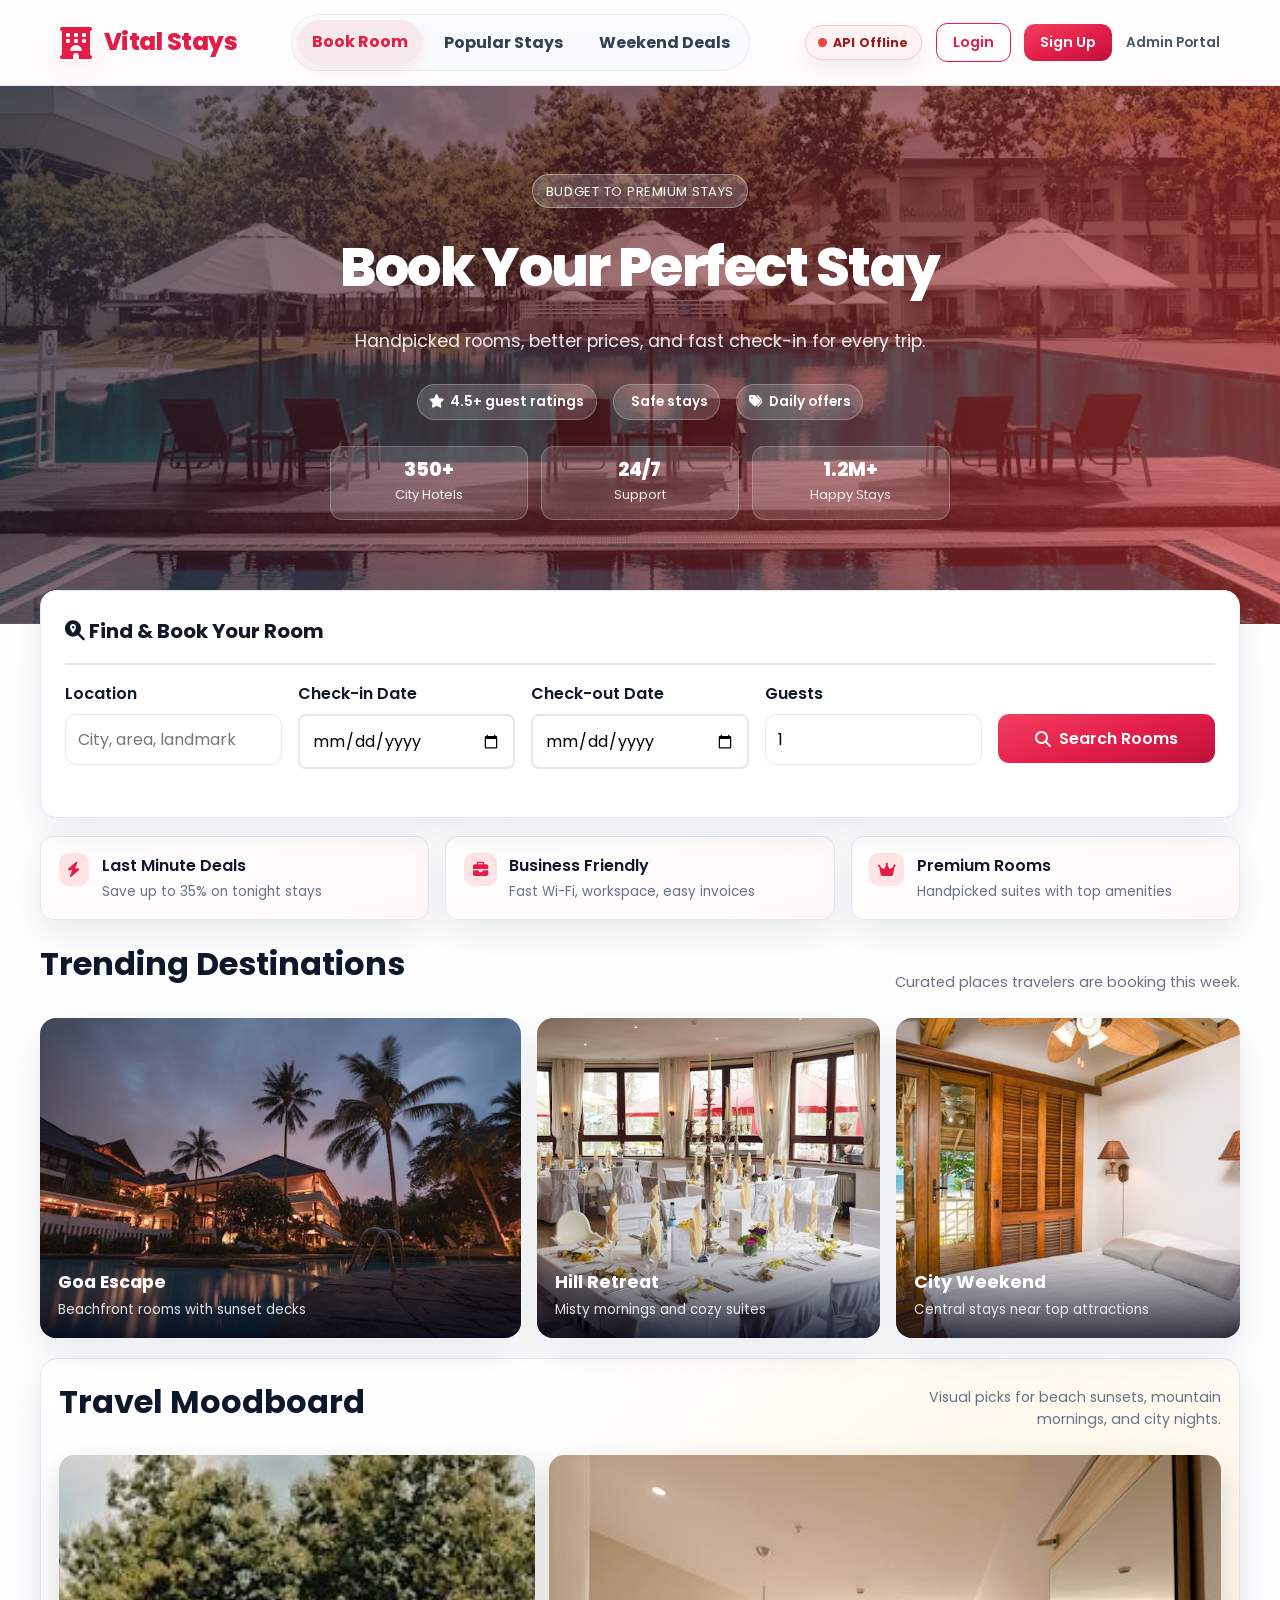
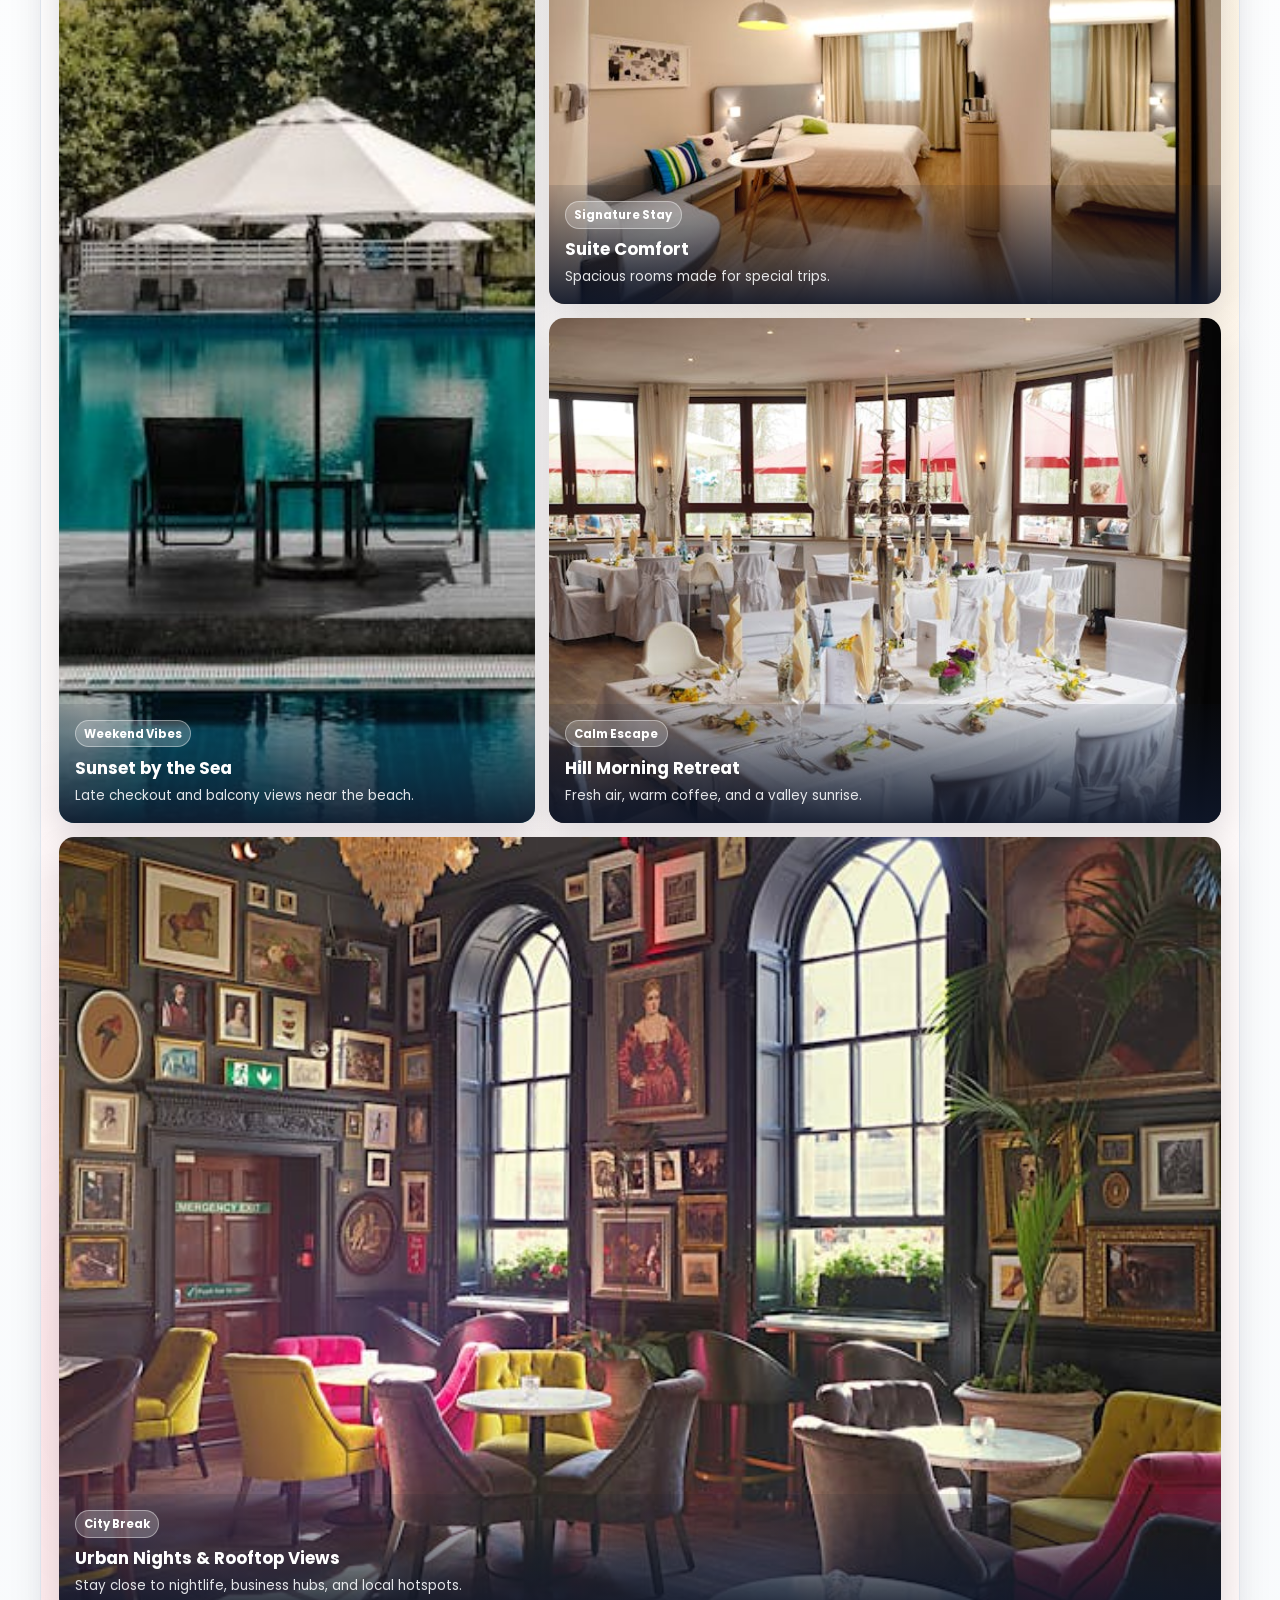
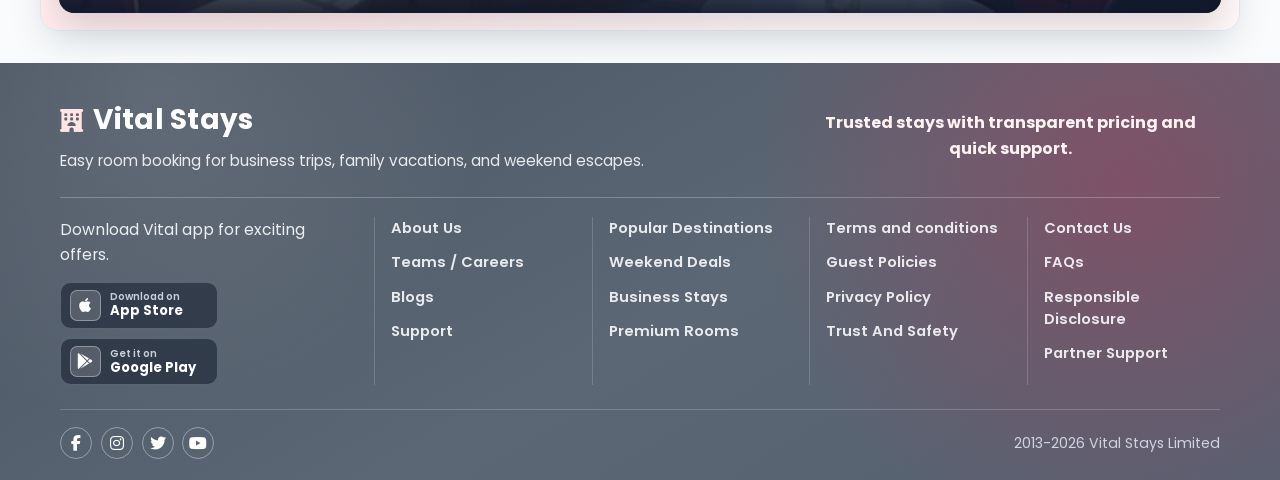
<file: frontend/index.html>
<!DOCTYPE html>
<html lang="en">
<head>
    <meta charset="UTF-8">
    <meta name="viewport" content="width=device-width, initial-scale=1.0">
    <title>Vital - Book a Room</title>
    <link href="https://cdnjs.cloudflare.com/ajax/libs/font-awesome/6.4.0/css/all.min.css" rel="stylesheet">
    <link href="https://fonts.googleapis.com/css2?family=Poppins:wght@400;600;700;800&display=swap" rel="stylesheet">
    <link rel="stylesheet" href="css/style.css?v=20260417-1">
    <link rel="stylesheet" href="css/customer.css?v=20260418-28">
</head>
<body>
    <!-- Navigation -->
    <nav class="navbar">
        <div class="container">
            <div class="navbar-brand">
                <i class="fas fa-hotel"></i>
                <span data-setting-key="site.brandName">Vital Stays</span>
            </div>
            <button class="mobile-nav-toggle" type="button" aria-label="Open menu" onclick="toggleMobileNav()">
                <i class="fas fa-bars"></i>
            </button>
            <div class="navbar-menu">
                <a href="#" class="nav-link active">Book Room</a>
                <a id="desktopMyBookingsNavLink" href="page/bookings.html" class="nav-link">My Bookings</a>
                <a href="#popular-stays" class="nav-link">Popular Stays</a>
                <a href="#weekend-deals" class="nav-link">Weekend Deals</a>
            </div>
            <div class="navbar-actions">
                <span id="backendHealthBadge" class="backend-health-badge checking" title="Backend connection status">
                    <span class="health-dot" aria-hidden="true"></span>
                    <span id="backendHealthLabel">Checking API</span>
                </span>
                <button id="userProfileBtn" class="navbar-profile-btn" type="button" style="display: none;" onclick="toggleAccountMenu()" aria-label="Open account menu" aria-expanded="false" aria-controls="accountMenu" aria-haspopup="menu">
                    <span class="navbar-profile-avatar-shell">
                        <img id="userProfileAvatar" src="img/profile-placeholder.svg" alt="Profile">
                        <span id="userProfileInitials" class="navbar-profile-initials">C</span>
                    </span>
                    <span class="navbar-profile-copy">
                        <span id="userFirstNameNav" class="navbar-profile-name">Guest</span>
                    </span>
                    <span class="navbar-profile-caret" aria-hidden="true">
                        <i class="fas fa-angle-down"></i>
                    </span>
                </button>
                <div id="accountMenu" class="account-menu" role="menu" aria-hidden="true">
                    <button type="button" class="account-menu-item" role="menuitem" onclick="handleAccountMenuAction('profile')">
                        <i class="fas fa-user"></i>
                        <span>My Profile</span>
                    </button>
                    <button type="button" class="account-menu-item" role="menuitem" onclick="handleAccountMenuAction('bookings')">
                        <i class="fas fa-calendar-check"></i>
                        <span>My Bookings</span>
                    </button>
                    <button type="button" class="account-menu-item" role="menuitem" onclick="handleAccountMenuAction('support')">
                        <i class="fas fa-life-ring"></i>
                        <span>Support</span>
                    </button>
                    <button type="button" class="account-menu-item account-menu-item-danger" role="menuitem" onclick="handleAccountMenuAction('logout')">
                        <i class="fas fa-sign-out-alt"></i>
                        <span>Logout</span>
                    </button>
                </div>
                <button id="userLogoutBtn" class="btn btn-outline btn-sm" style="display: none;" onclick="requestLogoutConfirmation()">Logout</button>
                <button id="userLoginBtn" class="btn btn-outline btn-sm" onclick="showUserLoginModal()">Login</button>
                <button id="userSignupBtn" class="btn btn-primary btn-sm" onclick="showUserSignupModal()">Sign Up</button>
                <a href="#" class="admin-portal-link" onclick="showAdminLoginModal()">Admin Portal</a>
            </div>
        </div>
    </nav>

    <div id="mobileNavOverlay" class="mobile-nav-overlay" onclick="closeMobileNav()"></div>
    <aside id="mobileNavDrawer" class="mobile-nav-drawer" aria-hidden="true">
        <div class="mobile-nav-header">
            <div class="navbar-brand">
                <i class="fas fa-hotel"></i>
                <span data-setting-key="site.brandName">Vital Stays</span>
            </div>
            <button type="button" class="mobile-nav-close" aria-label="Close menu" onclick="closeMobileNav()">
                <i class="fas fa-xmark"></i>
            </button>
        </div>

        <div class="mobile-nav-content">
            <div class="mobile-nav-links">
                <a href="#" onclick="closeMobileNav(); return false;">Book Room</a>
                <a href="page/profile.html" onclick="closeMobileNav();">Profile</a>
                <a href="page/bookings.html" onclick="closeMobileNav();">My Bookings</a>
                <a href="page/support-chat.html" onclick="closeMobileNav();">Support</a>
                <a href="#popular-stays" onclick="closeMobileNav();">Popular Stays</a>
                <a href="#weekend-deals" onclick="closeMobileNav();">Weekend Deals</a>
            </div>

            <div class="mobile-nav-auth">
                <span id="mobileUserGreeting" class="user-greeting" style="display: none;"></span>
                <button id="mobileUserLoginBtn" class="btn btn-outline btn-block" onclick="showUserLoginModal(); closeMobileNav();">Login</button>
                <button id="mobileUserSignupBtn" class="btn btn-primary btn-block" onclick="showUserSignupModal(); closeMobileNav();">Sign Up</button>
                <button id="mobileUserLogoutBtn" class="btn btn-outline btn-block" style="display: none;" onclick="requestLogoutConfirmation(true)">Logout</button>
            </div>

            <div class="mobile-nav-account" id="mobileAccountMenuSection">
                <p class="mobile-nav-section-title">My Account</p>
                <button type="button" class="mobile-account-item" onclick="handleMobileAccountAction('profile')">
                    <i class="fas fa-user"></i>
                    <span>My Profile</span>
                </button>
                <button type="button" class="mobile-account-item" onclick="handleMobileAccountAction('bookings')">
                    <i class="fas fa-calendar-check"></i>
                    <span>My Bookings</span>
                </button>
                <button type="button" class="mobile-account-item" onclick="handleMobileAccountAction('support')">
                    <i class="fas fa-life-ring"></i>
                    <span>Support</span>
                </button>
                <button type="button" class="mobile-account-item mobile-account-item-danger" onclick="handleMobileAccountAction('logout')">
                    <i class="fas fa-sign-out-alt"></i>
                    <span>Logout</span>
                </button>
            </div>

            <div class="mobile-nav-admin">
                <p class="mobile-nav-section-title">Admin Access</p>
                <a id="mobileAdminPortalLink" href="#" class="btn btn-secondary btn-block mobile-admin-btn" onclick="showAdminLoginModal(); closeMobileNav();">
                    <i class="fas fa-user-shield"></i> Admin Portal
                </a>
            </div>

            <div class="mobile-nav-health">
                <span id="mobileBackendHealthBadge" class="backend-health-badge checking">
                    <span class="health-dot" aria-hidden="true"></span>
                    <span id="mobileBackendHealthLabel">Checking API</span>
                </span>
            </div>
        </div>
    </aside>

    <!-- Alerts Container -->
    <div id="alertContainer"></div>

    <!-- Hero Section -->
    <section class="hero">
        <div class="hero-content">
            <span class="hero-pill">Budget to Premium Stays</span>
            <h1 data-setting-key="hero.title">Book Your Perfect Stay</h1>
            <p data-setting-key="hero.subtitle">Handpicked rooms, better prices, and fast check-in for every trip.</p>
            <div class="hero-trust">
                <span><i class="fas fa-star"></i> 4.5+ guest ratings</span>
                <span><i class="fas fa-shield-check"></i> Safe stays</span>
                <span><i class="fas fa-tags"></i> Daily offers</span>
            </div>
            <div class="hero-metrics">
                <article>
                    <strong data-setting-key="hero.metric.hotels">350+</strong>
                    <span>City Hotels</span>
                </article>
                <article>
                    <strong data-setting-key="hero.metric.support">24/7</strong>
                    <span>Support</span>
                </article>
                <article>
                    <strong data-setting-key="hero.metric.happy">1.2M+</strong>
                    <span>Happy Stays</span>
                </article>
            </div>
        </div>
    </section>

    <!-- Main Content -->
    <div class="container py-4">
        <!-- Booking Form -->
        <section class="booking-section">
            <div class="card">
                <div class="card-header">
                    <i class="fas fa-magnifying-glass-location"></i> Find & Book Your Room
                </div>
                <div class="card-body">
                    <form id="bookingForm" class="booking-form">
                        <div class="form-row">
                            <div class="form-group">
                                <label for="location">Location</label>
                                <input type="text" id="location" placeholder="City, area, landmark" required>
                            </div>
                            <div class="form-group">
                                <label for="checkIn">Check-in Date</label>
                                <input type="date" id="checkIn" required min="">
                            </div>
                            <div class="form-group">
                                <label for="checkOut">Check-out Date</label>
                                <input type="date" id="checkOut" required min="">
                            </div>
                            <div class="form-group">
                                <label for="guests">Guests</label>
                                <input type="number" id="guests" min="1" max="4" value="1" required>
                            </div>
                            <div class="form-group">
                                <label>&nbsp;</label>
                                <button type="button" class="btn btn-primary btn-block" onclick="searchRooms()">
                                    <i class="fas fa-search"></i> Search Rooms
                                </button>
                            </div>
                        </div>
                    </form>
                </div>
            </div>
        </section>

        <section class="offer-strip">
            <div class="offer-card">
                <i class="fas fa-bolt"></i>
                <div>
                    <h4 data-setting-key="offer.1.title">Last Minute Deals</h4>
                    <p data-setting-key="offer.1.desc">Save up to 35% on tonight stays</p>
                </div>
            </div>
            <div class="offer-card">
                <i class="fas fa-briefcase"></i>
                <div>
                    <h4 data-setting-key="offer.2.title">Business Friendly</h4>
                    <p data-setting-key="offer.2.desc">Fast Wi-Fi, workspace, easy invoices</p>
                </div>
            </div>
            <div class="offer-card">
                <i class="fas fa-crown"></i>
                <div>
                    <h4 data-setting-key="offer.3.title">Premium Rooms</h4>
                    <p data-setting-key="offer.3.desc">Handpicked suites with top amenities</p>
                </div>
            </div>
        </section>

        <section id="popular-stays" class="destination-section">
            <div class="destination-head">
                <h2>Trending Destinations</h2>
                <p class="text-muted">Curated places travelers are booking this week.</p>
            </div>
            <div class="destination-grid">
                <article class="destination-card destination-large">
                    <img src="img/pexels-pixabay-258154.jpg" alt="Goa beach stay">
                    <div class="destination-overlay">
                        <h3>Goa Escape</h3>
                        <p>Beachfront rooms with sunset decks</p>
                    </div>
                </article>
                <article class="destination-card">
                    <img src="img/pexels-pixabay-265947.jpg" alt="Mountain valley retreat">
                    <div class="destination-overlay">
                        <h3>Hill Retreat</h3>
                        <p>Misty mornings and cozy suites</p>
                    </div>
                </article>
                <article class="destination-card">
                    <img src="img/room12.jpg" alt="Urban skyline stay">
                    <div class="destination-overlay">
                        <h3>City Weekend</h3>
                        <p>Central stays near top attractions</p>
                    </div>
                </article>
            </div>
        </section>

        <section id="weekend-deals" class="inspiration-section">
            <div class="inspiration-header">
                <h2>Travel Moodboard</h2>
                <p class="text-muted">Visual picks for beach sunsets, mountain mornings, and city nights.</p>
            </div>
            <div class="inspiration-grid">
                <article class="inspiration-card tall-card">
                    <img src="img/cover.jpg" alt="Sunset seaside getaway">
                    <div class="inspiration-overlay">
                        <span class="inspiration-tag">Weekend Vibes</span>
                        <h3>Sunset by the Sea</h3>
                        <p>Late checkout and balcony views near the beach.</p>
                    </div>
                </article>
                <article class="inspiration-card">
                    <img src="img/room11.jpg" alt="Luxury suite experience">
                    <div class="inspiration-overlay">
                        <span class="inspiration-tag">Signature Stay</span>
                        <h3>Suite Comfort</h3>
                        <p>Spacious rooms made for special trips.</p>
                    </div>
                </article>
                <article class="inspiration-card">
                    <img src="img/pexels-pixabay-265947.jpg" alt="Mountain retreat with valley view">
                    <div class="inspiration-overlay">
                        <span class="inspiration-tag">Calm Escape</span>
                        <h3>Hill Morning Retreat</h3>
                        <p>Fresh air, warm coffee, and a valley sunrise.</p>
                    </div>
                </article>
                <article class="inspiration-card wide-card">
                    <img src="img/room13.jpg" alt="City skyline lifestyle stay">
                    <div class="inspiration-overlay">
                        <span class="inspiration-tag">City Break</span>
                        <h3>Urban Nights & Rooftop Views</h3>
                        <p>Stay close to nightlife, business hubs, and local hotspots.</p>
                    </div>
                </article>
            </div>
        </section>

        <!-- Available Rooms - Hidden on home page, shown on dedicated page -->
        <section id="availableRoomsSection" class="rooms-section mt-4" style="display: none;">
            <div class="rooms-section-head">
                <div>
                    <h2>Available Rooms</h2>
                    <p id="roomsResultsMeta" class="text-muted">Enter dates to view available rooms</p>
                </div>
            </div>
            <div id="roomsContainer" class="grid"></div>
        </section>
    </div>

    <footer class="mega-footer">
        <div class="container">
            <div class="mega-footer-top">
                <div class="footer-brand-block">
                    <div class="footer-logo-row">
                        <i class="fas fa-hotel"></i>
                        <h3>Vital Stays</h3>
                    </div>
                    <p>Easy room booking for business trips, family vacations, and weekend escapes.</p>
                </div>
                <div class="footer-network-copy">Trusted stays with transparent pricing and quick support.</div>
            </div>

            <div class="footer-upper-grid">
                <div class="footer-app-block">
                    <p>Download Vital app for exciting offers.</p>
                    <div class="footer-store-badges">
                        <a href="#" class="store-badge">
                            <i class="fab fa-apple" aria-hidden="true"></i>
                            <span>
                                <small>Download on</small>
                                App Store
                            </span>
                        </a>
                        <a href="#" class="store-badge">
                            <i class="fab fa-google-play" aria-hidden="true"></i>
                            <span>
                                <small>Get it on</small>
                                Google Play
                            </span>
                        </a>
                    </div>
                </div>

                <div class="footer-upper-links">
                    <a href="#">About Us</a>
                    <a href="#">Teams / Careers</a>
                    <a href="#">Blogs</a>
                    <a href="#">Support</a>
                </div>

                <div class="footer-upper-links">
                    <a href="#">Popular Destinations</a>
                    <a href="#">Weekend Deals</a>
                    <a href="#">Business Stays</a>
                    <a href="#">Premium Rooms</a>
                </div>

                <div class="footer-upper-links">
                    <a href="#">Terms and conditions</a>
                    <a href="#">Guest Policies</a>
                    <a href="#">Privacy Policy</a>
                    <a href="#">Trust And Safety</a>
                </div>

                <div class="footer-upper-links">
                    <a href="#">Contact Us</a>
                    <a href="#">FAQs</a>
                    <a href="#">Responsible Disclosure</a>
                    <a href="#">Partner Support</a>
                </div>
            </div>

            <div class="mega-footer-bottom">
                <div class="footer-socials">
                    <a href="#" aria-label="Facebook"><i class="fab fa-facebook-f"></i></a>
                    <a href="#" aria-label="Instagram"><i class="fab fa-instagram"></i></a>
                    <a href="#" aria-label="Twitter"><i class="fab fa-twitter"></i></a>
                    <a href="#" aria-label="YouTube"><i class="fab fa-youtube"></i></a>
                </div>
                <p>2013-2026 Vital Stays Limited</p>
            </div>
        </div>
    </footer>

    <!-- Booking Modal -->
    <div id="bookingModal" class="modal">
        <div class="modal-content">
            <div class="modal-header">
                <h2>Complete Your Booking</h2>
                <button type="button" class="modal-close" onclick="closeBookingModal()" aria-label="Close dialog">&times;</button>
            </div>
            <div class="modal-body">
                <div id="bookingSummary" class="card mb-3">
                    <div class="card-body">
                        <div class="flex-between mb-2">
                            <span><strong>Room:</strong></span>
                            <span id="summaryRoom"></span>
                        </div>
                        <div class="flex-between mb-2">
                            <span><strong>Check-in:</strong></span>
                            <span id="summaryCheckIn"></span>
                        </div>
                        <div class="flex-between mb-2">
                            <span><strong>Check-out:</strong></span>
                            <span id="summaryCheckOut"></span>
                        </div>
                        <div class="flex-between mb-2">
                            <span><strong>Price per Night:</strong></span>
                            <span id="summaryPrice"></span>
                        </div>
                        <div class="flex-between booking-total-row">
                            <span>Total:</span>
                            <span id="summaryTotal"></span>
                        </div>
                    </div>
                </div>

                <form id="customerForm" class="form-section">
                    <div class="form-group">
                        <label for="customerName">Full Name *</label>
                        <input type="text" id="customerName" placeholder="Enter your full name" required>
                    </div>
                    <div class="form-group">
                        <label for="customerEmail">Email Address *</label>
                        <input type="email" id="customerEmail" placeholder="Enter your email" required>
                    </div>
                    <div class="form-group">
                        <label for="customerPhone">Phone Number *</label>
                        <div class="phone-field">
                            <div class="country-code-shell">
                                <button type="button" class="country-code-trigger" aria-haspopup="listbox" aria-expanded="false">
                                    <span class="country-code-display">+91</span>
                                    <i class="fas fa-chevron-down country-code-caret" aria-hidden="true"></i>
                                </button>
                                <select id="customerCountryCode" class="country-code-select" aria-label="Country code">
                                    <option value="91" selected>+91 India</option>
                                    <option value="1">+1 USA / Canada</option>
                                    <option value="44">+44 United Kingdom</option>
                                    <option value="61">+61 Australia</option>
                                    <option value="971">+971 United Arab Emirates</option>
                                    <option value="880">+880 Bangladesh</option>
                                    <option value="94">+94 Sri Lanka</option>
                                    <option value="977">+977 Nepal</option>
                                    <option value="49">+49 Germany</option>
                                    <option value="33">+33 France</option>
                                    <option value="39">+39 Italy</option>
                                    <option value="34">+34 Spain</option>
                                    <option value="31">+31 Netherlands</option>
                                    <option value="41">+41 Switzerland</option>
                                    <option value="47">+47 Norway</option>
                                    <option value="46">+46 Sweden</option>
                                    <option value="45">+45 Denmark</option>
                                    <option value="65">+65 Singapore</option>
                                    <option value="60">+60 Malaysia</option>
                                    <option value="66">+66 Thailand</option>
                                    <option value="81">+81 Japan</option>
                                    <option value="82">+82 South Korea</option>
                                    <option value="86">+86 China</option>
                                    <option value="7">+7 Kazakhstan / Russia</option>
                                </select>
                                <div class="country-code-dropdown" hidden>
                                    <input type="text" class="country-code-search" placeholder="Search country or code">
                                    <div class="country-code-options" role="listbox"></div>
                                </div>
                            </div>
                            <input type="tel" id="customerPhone" placeholder="Enter phone number" inputmode="numeric" autocomplete="tel-national" required>
                        </div>
                    </div>
                    <div class="form-group">
                        <label for="specialRequests">Special Requests</label>
                        <textarea id="specialRequests" placeholder="Any special requests?" rows="3"></textarea>
                    </div>
                </form>
            </div>
            <div class="modal-footer">
                <button type="button" class="btn btn-secondary" onclick="closeBookingModal()">Cancel</button>
                <button type="button" id="proceedPaymentBtn" class="btn btn-primary" onclick="proceedToPayment(event)">
                    <i class="fas fa-credit-card"></i> Proceed to Payment
                </button>
            </div>
        </div>
    </div>

    <!-- Payment Modal -->
    <div id="paymentModal" class="modal">
        <div class="modal-content">
            <div class="modal-header">
                <h2>Payment</h2>
                <button type="button" class="modal-close" onclick="closePaymentModal()" aria-label="Close dialog">&times;</button>
            </div>
            <div class="modal-body">
                <div id="paymentSummary" class="card mb-3">
                    <div class="card-body">
                        <div class="flex-between mb-2">
                            <span>Amount to Pay:</span>
                            <span id="paymentAmount" class="payment-amount-value"></span>
                        </div>
                        <div class="flex-between">
                            <span>Payment Mode:</span>
                            <span id="paymentModeBadge" class="payment-mode-indicator payment-mode-test">Razorpay Test</span>
                        </div>
                    </div>
                </div>

                <div class="card mb-3 payment-qr-card">
                    <h3 class="payment-qr-title">Merchant QR Code</h3>
                    <img id="merchantQrCode" class="merchant-qr-image" alt="Merchant payment QR code">
                    <p class="text-muted mb-1" id="merchantQrNote">Scan to pay via UPI</p>
                    <p class="text-muted payment-qr-note">Payment will be verified after Razorpay or transaction confirmation.</p>
                </div>
                
                <p class="text-muted mb-3">Click the button below to proceed with Razorpay payment</p>
                <button type="button" id="razorpayBtn" class="btn btn-primary btn-block btn-lg" onclick="processPendingPayment(event)">
                    <i class="fas fa-lock"></i> Pay with Razorpay (Test Mode)
                </button>
                
                <div class="mt-3 p-3 card payment-test-card">
                    <p class="text-muted mb-1"><strong>Test Card Details:</strong></p>
                    <p class="text-muted mb-1">Card: 4111 1111 1111 1111</p>
                    <p class="text-muted mb-1">Expiry: Any future date</p>
                    <p class="text-muted">CVV: Any 3 digits</p>
                </div>
            </div>
        </div>
    </div>

    <!-- User Login Modal -->
    <div id="userLoginModal" class="modal">
        <div class="modal-content">
            <div class="modal-header">
                <h2>Login</h2>
                <button type="button" class="modal-close" onclick="closeUserLoginModal()" aria-label="Close dialog">&times;</button>
            </div>
            <div class="modal-body">
                <div id="userLoginAlert" class="form-alert-slot"></div>
                <form id="userLoginForm">
                    <div class="form-group">
                        <label for="userLoginEmail">Email Address</label>
                        <input type="email" id="userLoginEmail" placeholder="Enter your email" required>
                    </div>
                    <div class="form-group">
                        <label for="userLoginPassword">Password</label>
                        <div class="password-field">
                            <input type="password" id="userLoginPassword" placeholder="Enter your password" required>
                            <button type="button" class="password-toggle" data-target="userLoginPassword" aria-label="Show password" aria-pressed="false">
                                <i class="fas fa-eye" aria-hidden="true"></i>
                            </button>
                        </div>
                    </div>
                    <div class="form-group login-helper-row">
                        <a href="#" class="forgot-password-link" onclick="showForgotPasswordModal(); return false;">Forgot password?</a>
                    </div>
                    <button type="submit" class="btn btn-primary btn-block">Login</button>
                </form>
                <p class="form-help-text">New to Vital Stays? <a href="#" onclick="return switchModal('userLoginModal', 'userSignupModal')">Create an account</a></p>
                <div class="auth-divider"><span>or</span></div>
                <div id="googleLoginBlock" class="google-auth-block google-auth-panel" style="display: none;">
                    <div class="google-auth-copy">
                        <div class="google-auth-icon"><i class="fab fa-google"></i></div>
                        <div>
                            <h3>Fast secure login</h3>
                            <p class="text-muted mb-0">Use your Google account for a quicker, safer sign-in.</p>
                        </div>
                    </div>
                    <div id="googleLoginButton" class="google-signin-slot"></div>
                </div>
            </div>
        </div>
    </div>

    <!-- Forgot Password Modal -->
    <div id="forgotPasswordModal" class="modal">
        <div class="modal-content">
            <div class="modal-header">
                <h2>Reset Password</h2>
                <button type="button" class="modal-close" onclick="closeForgotPasswordModal()" aria-label="Close dialog">&times;</button>
            </div>
            <div class="modal-body">
                <div id="forgotPasswordAlert" class="form-alert-slot"></div>
                <p class="text-muted mb-3">Enter your email to receive a reset OTP, then set a new password.</p>
                <form id="forgotPasswordForm">
                    <div class="form-group">
                        <label for="forgotPasswordEmail">Email Address</label>
                        <input type="email" id="forgotPasswordEmail" placeholder="Enter your registered email" required>
                    </div>
                    <div class="form-group">
                        <label for="forgotPasswordOtp">OTP Code</label>
                        <input type="text" id="forgotPasswordOtp" placeholder="6-digit OTP" maxlength="6" inputmode="numeric" required>
                    </div>
                    <div class="form-group">
                        <label for="forgotPasswordNew">New Password</label>
                        <input type="password" id="forgotPasswordNew" placeholder="Minimum 6 characters" required>
                    </div>
                    <div class="form-group">
                        <label for="forgotPasswordConfirm">Confirm New Password</label>
                        <input type="password" id="forgotPasswordConfirm" placeholder="Re-enter new password" required>
                    </div>
                    <div class="modal-action-row">
                        <button type="button" id="forgotSendOtpBtn" class="btn btn-outline btn-block modal-action-btn" onclick="requestForgotPasswordOtp()">Send OTP</button>
                        <button type="submit" class="btn btn-primary btn-block modal-action-btn">Reset Password</button>
                    </div>
                </form>
            </div>
        </div>
    </div>

    <!-- User Signup Modal -->
    <div id="userSignupModal" class="modal">
        <div class="modal-content">
            <div class="modal-header">
                <h2>Create Account</h2>
                <button type="button" class="modal-close" onclick="closeUserSignupModal()" aria-label="Close dialog">&times;</button>
            </div>
            <div class="modal-body">
                <div id="userSignupAlert" class="form-alert-slot"></div>
                <form id="userSignupForm">
                    <div class="form-group">
                        <label for="signupName">Full Name</label>
                        <input type="text" id="signupName" placeholder="Enter full name" required>
                    </div>
                    <div class="form-group">
                        <label for="signupEmail">Email Address</label>
                        <input type="email" id="signupEmail" placeholder="Enter email" required>
                    </div>
                    <div class="form-group">
                        <label for="signupPhone">Phone Number</label>
                        <div class="phone-field">
                            <div class="country-code-shell">
                                <button type="button" class="country-code-trigger" aria-haspopup="listbox" aria-expanded="false">
                                    <span class="country-code-display">+91</span>
                                    <i class="fas fa-chevron-down country-code-caret" aria-hidden="true"></i>
                                </button>
                                <select id="signupCountryCode" class="country-code-select" aria-label="Country code">
                                    <option value="91" selected>+91 India</option>
                                    <option value="1">+1 USA / Canada</option>
                                    <option value="44">+44 United Kingdom</option>
                                    <option value="61">+61 Australia</option>
                                    <option value="971">+971 United Arab Emirates</option>
                                    <option value="880">+880 Bangladesh</option>
                                    <option value="94">+94 Sri Lanka</option>
                                    <option value="977">+977 Nepal</option>
                                    <option value="49">+49 Germany</option>
                                    <option value="33">+33 France</option>
                                    <option value="39">+39 Italy</option>
                                    <option value="34">+34 Spain</option>
                                    <option value="31">+31 Netherlands</option>
                                    <option value="41">+41 Switzerland</option>
                                    <option value="47">+47 Norway</option>
                                    <option value="46">+46 Sweden</option>
                                    <option value="45">+45 Denmark</option>
                                    <option value="65">+65 Singapore</option>
                                    <option value="60">+60 Malaysia</option>
                                    <option value="66">+66 Thailand</option>
                                    <option value="81">+81 Japan</option>
                                    <option value="82">+82 South Korea</option>
                                    <option value="86">+86 China</option>
                                    <option value="7">+7 Kazakhstan / Russia</option>
                                </select>
                                <div class="country-code-dropdown" hidden>
                                    <input type="text" class="country-code-search" placeholder="Search country or code">
                                    <div class="country-code-options" role="listbox"></div>
                                </div>
                            </div>
                            <input type="tel" id="signupPhone" placeholder="Enter phone number" inputmode="numeric" autocomplete="tel-national" required>
                        </div>
                    </div>
                    <div class="form-group">
                        <label for="signupPassword">Password</label>
                        <div class="password-field">
                            <input type="password" id="signupPassword" placeholder="Minimum 6 characters" required>
                            <button type="button" class="password-toggle" data-target="signupPassword" aria-label="Show password" aria-pressed="false">
                                <i class="fas fa-eye" aria-hidden="true"></i>
                            </button>
                        </div>
                    </div>
                    <button type="submit" class="btn btn-primary btn-block">Sign Up</button>
                </form>
                <p class="form-help-text">Already have an account? <a href="#" onclick="return switchModal('userSignupModal', 'userLoginModal')">Login</a></p>
                <div class="auth-divider"><span>or</span></div>
                <div id="googleSignupBlock" class="google-auth-block google-auth-panel" style="display: none;">
                    <div class="google-auth-copy">
                        <div class="google-auth-icon"><i class="fab fa-google"></i></div>
                        <div>
                            <h3>One-tap signup</h3>
                            <p class="text-muted mb-0">Create your account with Google and skip the extra typing.</p>
                        </div>
                    </div>
                    <div id="googleSignupButton" class="google-signin-slot"></div>
                </div>
            </div>
        </div>
    </div>

    <!-- Admin Login Modal -->
    <div id="adminLoginModal" class="modal">
        <div class="modal-content">
            <div class="modal-header">
                <h2>Admin Login</h2>
                <button type="button" class="modal-close" onclick="closeAdminLoginModal()" aria-label="Close dialog">&times;</button>
            </div>
            <div class="modal-body">
                <form id="adminLoginForm">
                    <div class="form-group">
                        <label for="adminLoginEmail">Email Address</label>
                        <input type="email" id="adminLoginEmail" placeholder="Enter admin email" required>
                    </div>
                    <div class="form-group">
                        <label for="adminLoginPassword">Password</label>
                        <input type="password" id="adminLoginPassword" placeholder="Enter password" required>
                    </div>
                    <button id="adminLoginBtn" type="submit" class="btn btn-primary btn-block">Admin Login</button>
                </form>
            </div>
        </div>
    </div>

    <!-- Signup OTP Modal -->
    <div id="signupOtpModal" class="modal">
        <div class="modal-content">
            <div class="modal-header">
                <h2>Verify Your OTP</h2>
                <button type="button" class="modal-close" onclick="closeSignupOtpModal()" aria-label="Close dialog">&times;</button>
            </div>
            <div class="modal-body">
                <div id="signupOtpAlert" class="form-alert-slot"></div>
                <p class="text-muted mb-3" id="signupOtpMessage">Enter the verification code sent to your email.</p>
                <form id="signupOtpForm">
                    <div class="form-group">
                        <label for="signupOtpCode">OTP Code</label>
                        <input type="text" id="signupOtpCode" placeholder="6-digit code" maxlength="6" inputmode="numeric" required>
                    </div>
                    <div class="modal-action-row">
                        <button type="submit" class="btn btn-primary btn-block modal-action-btn">Verify OTP</button>
                        <button type="button" class="btn btn-outline btn-block modal-action-btn" onclick="resendSignupOtp()">Resend OTP</button>
                    </div>
                </form>
            </div>
        </div>
    </div>

    <div id="profileCropModal" class="modal profile-crop-modal">
        <div class="modal-content">
            <div class="modal-header">
                <h2>Crop Profile Image</h2>
                <button type="button" class="modal-close" onclick="closeProfileCropModal()" aria-label="Close dialog">&times;</button>
            </div>
            <div class="modal-body">
                <p class="text-muted mb-2">Drag image to position. Use slider to zoom.</p>
                <div class="profile-crop-canvas-wrap">
                    <canvas id="profileCropCanvas" width="320" height="320" aria-label="Profile crop preview"></canvas>
                </div>
                <div class="profile-crop-controls">
                    <label for="profileCropZoom">Zoom</label>
                    <input id="profileCropZoom" type="range" min="1" max="3" step="0.01" value="1">
                </div>
            </div>
            <div class="modal-footer">
                <button class="btn btn-secondary" onclick="closeProfileCropModal(true)">Cancel</button>
                <button id="profileCropApplyBtn" class="btn btn-primary" onclick="applyProfileImageCrop()">Apply Crop</button>
            </div>
        </div>
    </div>

    <!-- Success Modal -->
    <div id="successModal" class="modal">
        <div class="modal-content">
            <div class="modal-body text-center py-4">
                <i class="fas fa-check-circle success-modal-icon"></i>
                <h2>Booking Confirmed!</h2>
                <p id="successMessage" class="text-muted mb-3"></p>
                <button class="btn btn-primary" onclick="resetBooking()">Book Another Room</button>
            </div>
        </div>
    </div>

    <!-- Logout Confirmation Modal -->
    <div id="logoutConfirmModal" class="modal">
        <div class="modal-content confirm-modal">
            <div class="modal-header confirm-modal-header">
                <div>
                    <p class="confirm-modal-kicker">Confirm logout</p>
                    <h2 id="logoutConfirmTitle">Logout</h2>
                </div>
                <button type="button" class="modal-close" onclick="closeCustomerConfirmModal()" aria-label="Close dialog">&times;</button>
            </div>
            <div class="modal-body">
                <p id="logoutConfirmMessage" class="confirm-modal-message">Do you want to log out from your account?</p>
            </div>
            <div class="modal-footer">
                <button type="button" class="btn btn-outline" onclick="closeCustomerConfirmModal()">Cancel</button>
                <button id="confirmLogoutBtn" type="button" class="btn btn-danger" onclick="runCustomerConfirmAction()">Logout</button>
            </div>
        </div>
    </div>

    <!-- Loading Overlay -->
    <div id="loadingOverlay" class="loading-overlay is-hidden">
        <div class="spinner"></div>
    </div>

    <script src="js/api.js?v=20260417-19"></script>
    <script src="js/customer.js?v=20260418-29"></script>
    <script src="https://accounts.google.com/gsi/client" async defer onload="if (window.initializeGoogleAuth) { window.initializeGoogleAuth(); }"></script>
    <script src="https://checkout.razorpay.com/v1/checkout.js"></script>
</body>
</html>
</file>
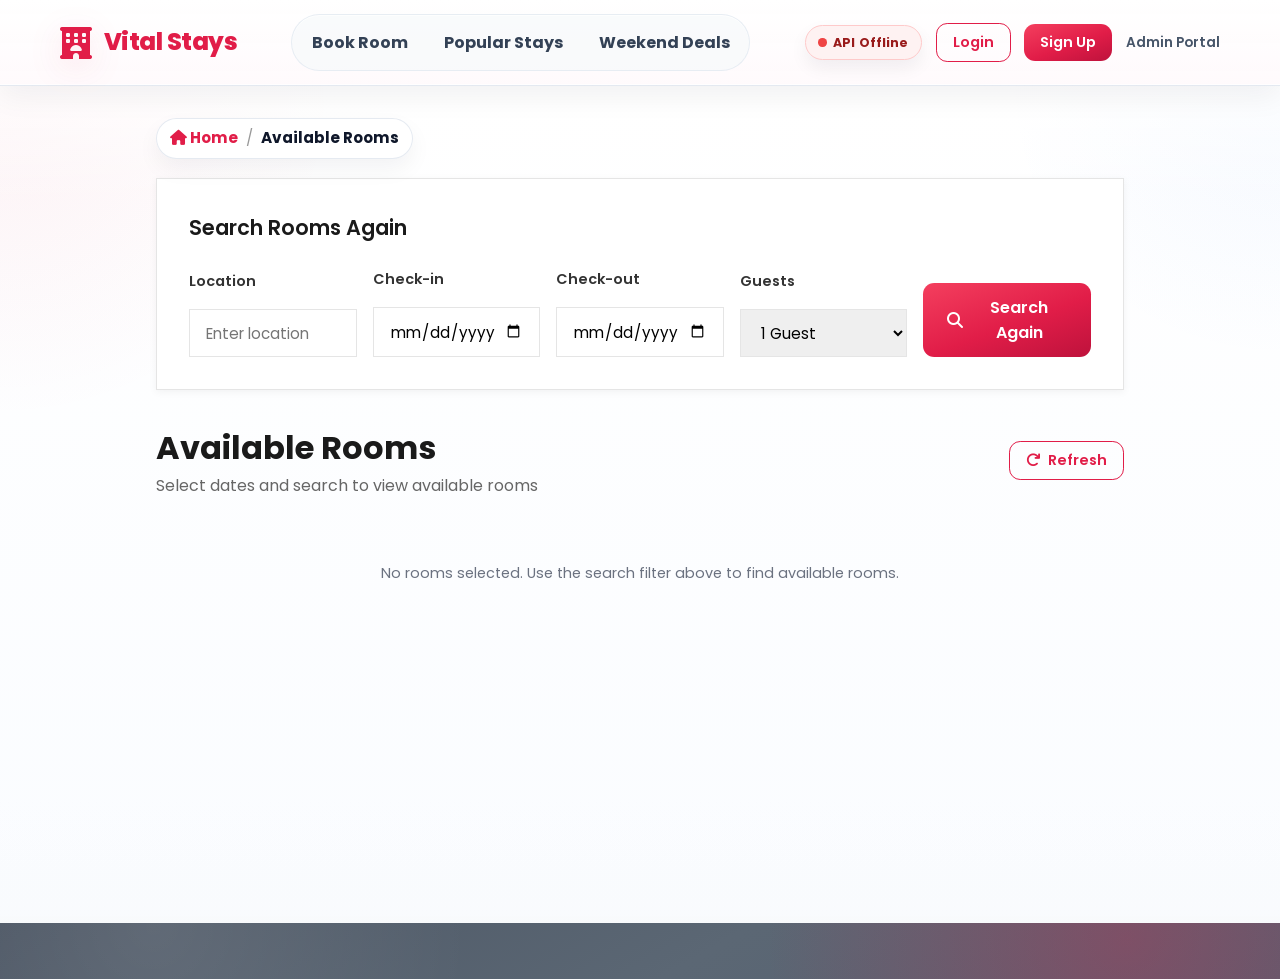
<file: frontend/page/available-rooms.html>
<!DOCTYPE html>
<html lang="en">
<head>
    <meta charset="UTF-8">
    <meta name="viewport" content="width=device-width, initial-scale=1.0">
    <title>Available Rooms - Vital Stays</title>
    <link href="https://cdnjs.cloudflare.com/ajax/libs/font-awesome/6.4.0/css/all.min.css" rel="stylesheet">
    <link href="https://fonts.googleapis.com/css2?family=Poppins:wght@400;600;700;800&display=swap" rel="stylesheet">
    <link rel="stylesheet" href="../css/style.css?v=20260417-1">
    <link rel="stylesheet" href="../css/customer.css?v=20260418-28">
    <link rel="stylesheet" href="../css/page.css">
</head>
<body>
    <div id="alertContainer"></div>

    <!-- Navigation -->
    <nav class="navbar">
        <div class="container">
            <div class="navbar-brand">
                <i class="fas fa-hotel"></i>
                <span data-setting-key="site.brandName">Vital Stays</span>
            </div>
            <button class="mobile-nav-toggle" type="button" aria-label="Open menu" onclick="toggleMobileNav()">
                <i class="fas fa-bars"></i>
            </button>
            <div class="navbar-menu">
                <a href="../" class="nav-link">Book Room</a>
                <a id="desktopMyBookingsNavLink" href="bookings.html" class="nav-link">My Bookings</a>
                <a href="../#popular-stays" class="nav-link">Popular Stays</a>
                <a href="../#weekend-deals" class="nav-link">Weekend Deals</a>
            </div>
            <div class="navbar-actions">
                <span id="backendHealthBadge" class="backend-health-badge checking" title="Backend connection status">
                    <span class="health-dot" aria-hidden="true"></span>
                    <span id="backendHealthLabel">Checking API</span>
                </span>
                <button id="userProfileBtn" class="navbar-profile-btn" type="button" style="display: none;" onclick="toggleAccountMenu()" aria-label="Open account menu" aria-expanded="false" aria-controls="accountMenu" aria-haspopup="menu">
                    <span class="navbar-profile-avatar-shell">
                        <img id="userProfileAvatar" src="../img/profile-placeholder.svg" alt="Profile">
                        <span id="userProfileInitials" class="navbar-profile-initials">C</span>
                    </span>
                    <span class="navbar-profile-copy">
                        <span id="userFirstNameNav" class="navbar-profile-name">Guest</span>
                    </span>
                    <span class="navbar-profile-caret" aria-hidden="true">
                        <i class="fas fa-angle-down"></i>
                    </span>
                </button>
                <div id="accountMenu" class="account-menu" role="menu" aria-hidden="true">
                    <button type="button" class="account-menu-item" role="menuitem" onclick="handleAccountMenuAction('profile')">
                        <i class="fas fa-user"></i>
                        <span>My Profile</span>
                    </button>
                    <button type="button" class="account-menu-item" role="menuitem" onclick="handleAccountMenuAction('bookings')">
                        <i class="fas fa-calendar-check"></i>
                        <span>My Bookings</span>
                    </button>
                    <button type="button" class="account-menu-item" role="menuitem" onclick="handleAccountMenuAction('support')">
                        <i class="fas fa-life-ring"></i>
                        <span>Support</span>
                    </button>
                    <button type="button" class="account-menu-item account-menu-item-danger" role="menuitem" onclick="handleAccountMenuAction('logout')">
                        <i class="fas fa-sign-out-alt"></i>
                        <span>Logout</span>
                    </button>
                </div>
                <button id="userLogoutBtn" class="btn btn-outline btn-sm" style="display: none;" onclick="requestLogoutConfirmation()">Logout</button>
                <button id="userLoginBtn" class="btn btn-outline btn-sm" onclick="showUserLoginModal()">Login</button>
                <button id="userSignupBtn" class="btn btn-primary btn-sm" onclick="showUserSignupModal()">Sign Up</button>
                <a href="#" class="admin-portal-link" onclick="showAdminLoginModal(); return false;">Admin Portal</a>
            </div>
        </div>
    </nav>

    <div id="mobileNavOverlay" class="mobile-nav-overlay" onclick="closeMobileNav()"></div>
    <aside id="mobileNavDrawer" class="mobile-nav-drawer" aria-hidden="true">
        <div class="mobile-nav-header">
            <div class="navbar-brand">
                <i class="fas fa-hotel"></i>
                <span data-setting-key="site.brandName">Vital Stays</span>
            </div>
            <button type="button" class="mobile-nav-close" aria-label="Close menu" onclick="closeMobileNav()">
                <i class="fas fa-xmark"></i>
            </button>
        </div>

        <div class="mobile-nav-content">
            <div class="mobile-nav-links">
                <a href="../" onclick="closeMobileNav();">Book Room</a>
                <a href="profile.html" onclick="closeMobileNav();">Profile</a>
                <a href="bookings.html" onclick="closeMobileNav();">My Bookings</a>
                <a href="support-chat.html" onclick="closeMobileNav();">Support</a>
                <a href="../#popular-stays" onclick="closeMobileNav();">Popular Stays</a>
                <a href="../#weekend-deals" onclick="closeMobileNav();">Weekend Deals</a>
            </div>

            <div class="mobile-nav-auth">
                <span id="mobileUserGreeting" class="user-greeting" style="display: none;"></span>
                <button id="mobileUserLoginBtn" class="btn btn-outline btn-block" onclick="showUserLoginModal(); closeMobileNav();">Login</button>
                <button id="mobileUserSignupBtn" class="btn btn-primary btn-block" onclick="showUserSignupModal(); closeMobileNav();">Sign Up</button>
                <button id="mobileUserLogoutBtn" class="btn btn-outline btn-block" style="display: none;" onclick="requestLogoutConfirmation(true)">Logout</button>
            </div>

            <div class="mobile-nav-account" id="mobileAccountMenuSection"></div>
        </div>
    </aside>

    <!-- Main Content -->
    <div class="page-wrapper">
        <div class="container">
            <!-- Breadcrumb Navigation -->
            <div class="breadcrumb-nav">
                <a href="../" class="breadcrumb-link"><i class="fas fa-home"></i> Home</a>
                <span class="breadcrumb-separator">/</span>
                <span class="breadcrumb-current">Available Rooms</span>
            </div>

            <!-- Search Filter Bar -->
            <section class="rooms-search-filter">
                <div class="search-filter-header">
                    <h2>Search Rooms Again</h2>
                </div>
                <div class="search-filter-form">
                    <div class="search-filter-group">
                        <label for="filterLocation">Location</label>
                        <input type="text" id="filterLocation" placeholder="Enter location" value="">
                    </div>
                    <div class="search-filter-group">
                        <label for="filterCheckIn">Check-in</label>
                        <input type="date" id="filterCheckIn" value="">
                    </div>
                    <div class="search-filter-group">
                        <label for="filterCheckOut">Check-out</label>
                        <input type="date" id="filterCheckOut" value="">
                    </div>
                    <div class="search-filter-group">
                        <label for="filterGuests">Guests</label>
                        <select id="filterGuests">
                            <option value="1">1 Guest</option>
                            <option value="2">2 Guests</option>
                            <option value="3">3 Guests</option>
                            <option value="4">4 Guests</option>
                        </select>
                    </div>
                    <button class="btn btn-primary" onclick="applyRoomFilter()">
                        <i class="fas fa-search"></i> Search Again
                    </button>
                </div>
            </section>

            <!-- Available Rooms Section -->
            <section class="rooms-results-section">
                <div class="rooms-results-head">
                    <div>
                        <h2>Available Rooms</h2>
                        <p id="roomsResultsMeta" class="text-muted">Select dates and search to view available rooms</p>
                    </div>
                    <button class="btn btn-outline btn-sm" onclick="refreshAvailableRooms()" title="Refresh rooms">
                        <i class="fas fa-redo"></i> Refresh
                    </button>
                </div>
                <div id="roomsContainer" class="grid">
                    <p class="text-muted text-center" style="grid-column: 1/-1; padding: 2rem;">No rooms selected. Use the search filter above to find available rooms.</p>
                </div>
            </section>
        </div>
    </div>

    <!-- Modals (shared) -->
    <div id="userLoginModal" class="modal" role="dialog" aria-hidden="true" aria-labelledby="userLoginModalTitle">
        <div class="modal-backdrop" onclick="closeModal('userLoginModal')"></div>
        <div class="modal-dialog">
            <div class="modal-header">
                <h2 id="userLoginModalTitle">Login</h2>
                <button type="button" class="modal-close" onclick="closeModal('userLoginModal')" aria-label="Close dialog">
                    <i class="fas fa-times"></i>
                </button>
            </div>
            <div id="userLoginAlert" class="form-alert-slot"></div>
            <form id="userLoginForm" class="form-large">
                <div class="form-group">
                    <label for="userLoginEmail">Email Address</label>
                    <input type="email" id="userLoginEmail" placeholder="your@example.com" required>
                </div>
                <div class="form-group">
                    <label for="userLoginPassword">Password</label>
                    <div class="password-field">
                        <input type="password" id="userLoginPassword" placeholder="Enter password" required>
                        <button type="button" class="password-toggle" data-target="userLoginPassword" aria-label="Show password" aria-pressed="false">
                            <i class="fas fa-eye" aria-hidden="true"></i>
                        </button>
                    </div>
                </div>
                <div class="form-group login-helper-row">
                    <a href="#" class="forgot-password-link" onclick="showForgotPasswordModal(); return false;">Forgot password?</a>
                </div>
                <button type="submit" class="btn btn-primary btn-block">Login</button>
            </form>
            <p class="form-help-text">New to Vital Stays? <a href="#" onclick="return switchModal('userLoginModal', 'userSignupModal')">Create an account</a></p>
            <div class="auth-divider"><span>or</span></div>
            <div id="googleLoginBlock" class="google-auth-block google-auth-panel" style="display: none;">
                <div class="google-auth-copy">
                    <div class="google-auth-icon"><i class="fab fa-google"></i></div>
                    <div>
                        <h3>Fast secure login</h3>
                        <p class="text-muted mb-0">Use your Google account for a quicker, safer sign-in.</p>
                    </div>
                </div>
                <div id="googleLoginButton" class="google-signin-slot"></div>
            </div>
        </div>
    </div>

    <!-- Forgot Password Modal -->
    <div id="forgotPasswordModal" class="modal" role="dialog" aria-hidden="true" aria-labelledby="forgotPasswordTitle">
        <div class="modal-backdrop" onclick="closeForgotPasswordModal()"></div>
        <div class="modal-dialog">
            <div class="modal-header">
                <h2 id="forgotPasswordTitle">Reset Password</h2>
                <button type="button" class="modal-close" onclick="closeForgotPasswordModal()" aria-label="Close dialog">
                    <i class="fas fa-times"></i>
                </button>
            </div>
            <div class="modal-body">
                <div id="forgotPasswordAlert" class="form-alert-slot"></div>
                <p class="text-muted mb-3">Enter your email to receive a reset OTP, then set a new password.</p>
                <form id="forgotPasswordForm">
                    <div class="form-group">
                        <label for="forgotPasswordEmail">Email Address</label>
                        <input type="email" id="forgotPasswordEmail" placeholder="Enter your registered email" required>
                    </div>
                    <div class="form-group">
                        <label for="forgotPasswordOtp">OTP Code</label>
                        <input type="text" id="forgotPasswordOtp" placeholder="6-digit OTP" maxlength="6" inputmode="numeric" required>
                    </div>
                    <div class="form-group">
                        <label for="forgotPasswordNew">New Password</label>
                        <input type="password" id="forgotPasswordNew" placeholder="Minimum 6 characters" required>
                    </div>
                    <div class="form-group">
                        <label for="forgotPasswordConfirm">Confirm New Password</label>
                        <input type="password" id="forgotPasswordConfirm" placeholder="Re-enter new password" required>
                    </div>
                    <div class="modal-action-row">
                        <button type="button" id="forgotSendOtpBtn" class="btn btn-outline btn-block modal-action-btn" onclick="requestForgotPasswordOtp()">Send OTP</button>
                        <button type="submit" class="btn btn-primary btn-block modal-action-btn">Reset Password</button>
                    </div>
                </form>
            </div>
        </div>
    </div>

    <div id="userSignupModal" class="modal" role="dialog" aria-hidden="true" aria-labelledby="userSignupModalTitle">
        <div class="modal-backdrop" onclick="closeModal('userSignupModal')"></div>
        <div class="modal-dialog">
            <div class="modal-header">
                <h2 id="userSignupModalTitle">Create Account</h2>
                <button type="button" class="modal-close" onclick="closeModal('userSignupModal')" aria-label="Close dialog">
                    <i class="fas fa-times"></i>
                </button>
            </div>
            <div id="userSignupAlert" class="form-alert-slot"></div>
            <form id="userSignupForm" class="form-large">
                <div class="form-group">
                    <label for="signupName">Full Name</label>
                    <input type="text" id="signupName" placeholder="Your full name" required>
                </div>
                <div class="form-group">
                    <label for="signupEmail">Email Address</label>
                    <input type="email" id="signupEmail" placeholder="your@example.com" required>
                </div>
                <div class="form-group">
                    <label for="signupPhone">Phone Number</label>
                    <div class="phone-field">
                        <div class="country-code-shell">
                            <button type="button" class="country-code-trigger" aria-haspopup="listbox" aria-expanded="false">
                                <span class="country-code-display">+91</span>
                                <i class="fas fa-chevron-down country-code-caret" aria-hidden="true"></i>
                            </button>
                            <select id="signupCountryCode" class="country-code-select" aria-label="Country code">
                                <option value="91" selected>+91 India</option>
                            </select>
                        </div>
                        <input type="tel" id="signupPhone" placeholder="Enter phone number" inputmode="numeric" required>
                    </div>
                </div>
                <div class="form-group">
                    <label for="signupPassword">Password</label>
                    <div class="password-field">
                        <input type="password" id="signupPassword" placeholder="Minimum 6 characters" required>
                        <button type="button" class="password-toggle" data-target="signupPassword" aria-label="Show password" aria-pressed="false">
                            <i class="fas fa-eye" aria-hidden="true"></i>
                        </button>
                    </div>
                </div>
                <button type="submit" class="btn btn-primary btn-block">Sign Up</button>
            </form>
            <p class="form-help-text">Already have an account? <a href="#" onclick="return switchModal('userSignupModal', 'userLoginModal')">Login</a></p>
            <div class="auth-divider"><span>or</span></div>
            <div id="googleSignupBlock" class="google-auth-block google-auth-panel" style="display: none;">
                <div class="google-auth-copy">
                    <div class="google-auth-icon"><i class="fab fa-google"></i></div>
                    <div>
                        <h3>One-tap signup</h3>
                        <p class="text-muted mb-0">Create your account with Google and skip the extra typing.</p>
                    </div>
                </div>
                <div id="googleSignupButton" class="google-signin-slot"></div>
            </div>
        </div>
    </div>

    <!-- Signup OTP Modal -->
    <div id="signupOtpModal" class="modal" role="dialog" aria-hidden="true" aria-labelledby="signupOtpTitle">
        <div class="modal-backdrop" onclick="closeSignupOtpModal()"></div>
        <div class="modal-dialog">
            <div class="modal-header">
                <h2 id="signupOtpTitle">Verify Your OTP</h2>
                <button type="button" class="modal-close" onclick="closeSignupOtpModal()" aria-label="Close dialog">
                    <i class="fas fa-times"></i>
                </button>
            </div>
            <div class="modal-body">
                <div id="signupOtpAlert" class="form-alert-slot"></div>
                <p class="text-muted mb-3" id="signupOtpMessage">Enter the verification code sent to your email.</p>
                <form id="signupOtpForm">
                    <div class="form-group">
                        <label for="signupOtpCode">OTP Code</label>
                        <input type="text" id="signupOtpCode" placeholder="6-digit code" maxlength="6" inputmode="numeric" required>
                    </div>
                    <div class="modal-action-row">
                        <button type="submit" class="btn btn-primary btn-block modal-action-btn">Verify OTP</button>
                        <button type="button" class="btn btn-outline btn-block modal-action-btn" onclick="resendSignupOtp()">Resend OTP</button>
                    </div>
                </form>
            </div>
        </div>
    </div>

    <!-- Booking Modal -->
    <div id="bookingModal" class="modal">
        <div class="modal-content">
            <div class="modal-header">
                <h2>Complete Your Booking</h2>
                <button type="button" class="modal-close" onclick="closeBookingModal()" aria-label="Close dialog">&times;</button>
            </div>
            <div class="modal-body">
                <div id="bookingSummary" class="card mb-3">
                    <div class="card-body">
                        <div class="flex-between mb-2">
                            <span><strong>Room:</strong></span>
                            <span id="summaryRoom"></span>
                        </div>
                        <div class="flex-between mb-2">
                            <span><strong>Check-in:</strong></span>
                            <span id="summaryCheckIn"></span>
                        </div>
                        <div class="flex-between mb-2">
                            <span><strong>Check-out:</strong></span>
                            <span id="summaryCheckOut"></span>
                        </div>
                        <div class="flex-between mb-2">
                            <span><strong>Price per Night:</strong></span>
                            <span id="summaryPrice"></span>
                        </div>
                        <div class="flex-between booking-total-row">
                            <span>Total:</span>
                            <span id="summaryTotal"></span>
                        </div>
                    </div>
                </div>

                <form id="customerForm" class="form-section">
                    <div class="form-group">
                        <label for="customerName">Full Name *</label>
                        <input type="text" id="customerName" placeholder="Enter your full name" required>
                    </div>
                    <div class="form-group">
                        <label for="customerEmail">Email Address *</label>
                        <input type="email" id="customerEmail" placeholder="Enter your email" required>
                    </div>
                    <div class="form-group">
                        <label for="customerPhone">Phone Number *</label>
                        <div class="phone-field">
                            <div class="country-code-shell">
                                <button type="button" class="country-code-trigger" aria-haspopup="listbox" aria-expanded="false">
                                    <span class="country-code-display">+91</span>
                                    <i class="fas fa-chevron-down country-code-caret" aria-hidden="true"></i>
                                </button>
                                <select id="customerCountryCode" class="country-code-select" aria-label="Country code">
                                    <option value="91" selected>+91 India</option>
                                </select>
                            </div>
                            <input type="tel" id="customerPhone" placeholder="Enter phone number" inputmode="numeric" required>
                        </div>
                    </div>
                    <div class="form-group">
                        <label for="specialRequests">Special Requests</label>
                        <textarea id="specialRequests" placeholder="Any special requests?" rows="3"></textarea>
                    </div>
                </form>
            </div>
            <div class="modal-footer">
                <button type="button" class="btn btn-secondary" onclick="closeBookingModal()">Cancel</button>
                <button type="button" id="proceedPaymentBtn" class="btn btn-primary" onclick="proceedToPayment(event)">
                    <i class="fas fa-credit-card"></i> Proceed to Payment
                </button>
            </div>
        </div>
    </div>

    <!-- Payment Modal -->
    <div id="paymentModal" class="modal">
        <div class="modal-content">
            <div class="modal-header">
                <h2>Payment</h2>
                <button type="button" class="modal-close" onclick="closePaymentModal()" aria-label="Close dialog">&times;</button>
            </div>
            <div class="modal-body">
                <div id="paymentSummary" class="card mb-3">
                    <div class="card-body">
                        <div class="flex-between mb-2">
                            <span>Amount to Pay:</span>
                            <span id="paymentAmount" class="payment-amount-value"></span>
                        </div>
                        <div class="flex-between">
                            <span>Payment Mode:</span>
                            <span id="paymentModeBadge" class="payment-mode-indicator payment-mode-test">Razorpay Test</span>
                        </div>
                    </div>
                </div>

                <div class="card mb-3 payment-qr-card">
                    <h3 class="payment-qr-title">Merchant QR Code</h3>
                    <img id="merchantQrCode" class="merchant-qr-image" alt="Merchant payment QR code">
                    <p class="text-muted mb-1" id="merchantQrNote">Scan to pay via UPI</p>
                    <p class="text-muted payment-qr-note">Payment will be verified after Razorpay or transaction confirmation.</p>
                </div>
                
                <p class="text-muted mb-3">Click the button below to proceed with Razorpay payment</p>
                <button type="button" id="razorpayBtn" class="btn btn-primary btn-block btn-lg" onclick="processPendingPayment(event)">
                    <i class="fas fa-lock"></i> Pay with Razorpay (Test Mode)
                </button>
            </div>
        </div>
    </div>

    <!-- Admin Login Modal -->
    <div id="adminLoginModal" class="modal" role="dialog" aria-hidden="true" aria-labelledby="adminLoginModalTitle">
        <div class="modal-backdrop" onclick="closeModal('adminLoginModal')"></div>
        <div class="modal-dialog">
            <div class="modal-header">
                <h2 id="adminLoginModalTitle">Admin Login</h2>
                <button type="button" class="modal-close" onclick="closeModal('adminLoginModal')" aria-label="Close dialog">
                    <i class="fas fa-times"></i>
                </button>
            </div>
            <div id="adminLoginAlert" class="form-alert-slot"></div>
            <form id="adminLoginForm" class="form-large">
                <div class="form-group">
                    <label for="adminLoginEmail">Email Address</label>
                    <input type="email" id="adminLoginEmail" placeholder="Enter admin email" required>
                </div>
                <div class="form-group">
                    <label for="adminLoginPassword">Password</label>
                    <div class="password-field">
                        <input type="password" id="adminLoginPassword" placeholder="Enter password" required>
                        <button type="button" class="password-toggle" data-target="adminLoginPassword" aria-label="Show password" aria-pressed="false">
                            <i class="fas fa-eye" aria-hidden="true"></i>
                        </button>
                    </div>
                </div>
                <button id="adminLoginBtn" type="submit" class="btn btn-primary btn-block">Admin Login</button>
            </form>
        </div>
    </div>

    <!-- Logout Confirmation Modal -->
    <div id="logoutConfirmModal" class="modal">
        <div class="modal-content confirm-modal">
            <div class="modal-header confirm-modal-header">
                <div>
                    <p class="confirm-modal-kicker">Confirm logout</p>
                    <h2 id="logoutConfirmTitle">Logout</h2>
                </div>
                <button type="button" class="modal-close" onclick="closeCustomerConfirmModal()" aria-label="Close dialog">&times;</button>
            </div>
            <div class="modal-body">
                <p id="logoutConfirmMessage" class="confirm-modal-message">Do you want to log out from your account?</p>
            </div>
            <div class="modal-footer">
                <button type="button" class="btn btn-outline" onclick="closeCustomerConfirmModal()">Cancel</button>
                <button id="confirmLogoutBtn" type="button" class="btn btn-danger" onclick="runCustomerConfirmAction()">Logout</button>
            </div>
        </div>
    </div>

    <!-- Success Modal -->
    <div id="successModal" class="modal">
        <div class="modal-content">
            <div class="modal-body text-center py-4">
                <i class="fas fa-check-circle success-modal-icon"></i>
                <h2>Booking Confirmed!</h2>
                <p id="successMessage" class="text-muted mb-3"></p>
                <button class="btn btn-primary" onclick="resetBooking()">Book Another Room</button>
            </div>
        </div>
    </div>

    <!-- Loading Overlay -->
    <div id="loadingOverlay" class="loading-overlay is-hidden">
        <div class="spinner"></div>
    </div>

    <footer class="mega-footer"></footer>

    <!-- Scripts -->
    <script src="../js/api.js?v=20260417-19"></script>
    <script src="../js/customer.js?v=20260418-30"></script>
    <script src="https://checkout.razorpay.com/v1/checkout.js"></script>
    <script>
        // Store search params from previous search
        let lastSearchParams = null;
        let activeRoomSearchController = null;
        let lastRoomsRequestKey = '';
        const ROOM_SEARCH_CACHE_PREFIX = 'available-rooms:';
        const ROOM_SEARCH_CACHE_TTL_MS = 30000;
        const PERF_DEBUG_FLAG_KEY = 'hotelPerfDebug';
        const PERF_HISTORY_LIMIT = 10;
        let perfDebugPanel = null;
        const perfTimingHistory = [];

        function isPerfDebugEnabled() {
            const params = new URLSearchParams(window.location.search);
            const fromUrl = String(params.get('perfDebug') || '').toLowerCase();
            if (fromUrl === '1' || fromUrl === 'true') {
                localStorage.setItem(PERF_DEBUG_FLAG_KEY, 'true');
                return true;
            }

            if (fromUrl === '0' || fromUrl === 'false') {
                localStorage.removeItem(PERF_DEBUG_FLAG_KEY);
                return false;
            }

            return String(localStorage.getItem(PERF_DEBUG_FLAG_KEY) || '').toLowerCase() === 'true';
        }

        function ensurePerfDebugPanel() {
            if (!isPerfDebugEnabled()) {
                return null;
            }

            if (perfDebugPanel && perfDebugPanel.isConnected) {
                return perfDebugPanel;
            }

            const host = document.querySelector('.rooms-results-head');
            if (!host) {
                return null;
            }

            const panel = document.createElement('div');
            panel.id = 'roomsPerfDebugPanel';
            panel.className = 'card';
            panel.style.marginTop = '0.75rem';
            panel.style.padding = '0.55rem 0.75rem';
            panel.style.fontSize = '0.85rem';
            panel.style.color = '#475569';
            panel.style.border = '1px dashed #cbd5e1';
            panel.style.background = '#f8fafc';
            panel.textContent = 'Perf debug enabled. Waiting for room search response...';

            host.insertAdjacentElement('afterend', panel);
            perfDebugPanel = panel;
            return panel;
        }

        function updatePerfDebugPanel(message) {
            const panel = ensurePerfDebugPanel();
            if (!panel) {
                return;
            }

            panel.textContent = message;
        }

        function addPerfTimingSample(valueMs) {
            const parsed = Number(valueMs);
            if (!Number.isFinite(parsed) || parsed < 0) {
                return;
            }

            perfTimingHistory.push(parsed);
            if (perfTimingHistory.length > PERF_HISTORY_LIMIT) {
                perfTimingHistory.splice(0, perfTimingHistory.length - PERF_HISTORY_LIMIT);
            }
        }

        function getPerfTimingSummary() {
            if (!perfTimingHistory.length) {
                return 'Last 10: n/a';
            }

            let min = perfTimingHistory[0];
            let max = perfTimingHistory[0];
            let total = 0;

            for (let i = 0; i < perfTimingHistory.length; i += 1) {
                const value = perfTimingHistory[i];
                if (value < min) min = value;
                if (value > max) max = value;
                total += value;
            }

            const avg = total / perfTimingHistory.length;
            return `Last ${perfTimingHistory.length}: min ${min.toFixed(1)} ms | avg ${avg.toFixed(1)} ms | max ${max.toFixed(1)} ms`;
        }

        function getRoomsCacheKey(params) {
            const checkIn = String(params?.checkIn || '');
            const checkOut = String(params?.checkOut || '');
            const location = String(params?.location || '').toLowerCase();
            const guests = String(params?.guests || '1');
            return `${ROOM_SEARCH_CACHE_PREFIX}${checkIn}|${checkOut}|${location}|${guests}`;
        }

        function getCachedRooms(params) {
            const key = getRoomsCacheKey(params);
            const cached = getCachedValue(key, ROOM_SEARCH_CACHE_TTL_MS);
            if (!cached || !Array.isArray(cached.rooms)) {
                return null;
            }

            return {
                key,
                rooms: cached.rooms
            };
        }

        function cacheRooms(params, rooms) {
            const key = getRoomsCacheKey(params);
            setCachedValue(key, {
                rooms: Array.isArray(rooms) ? rooms : []
            });
            return key;
        }

        function normalizeFilterParams(rawParams) {
            return {
                checkIn: String(rawParams?.checkIn || '').trim(),
                checkOut: String(rawParams?.checkOut || '').trim(),
                location: String(rawParams?.location || '').trim(),
                guests: String(rawParams?.guests || '1').trim() || '1'
            };
        }

        function loadAvailableRoomsFromUrl() {
            const params = new URLSearchParams(window.location.search);
            if (!params.has('checkIn') || !params.has('checkOut')) {
                const savedState = sessionStorage.getItem('hotelRoomSearchState');
                if (!savedState) {
                    return;
                }

                try {
                    const parsedState = JSON.parse(savedState);
                    if (!parsedState.checkIn || !parsedState.checkOut) {
                        return;
                    }

                    lastSearchParams = {
                        checkIn: parsedState.checkIn,
                        checkOut: parsedState.checkOut,
                        location: parsedState.location || '',
                        guests: parsedState.guests || 1
                    };
                } catch (error) {
                    return;
                }
            } else {
                lastSearchParams = {
                    checkIn: params.get('checkIn'),
                    checkOut: params.get('checkOut'),
                    location: params.get('location') || '',
                    guests: params.get('guests') || 1
                };
            }

            document.getElementById('filterCheckIn').value = lastSearchParams.checkIn;
            document.getElementById('filterCheckOut').value = lastSearchParams.checkOut;
            document.getElementById('filterLocation').value = lastSearchParams.location;
            document.getElementById('filterGuests').value = lastSearchParams.guests;

            displaySearchResults(lastSearchParams);
        }

        // Keep only page-specific behavior; shared setup runs from customer.js.
        document.addEventListener('DOMContentLoaded', () => {
            loadAvailableRoomsFromUrl();
            ensurePerfDebugPanel();
        });

        window.addEventListener('pageshow', (event) => {
            if (event.persisted) {
                loadAvailableRoomsFromUrl();
            }
        });

        // Apply room filter
        function applyRoomFilter(options = {}) {
            const normalizedOptions = options || {};
            const checkIn = document.getElementById('filterCheckIn').value;
            const checkOut = document.getElementById('filterCheckOut').value;
            const location = document.getElementById('filterLocation').value;
            const guests = document.getElementById('filterGuests').value;
            
            if (!checkIn || !checkOut) {
                if (!normalizedOptions.silent) {
                    alert('Please select check-in and check-out dates');
                }
                return;
            }

            if (new Date(checkIn) >= new Date(checkOut)) {
                if (!normalizedOptions.silent) {
                    alert('Check-out date must be after check-in date');
                }
                return;
            }
            
            displaySearchResults({ checkIn, checkOut, location, guests });
        }

        // Display search results
        async function displaySearchResults(params) {
            const container = document.getElementById('roomsContainer');
            const meta = document.getElementById('roomsResultsMeta');
            const normalizedParams = normalizeFilterParams(params);
            const requestKey = getRoomsCacheKey(normalizedParams);
            const searchBtn = document.querySelector('.rooms-search-filter .btn.btn-primary');

            if (requestKey === lastRoomsRequestKey) {
                return;
            }

            lastSearchParams = normalizedParams;

            const cachedResult = getCachedRooms(normalizedParams);
            if (cachedResult) {
                lastRoomsRequestKey = cachedResult.key;
                const cachedRooms = cachedResult.rooms;
                meta.textContent = `${cachedRooms.length} room${cachedRooms.length !== 1 ? 's' : ''} available for your dates`;
                if (cachedRooms.length === 0) {
                    container.innerHTML = '<p class="text-muted text-center" style="grid-column: 1/-1; padding: 2rem;">No rooms available for your selected dates. Try different dates!</p>';
                } else {
                    displayRooms(cachedRooms, normalizedParams.checkIn, normalizedParams.checkOut, normalizedParams.guests);
                }
                return;
            }

            if (activeRoomSearchController) {
                activeRoomSearchController.abort();
            }

            activeRoomSearchController = new AbortController();

            container.innerHTML = '<p class="text-muted text-center" style="grid-column: 1/-1;"><i class="fas fa-spinner fa-spin"></i> Searching rooms...</p>';
            if (searchBtn) {
                searchBtn.disabled = true;
            }
            
            try {
                const response = await apiRequest(
                    `/rooms/available?checkIn=${encodeURIComponent(normalizedParams.checkIn)}&checkOut=${encodeURIComponent(normalizedParams.checkOut)}&guests=${encodeURIComponent(normalizedParams.guests)}&location=${encodeURIComponent(normalizedParams.location)}`,
                    'GET',
                    null,
                    null,
                    {
                        useAuth: false,
                        includeMeta: true,
                        signal: activeRoomSearchController.signal
                    }
                );

                const headers = response && response._meta && response._meta.headers
                    ? response._meta.headers
                    : {};
                const responseTimeMs = headers['x-response-time-ms'];
                const roomsCountHeader = headers['x-rooms-count'];
                if (responseTimeMs) {
                    addPerfTimingSample(responseTimeMs);
                    updatePerfDebugPanel(`Rooms API ${responseTimeMs} ms | Header count: ${roomsCountHeader || 'n/a'} | ${getPerfTimingSummary()} | Cache key: ${requestKey}`);
                }
                
                if (response.success && Array.isArray(response.data)) {
                    const rooms = response.data;
                    cacheRooms(normalizedParams, rooms);
                    lastRoomsRequestKey = requestKey;
                    meta.textContent = `${rooms.length} room${rooms.length !== 1 ? 's' : ''} available for your dates`;
                    
                    if (rooms.length === 0) {
                        if (normalizedParams.location && normalizedParams.location.toLowerCase() !== 'ranchi') {
                            container.innerHTML = '<p class="text-warning text-center" style="grid-column: 1/-1; padding: 2rem;">Service not available in your city. Coming soon!</p>';
                        } else {
                            container.innerHTML = '<p class="text-muted text-center" style="grid-column: 1/-1; padding: 2rem;">No rooms available for your selected dates. Try different dates!</p>';
                        }
                    } else {
                        displayRooms(rooms, normalizedParams.checkIn, normalizedParams.checkOut, normalizedParams.guests);
                    }
                } else {
                    lastRoomsRequestKey = '';
                    container.innerHTML = '<p class="text-danger text-center" style="grid-column: 1/-1; padding: 2rem;">Failed to load rooms. Please try again.</p>';
                }
            } catch (error) {
                if (error && error.name === 'AbortError') {
                    updatePerfDebugPanel(`Rooms API request aborted (superseded by newer search).`);
                    return;
                }

                lastRoomsRequestKey = '';
                console.error('Error fetching rooms:', error);
                updatePerfDebugPanel(`Rooms API failed: ${String(error && error.message ? error.message : error)}`);
                container.innerHTML = '<p class="text-danger text-center" style="grid-column: 1/-1; padding: 2rem;">Error loading rooms. Please check your connection.</p>';
            } finally {
                if (searchBtn) {
                    searchBtn.disabled = false;
                }
            }
        }

        // Refresh available rooms
        function refreshAvailableRooms() {
            if (lastSearchParams) {
                lastRoomsRequestKey = '';
                displaySearchResults(lastSearchParams);
            }
        }

        const debouncedFilterSearch = debounce(() => {
            applyRoomFilter({ silent: true });
        }, 350);

        ['filterCheckIn', 'filterCheckOut', 'filterGuests', 'filterLocation'].forEach((id) => {
            const element = document.getElementById(id);
            if (!element) return;

            const eventName = id === 'filterLocation' ? 'input' : 'change';
            element.addEventListener(eventName, () => {
                debouncedFilterSearch();
            });
        });
    </script>
</body>
</html>
</file>
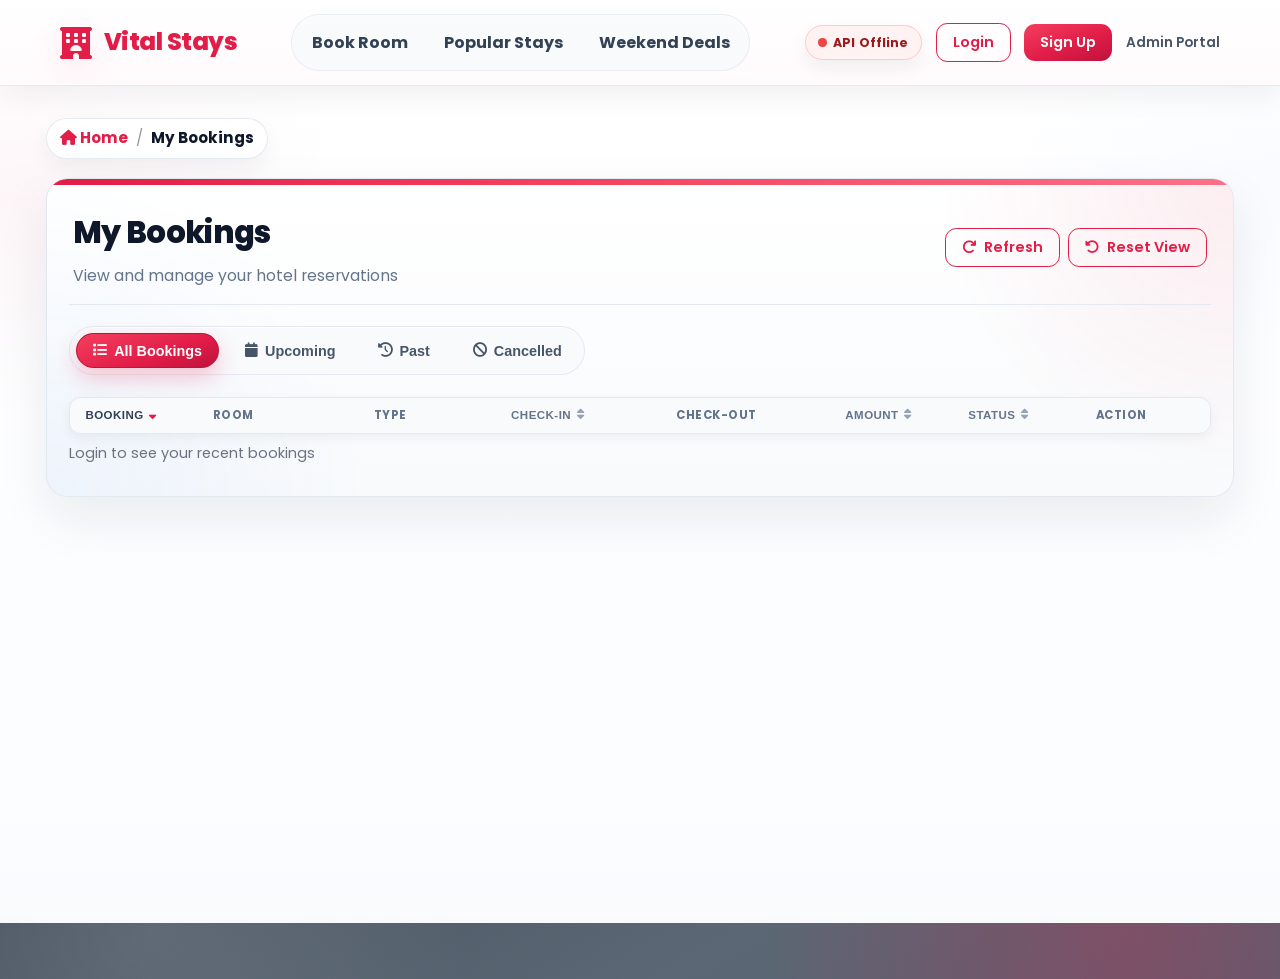
<file: frontend/page/bookings.html>
<!DOCTYPE html>
<html lang="en">
<head>
    <meta charset="UTF-8">
    <meta name="viewport" content="width=device-width, initial-scale=1.0">
    <title>My Bookings - Vital Stays</title>
    <link href="https://cdnjs.cloudflare.com/ajax/libs/font-awesome/6.4.0/css/all.min.css" rel="stylesheet">
    <link href="https://fonts.googleapis.com/css2?family=Poppins:wght@400;600;700;800&display=swap" rel="stylesheet">
    <link rel="stylesheet" href="../css/style.css?v=20260417-1">
    <link rel="stylesheet" href="../css/customer.css?v=20260418-28">
    <link rel="stylesheet" href="../css/page.css?v=20260417-2">
</head>
<body class="bookings-page">
    <!-- Navigation -->
    <nav class="navbar">
        <div class="container">
            <div class="navbar-brand">
                <i class="fas fa-hotel"></i>
                <span data-setting-key="site.brandName">Vital Stays</span>
            </div>
            <button class="mobile-nav-toggle" type="button" aria-label="Open menu" onclick="toggleMobileNav()">
                <i class="fas fa-bars"></i>
            </button>
            <div class="navbar-menu">
                <a href="../" class="nav-link">Book Room</a>
                <a id="desktopMyBookingsNavLink" href="../page/bookings.html" class="nav-link active">My Bookings</a>
                <a href="../#popular-stays" class="nav-link">Popular Stays</a>
                <a href="../#weekend-deals" class="nav-link">Weekend Deals</a>
            </div>
            <div class="navbar-actions">
                <span id="backendHealthBadge" class="backend-health-badge checking" title="Backend connection status">
                    <span class="health-dot" aria-hidden="true"></span>
                    <span id="backendHealthLabel">Checking API</span>
                </span>
                <button id="userProfileBtn" class="navbar-profile-btn" type="button" style="display: none;" onclick="toggleAccountMenu()" aria-label="Open account menu" aria-expanded="false" aria-controls="accountMenu" aria-haspopup="menu">
                    <span class="navbar-profile-avatar-shell">
                        <img id="userProfileAvatar" src="../img/profile-placeholder.svg" alt="Profile">
                        <span id="userProfileInitials" class="navbar-profile-initials">C</span>
                    </span>
                    <span class="navbar-profile-copy">
                        <span id="userFirstNameNav" class="navbar-profile-name">Guest</span>
                    </span>
                    <span class="navbar-profile-caret" aria-hidden="true">
                        <i class="fas fa-angle-down"></i>
                    </span>
                </button>
                <div id="accountMenu" class="account-menu" role="menu" aria-hidden="true">
                    <button type="button" class="account-menu-item" role="menuitem" onclick="handleAccountMenuAction('profile')">
                        <i class="fas fa-user"></i>
                        <span>My Profile</span>
                    </button>
                    <button type="button" class="account-menu-item" role="menuitem" onclick="handleAccountMenuAction('bookings')">
                        <i class="fas fa-calendar-check"></i>
                        <span>My Bookings</span>
                    </button>
                    <button type="button" class="account-menu-item" role="menuitem" onclick="handleAccountMenuAction('support')">
                        <i class="fas fa-life-ring"></i>
                        <span>Support</span>
                    </button>
                    <button type="button" class="account-menu-item account-menu-item-danger" role="menuitem" onclick="handleAccountMenuAction('logout')">
                        <i class="fas fa-sign-out-alt"></i>
                        <span>Logout</span>
                    </button>
                </div>
                <button id="userLogoutBtn" class="btn btn-outline btn-sm" style="display: none;" onclick="requestLogoutConfirmation()">Logout</button>
                <button id="userLoginBtn" class="btn btn-outline btn-sm" onclick="window.location.href='Login.html?mode=login'">Login</button>
                <button id="userSignupBtn" class="btn btn-primary btn-sm" onclick="window.location.href='Login.html?mode=signup'">Sign Up</button>
                <a href="#" class="admin-portal-link" onclick="showAdminLoginModal(); return false;">Admin Portal</a>
            </div>
        </div>
    </nav>

    <div id="mobileNavOverlay" class="mobile-nav-overlay" onclick="closeMobileNav()"></div>
    <aside id="mobileNavDrawer" class="mobile-nav-drawer" aria-hidden="true">
        <div class="mobile-nav-header">
            <div class="navbar-brand">
                <i class="fas fa-hotel"></i>
                <span data-setting-key="site.brandName">Vital Stays</span>
            </div>
            <button type="button" class="mobile-nav-close" aria-label="Close menu" onclick="closeMobileNav()">
                <i class="fas fa-xmark"></i>
            </button>
        </div>

        <div class="mobile-nav-content">
            <div class="mobile-nav-links">
                <a href="../" onclick="closeMobileNav();">Book Room</a>
                <a href="../page/profile.html" onclick="closeMobileNav(); return false;">Profile</a>
                <a href="../page/bookings.html" onclick="closeMobileNav(); return false;">My Bookings</a>
                <a href="../page/support-chat.html" onclick="closeMobileNav(); return false;">Support</a>
                <a href="../#popular-stays" onclick="closeMobileNav();">Popular Stays</a>
                <a href="../#weekend-deals" onclick="closeMobileNav();">Weekend Deals</a>
            </div>

            <div class="mobile-nav-auth">
                <span id="mobileUserGreeting" class="user-greeting" style="display: none;"></span>
                <button id="mobileUserLoginBtn" class="btn btn-outline btn-block" onclick="window.location.href='Login.html?mode=login'">Login</button>
                <button id="mobileUserSignupBtn" class="btn btn-primary btn-block" onclick="window.location.href='Login.html?mode=signup'">Sign Up</button>
                <button id="mobileUserLogoutBtn" class="btn btn-outline btn-block" style="display: none;" onclick="requestLogoutConfirmation(true)">Logout</button>
            </div>

            <div class="mobile-nav-account" id="mobileAccountMenuSection"></div>
        </div>
    </aside>

    <!-- Main Content -->
    <div class="page-wrapper">
        <div class="container">
            <!-- Breadcrumb Navigation -->
            <div class="breadcrumb-nav">
                <a href="../" class="breadcrumb-link"><i class="fas fa-home"></i> Home</a>
                <span class="breadcrumb-separator">/</span>
                <span class="breadcrumb-current">My Bookings</span>
            </div>

            <section class="bookings-section">
                <div class="my-bookings-head">
                    <div>
                        <h1>My Bookings</h1>
                        <p class="text-muted">View and manage your hotel reservations</p>
                    </div>
                    <div class="my-bookings-actions">
                        <button id="refreshBookingsBtn" class="btn btn-outline btn-sm" onclick="refreshMyBookings()" title="Refresh bookings">
                            <i class="fas fa-redo"></i> Refresh
                        </button>
                        <button class="btn btn-outline btn-sm" onclick="resetBookingsView()" title="Reset filter and sort view">
                            <i class="fas fa-rotate-left"></i> Reset View
                        </button>
                    </div>
                </div>

                <!-- Booking Status Filter -->
                <div class="bookings-filter">
                    <button class="filter-btn active" onclick="filterBookings('all', event)">
                        <i class="fas fa-list"></i> All Bookings
                    </button>
                    <button class="filter-btn" onclick="filterBookings('upcoming', event)">
                        <i class="fas fa-calendar"></i> Upcoming
                    </button>
                    <button class="filter-btn" onclick="filterBookings('past', event)">
                        <i class="fas fa-history"></i> Past
                    </button>
                    <button class="filter-btn" onclick="filterBookings('cancelled', event)">
                        <i class="fas fa-ban"></i> Cancelled
                    </button>
                </div>

                <div class="booking-history-head" role="group" aria-label="Sort booking history">
                    <button type="button" class="booking-sort-btn" data-sort-key="createdAt" data-sort-order="desc" onclick="sortBookingsBy('createdAt', event)">Booking <i class="fas fa-sort"></i></button>
                    <span>Room</span>
                    <span>Type</span>
                    <button type="button" class="booking-sort-btn" data-sort-key="checkIn" data-sort-order="desc" onclick="sortBookingsBy('checkIn', event)">Check-in <i class="fas fa-sort"></i></button>
                    <span>Check-out</span>
                    <button type="button" class="booking-sort-btn" data-sort-key="amount" data-sort-order="desc" onclick="sortBookingsBy('amount', event)">Amount <i class="fas fa-sort"></i></button>
                    <button type="button" class="booking-sort-btn" data-sort-key="status" data-sort-order="asc" onclick="sortBookingsBy('status', event)">Status <i class="fas fa-sort"></i></button>
                    <span>Action</span>
                </div>

                <div id="myBookingsContainer" class="bookings-grid">
                    <p class="text-muted text-center" style="padding: 2rem;">Login to see your bookings</p>
                </div>
            </section>
        </div>
    </div>

    <!-- Modals (shared) -->
    <div id="userLoginModal" class="modal" role="dialog" aria-hidden="true" aria-labelledby="userLoginModalTitle">
        <div class="modal-backdrop" onclick="closeModal('userLoginModal')"></div>
        <div class="modal-dialog">
            <div class="modal-header">
                <h2 id="userLoginModalTitle">Login</h2>
                <button type="button" class="modal-close" onclick="closeModal('userLoginModal')" aria-label="Close dialog">
                    <i class="fas fa-times"></i>
                </button>
            </div>
            <div id="userLoginAlert" class="form-alert-slot"></div>
            <form id="userLoginForm" class="form-large">
                <div class="form-group">
                    <label for="userLoginEmail">Email Address</label>
                    <input type="email" id="userLoginEmail" placeholder="your@example.com" required>
                </div>
                <div class="form-group">
                    <label for="userLoginPassword">Password</label>
                    <div class="password-field">
                        <input type="password" id="userLoginPassword" placeholder="Enter password" required>
                        <button type="button" class="password-toggle" data-target="userLoginPassword" aria-label="Show password" aria-pressed="false">
                            <i class="fas fa-eye" aria-hidden="true"></i>
                        </button>
                    </div>
                </div>
                <div class="form-group login-helper-row">
                    <a href="#" class="forgot-password-link" onclick="showForgotPasswordModal(); return false;">Forgot password?</a>
                </div>
                <button type="submit" class="btn btn-primary btn-block">Login</button>
            </form>
            <p class="form-help-text">New to Vital Stays? <a href="#" onclick="return switchModal('userLoginModal', 'userSignupModal')">Create an account</a></p>
            <div class="auth-divider"><span>or</span></div>
            <div id="googleLoginBlock" class="google-auth-block google-auth-panel" style="display: none;">
                <div class="google-auth-copy">
                    <div class="google-auth-icon"><i class="fab fa-google"></i></div>
                    <div>
                        <h3>Fast secure login</h3>
                        <p class="text-muted mb-0">Use your Google account for a quicker, safer sign-in.</p>
                    </div>
                </div>
                <div id="googleLoginButton" class="google-signin-slot"></div>
            </div>
        </div>
    </div>

    <!-- Forgot Password Modal -->
    <div id="forgotPasswordModal" class="modal" role="dialog" aria-hidden="true" aria-labelledby="forgotPasswordTitle">
        <div class="modal-backdrop" onclick="closeForgotPasswordModal()"></div>
        <div class="modal-dialog">
            <div class="modal-header">
                <h2 id="forgotPasswordTitle">Reset Password</h2>
                <button type="button" class="modal-close" onclick="closeForgotPasswordModal()" aria-label="Close dialog">
                    <i class="fas fa-times"></i>
                </button>
            </div>
            <div class="modal-body">
                <div id="forgotPasswordAlert" class="form-alert-slot"></div>
                <p class="text-muted mb-3">Enter your email to receive a reset OTP, then set a new password.</p>
                <form id="forgotPasswordForm">
                    <div class="form-group">
                        <label for="forgotPasswordEmail">Email Address</label>
                        <input type="email" id="forgotPasswordEmail" placeholder="Enter your registered email" required>
                    </div>
                    <div class="form-group">
                        <label for="forgotPasswordOtp">OTP Code</label>
                        <input type="text" id="forgotPasswordOtp" placeholder="6-digit OTP" maxlength="6" inputmode="numeric" required>
                    </div>
                    <div class="form-group">
                        <label for="forgotPasswordNew">New Password</label>
                        <input type="password" id="forgotPasswordNew" placeholder="Minimum 6 characters" required>
                    </div>
                    <div class="form-group">
                        <label for="forgotPasswordConfirm">Confirm New Password</label>
                        <input type="password" id="forgotPasswordConfirm" placeholder="Re-enter new password" required>
                    </div>
                    <div class="modal-action-row">
                        <button type="button" id="forgotSendOtpBtn" class="btn btn-outline btn-block modal-action-btn" onclick="requestForgotPasswordOtp()">Send OTP</button>
                        <button type="submit" class="btn btn-primary btn-block modal-action-btn">Reset Password</button>
                    </div>
                </form>
            </div>
        </div>
    </div>

    <div id="userSignupModal" class="modal" role="dialog" aria-hidden="true" aria-labelledby="userSignupModalTitle">
        <div class="modal-backdrop" onclick="closeModal('userSignupModal')"></div>
        <div class="modal-dialog">
            <div class="modal-header">
                <h2 id="userSignupModalTitle">Create Account</h2>
                <button type="button" class="modal-close" onclick="closeModal('userSignupModal')" aria-label="Close dialog">
                    <i class="fas fa-times"></i>
                </button>
            </div>
            <div id="userSignupAlert" class="form-alert-slot"></div>
            <form id="userSignupForm" class="form-large">
                <div class="form-group">
                    <label for="signupName">Full Name</label>
                    <input type="text" id="signupName" placeholder="Your full name" required>
                </div>
                <div class="form-group">
                    <label for="signupEmail">Email Address</label>
                    <input type="email" id="signupEmail" placeholder="your@example.com" required>
                </div>
                <div class="form-group">
                    <label for="signupPhone">Phone Number</label>
                    <div class="phone-field">
                        <div class="country-code-shell">
                            <button type="button" class="country-code-trigger" aria-haspopup="listbox" aria-expanded="false">
                                <span class="country-code-display">+91</span>
                                <i class="fas fa-chevron-down country-code-caret" aria-hidden="true"></i>
                            </button>
                            <select id="signupCountryCode" class="country-code-select" aria-label="Country code">
                                <option value="91" selected>+91 India</option>
                            </select>
                        </div>
                        <input type="tel" id="signupPhone" placeholder="Enter phone number" inputmode="numeric" required>
                    </div>
                </div>
                <div class="form-group">
                    <label for="signupPassword">Password</label>
                    <div class="password-field">
                        <input type="password" id="signupPassword" placeholder="Minimum 6 characters" required>
                        <button type="button" class="password-toggle" data-target="signupPassword" aria-label="Show password" aria-pressed="false">
                            <i class="fas fa-eye" aria-hidden="true"></i>
                        </button>
                    </div>
                </div>
                <button type="submit" class="btn btn-primary btn-block">Sign Up</button>
            </form>
            <p class="form-help-text">Already have an account? <a href="#" onclick="return switchModal('userSignupModal', 'userLoginModal')">Login</a></p>
            <div class="auth-divider"><span>or</span></div>
            <div id="googleSignupBlock" class="google-auth-block google-auth-panel" style="display: none;">
                <div class="google-auth-copy">
                    <div class="google-auth-icon"><i class="fab fa-google"></i></div>
                    <div>
                        <h3>One-tap signup</h3>
                        <p class="text-muted mb-0">Create your account with Google and skip the extra typing.</p>
                    </div>
                </div>
                <div id="googleSignupButton" class="google-signin-slot"></div>
            </div>
        </div>
    </div>

    <!-- Signup OTP Modal -->
    <div id="signupOtpModal" class="modal" role="dialog" aria-hidden="true" aria-labelledby="signupOtpTitle">
        <div class="modal-backdrop" onclick="closeSignupOtpModal()"></div>
        <div class="modal-dialog">
            <div class="modal-header">
                <h2 id="signupOtpTitle">Verify Your OTP</h2>
                <button type="button" class="modal-close" onclick="closeSignupOtpModal()" aria-label="Close dialog">
                    <i class="fas fa-times"></i>
                </button>
            </div>
            <div class="modal-body">
                <div id="signupOtpAlert" class="form-alert-slot"></div>
                <p class="text-muted mb-3" id="signupOtpMessage">Enter the verification code sent to your email.</p>
                <form id="signupOtpForm">
                    <div class="form-group">
                        <label for="signupOtpCode">OTP Code</label>
                        <input type="text" id="signupOtpCode" placeholder="6-digit code" maxlength="6" inputmode="numeric" required>
                    </div>
                    <div class="modal-action-row">
                        <button type="submit" class="btn btn-primary btn-block modal-action-btn">Verify OTP</button>
                        <button type="button" class="btn btn-outline btn-block modal-action-btn" onclick="resendSignupOtp()">Resend OTP</button>
                    </div>
                </form>
            </div>
        </div>
    </div>

    <!-- Admin Login Modal -->
    <div id="adminLoginModal" class="modal" role="dialog" aria-hidden="true" aria-labelledby="adminLoginModalTitle">
        <div class="modal-backdrop" onclick="closeModal('adminLoginModal')"></div>
        <div class="modal-dialog">
            <div class="modal-header">
                <h2 id="adminLoginModalTitle">Admin Login</h2>
                <button type="button" class="modal-close" onclick="closeModal('adminLoginModal')" aria-label="Close dialog">
                    <i class="fas fa-times"></i>
                </button>
            </div>
            <div id="adminLoginAlert" class="form-alert-slot"></div>
            <form id="adminLoginForm" class="form-large">
                <div class="form-group">
                    <label for="adminLoginEmail">Email Address</label>
                    <input type="email" id="adminLoginEmail" placeholder="Enter admin email" required>
                </div>
                <div class="form-group">
                    <label for="adminLoginPassword">Password</label>
                    <div class="password-field">
                        <input type="password" id="adminLoginPassword" placeholder="Enter password" required>
                        <button type="button" class="password-toggle" data-target="adminLoginPassword" aria-label="Show password" aria-pressed="false">
                            <i class="fas fa-eye" aria-hidden="true"></i>
                        </button>
                    </div>
                </div>
                <button id="adminLoginBtn" type="submit" class="btn btn-primary btn-block">Admin Login</button>
            </form>
        </div>
    </div>

    <!-- Logout Confirmation Modal -->
    <div id="logoutConfirmModal" class="modal">
        <div class="modal-content confirm-modal">
            <div class="modal-header confirm-modal-header">
                <div>
                    <p class="confirm-modal-kicker">Confirm logout</p>
                    <h2 id="logoutConfirmTitle">Logout</h2>
                </div>
                <button type="button" class="modal-close" onclick="closeCustomerConfirmModal()" aria-label="Close dialog">&times;</button>
            </div>
            <div class="modal-body">
                <p id="logoutConfirmMessage" class="confirm-modal-message">Do you want to log out from your account?</p>
            </div>
            <div class="modal-footer">
                <button type="button" class="btn btn-outline" onclick="closeCustomerConfirmModal()">Cancel</button>
                <button id="confirmLogoutBtn" type="button" class="btn btn-danger" onclick="runCustomerConfirmAction()">Logout</button>
            </div>
        </div>
    </div>

    <footer class="mega-footer"></footer>

    <!-- Scripts -->
    <script src="../js/api.js?v=20260417-19"></script>
    <script src="../js/customer.js?v=20260418-30"></script>
    <script>
        const BOOKINGS_VIEW_STATE_KEY = 'hotelBookingsViewState';
        const ALLOWED_BOOKING_FILTERS = ['all', 'upcoming', 'past', 'cancelled'];
        const ALLOWED_BOOKING_SORT_KEYS = ['createdAt', 'checkIn', 'amount', 'status'];

        // Booking filter state
        window.currentBookingFilter = 'all';
        window.currentBookingSortKey = 'createdAt';
        window.currentBookingSortOrder = 'desc';

        function persistBookingViewState() {
            try {
                localStorage.setItem(BOOKINGS_VIEW_STATE_KEY, JSON.stringify({
                    filter: String(window.currentBookingFilter || 'all'),
                    sortKey: String(window.currentBookingSortKey || 'createdAt'),
                    sortOrder: String(window.currentBookingSortOrder || 'desc')
                }));
            } catch (error) {
                // Ignore storage issues (private mode/quota) and continue.
            }
        }

        function restoreBookingViewState() {
            try {
                const raw = localStorage.getItem(BOOKINGS_VIEW_STATE_KEY);
                if (!raw) {
                    return;
                }

                const parsed = JSON.parse(raw);
                const restoredFilter = String(parsed && parsed.filter ? parsed.filter : 'all').toLowerCase();
                const restoredSortKey = String(parsed && parsed.sortKey ? parsed.sortKey : 'createdAt');
                const restoredSortOrder = String(parsed && parsed.sortOrder ? parsed.sortOrder : 'desc').toLowerCase();

                if (ALLOWED_BOOKING_FILTERS.includes(restoredFilter)) {
                    window.currentBookingFilter = restoredFilter;
                }

                if (ALLOWED_BOOKING_SORT_KEYS.includes(restoredSortKey)) {
                    window.currentBookingSortKey = restoredSortKey;
                }

                window.currentBookingSortOrder = restoredSortOrder === 'asc' ? 'asc' : 'desc';
            } catch (error) {
                // Ignore malformed persisted values and continue with defaults.
            }
        }

        function syncBookingFilterButtons() {
            const activeFilter = String(window.currentBookingFilter || 'all').toLowerCase();
            document.querySelectorAll('.filter-btn').forEach((btn) => {
                const onclickAttr = String(btn.getAttribute('onclick') || '');
                const isActive = onclickAttr.includes(`filterBookings('${activeFilter}'`);
                btn.classList.toggle('active', isActive);
            });
        }

        function applyBookingSortHeaderState() {
            const activeKey = String(window.currentBookingSortKey || 'createdAt');
            const activeOrder = String(window.currentBookingSortOrder || 'desc');

            document.querySelectorAll('.booking-sort-btn').forEach((btn) => {
                const isActive = btn.dataset.sortKey === activeKey;
                btn.classList.toggle('active', isActive);
                btn.dataset.sortOrder = isActive ? activeOrder : (btn.dataset.sortOrder || 'desc');

                const icon = btn.querySelector('i');
                if (!icon) {
                    return;
                }

                icon.className = isActive
                    ? (activeOrder === 'asc' ? 'fas fa-sort-up' : 'fas fa-sort-down')
                    : 'fas fa-sort';
            });
        }

        // Keep only page-specific behavior; shared setup runs from customer.js.
        document.addEventListener('DOMContentLoaded', () => {
            restoreBookingViewState();
            syncBookingFilterButtons();
            applyBookingSortHeaderState();
            // Load bookings if user is logged in
            setTimeout(() => {
                if (currentUser) {
                    refreshMyBookings({ silent: true });
                }
            }, 500);
        });

        // Filter bookings
        function filterBookings(filter, clickEvent) {
            window.currentBookingFilter = filter;
            document.querySelectorAll('.filter-btn').forEach(btn => btn.classList.remove('active'));
            const activeButton = clickEvent?.target?.closest('.filter-btn');
            if (activeButton) {
                activeButton.classList.add('active');
            }
            persistBookingViewState();
            refreshMyBookings({ silent: true });
        }

        function sortBookingsBy(sortKey, clickEvent) {
            const normalizedKey = String(sortKey || '').trim();
            if (!normalizedKey) {
                return;
            }

            const currentKey = String(window.currentBookingSortKey || 'createdAt');
            const currentOrder = String(window.currentBookingSortOrder || 'desc');

            if (currentKey === normalizedKey) {
                window.currentBookingSortOrder = currentOrder === 'asc' ? 'desc' : 'asc';
            } else {
                window.currentBookingSortKey = normalizedKey;
                window.currentBookingSortOrder = normalizedKey === 'status' ? 'asc' : 'desc';
            }

            applyBookingSortHeaderState();

            if (clickEvent) {
                clickEvent.preventDefault();
            }

            persistBookingViewState();
            refreshMyBookings({ silent: true });
        }

        function resetBookingsView() {
            window.currentBookingFilter = 'all';
            window.currentBookingSortKey = 'createdAt';
            window.currentBookingSortOrder = 'desc';

            try {
                localStorage.removeItem(BOOKINGS_VIEW_STATE_KEY);
            } catch (error) {
                // Ignore storage failures and continue with in-memory reset state.
            }

            syncBookingFilterButtons();
            applyBookingSortHeaderState();
            refreshMyBookings({ silent: true });
        }
    </script>
</body>
</html>
</file>
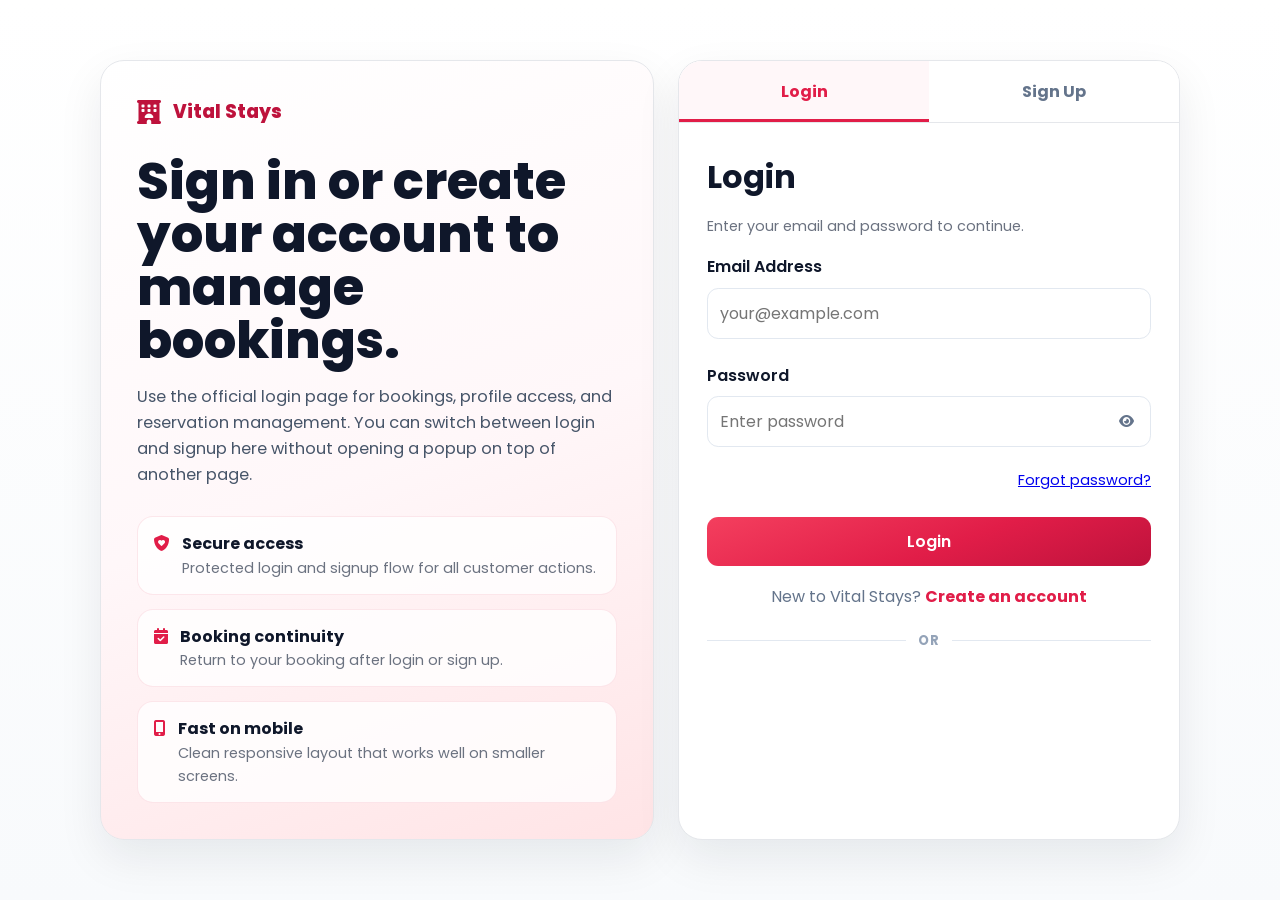
<file: frontend/page/Login.html>
<!DOCTYPE html>
<html lang="en">
<head>
    <meta charset="UTF-8">
    <meta name="viewport" content="width=device-width, initial-scale=1.0">
    <title>Login - Vital Stays</title>
    <link href="https://cdnjs.cloudflare.com/ajax/libs/font-awesome/6.4.0/css/all.min.css" rel="stylesheet">
    <link href="https://fonts.googleapis.com/css2?family=Poppins:wght@400;600;700;800&display=swap" rel="stylesheet">
    <link rel="stylesheet" href="../css/style.css?v=20260417-1">
    <link rel="stylesheet" href="../css/customer.css?v=20260418-28">
    <style>
        body.auth-page {
            min-height: 100vh;
            display: flex;
            align-items: center;
            justify-content: center;
            padding: 24px;
            background: linear-gradient(180deg, #fff 0%, #f8fafc 100%);
        }
        .auth-shell {
            width: min(1080px, 100%);
            display: grid;
            grid-template-columns: 1.05fr 0.95fr;
            gap: 24px;
            align-items: stretch;
        }
        .auth-hero, .auth-card {
            background: #fff;
            border: 1px solid #e5e7eb;
            border-radius: 24px;
            box-shadow: 0 18px 45px rgba(15, 23, 42, 0.08);
            overflow: hidden;
        }
        .auth-hero {
            padding: 36px;
            background: linear-gradient(160deg, #fff 0%, #fff7f9 52%, #ffe4e6 100%);
        }
        .auth-brand {
            display: flex;
            align-items: center;
            gap: 12px;
            font-size: 1.15rem;
            font-weight: 800;
            color: #be123c;
            margin-bottom: 28px;
        }
        .auth-brand i {
            font-size: 1.5rem;
        }
        .auth-hero h1 {
            font-size: clamp(2rem, 4vw, 3.4rem);
            line-height: 1.04;
            margin-bottom: 16px;
            color: #0f172a;
        }
        .auth-hero p {
            max-width: 52ch;
            color: #475569;
            font-size: 1.02rem;
        }
        .auth-points {
            margin-top: 28px;
            display: grid;
            gap: 14px;
        }
        .auth-point {
            display: flex;
            gap: 12px;
            align-items: flex-start;
            padding: 14px 16px;
            border-radius: 16px;
            background: rgba(255,255,255,0.8);
            border: 1px solid rgba(225, 29, 72, 0.1);
        }
        .auth-point i {
            color: #e11d48;
            margin-top: 4px;
        }
        .auth-card {
            padding: 0;
        }
        .auth-tabs {
            display: flex;
            border-bottom: 1px solid #e5e7eb;
            background: #fff;
        }
        .auth-tab {
            flex: 1;
            border: none;
            background: transparent;
            padding: 18px 16px;
            font-family: inherit;
            font-size: 1rem;
            font-weight: 700;
            color: #64748b;
            cursor: pointer;
        }
        .auth-tab.active {
            color: #e11d48;
            box-shadow: inset 0 -3px 0 #e11d48;
            background: #fff7f9;
        }
        .auth-panel {
            padding: 28px;
            display: none;
        }
        .auth-panel.active {
            display: block;
        }
        .auth-panel .form-large {
            margin-top: 16px;
        }
        .auth-panel .google-auth-block {
            margin-top: 20px;
        }
        .auth-footer {
            margin-top: 18px;
            color: #64748b;
            text-align: center;
        }
        .auth-footer a {
            color: #e11d48;
            font-weight: 700;
            text-decoration: none;
        }
        @media (max-width: 960px) {
            .auth-shell {
                grid-template-columns: 1fr;
            }
        }
        @media (max-width: 640px) {
            body.auth-page {
                padding: 12px;
            }
            .auth-hero, .auth-panel {
                padding: 22px;
            }
        }
    </style>
</head>
<body class="auth-page">
    <main class="auth-shell">
        <section class="auth-hero">
            <div class="auth-brand"><i class="fas fa-hotel"></i> Vital Stays</div>
            <h1>Sign in or create your account to manage bookings.</h1>
            <p>Use the official login page for bookings, profile access, and reservation management. You can switch between login and signup here without opening a popup on top of another page.</p>
            <div class="auth-points">
                <div class="auth-point"><i class="fas fa-shield-heart"></i><div><strong>Secure access</strong><div class="text-muted">Protected login and signup flow for all customer actions.</div></div></div>
                <div class="auth-point"><i class="fas fa-calendar-check"></i><div><strong>Booking continuity</strong><div class="text-muted">Return to your booking after login or sign up.</div></div></div>
                <div class="auth-point"><i class="fas fa-mobile-screen-button"></i><div><strong>Fast on mobile</strong><div class="text-muted">Clean responsive layout that works well on smaller screens.</div></div></div>
            </div>
        </section>

        <section class="auth-card">
            <div class="auth-tabs">
                <button type="button" id="loginTabBtn" class="auth-tab active" onclick="switchAuthPanel('login')">Login</button>
                <button type="button" id="signupTabBtn" class="auth-tab" onclick="switchAuthPanel('signup')">Sign Up</button>
            </div>

            <div id="loginPanel" class="auth-panel active">
                <h2>Login</h2>
                <p class="text-muted">Enter your email and password to continue.</p>
                <div id="userLoginAlert" class="form-alert-slot"></div>
                <form id="userLoginForm" class="form-large">
                    <div class="form-group">
                        <label for="userLoginEmail">Email Address</label>
                        <input type="email" id="userLoginEmail" placeholder="your@example.com" required>
                    </div>
                    <div class="form-group">
                        <label for="userLoginPassword">Password</label>
                        <div class="password-field">
                            <input type="password" id="userLoginPassword" placeholder="Enter password" required>
                            <button type="button" class="password-toggle" data-target="userLoginPassword" aria-label="Show password" aria-pressed="false"><i class="fas fa-eye" aria-hidden="true"></i></button>
                        </div>
                    </div>
                    <div class="form-group login-helper-row">
                        <a href="#" class="forgot-password-link" onclick="showForgotPasswordModal(); return false;">Forgot password?</a>
                    </div>
                    <button type="submit" class="btn btn-primary btn-block">Login</button>
                </form>
                <p class="auth-footer">New to Vital Stays? <a href="#" onclick="switchAuthPanel('signup'); return false;">Create an account</a></p>
                <div class="auth-divider"><span>or</span></div>
                <div id="googleLoginBlock" class="google-auth-block google-auth-panel" style="display: none;">
                    <div class="google-auth-copy">
                        <div class="google-auth-icon"><i class="fab fa-google"></i></div>
                        <div>
                            <h3>Fast secure login</h3>
                            <p class="text-muted mb-0">Use your Google account for a quicker, safer sign-in.</p>
                        </div>
                    </div>
                    <div id="googleLoginButton" class="google-signin-slot"></div>
                </div>
            </div>

            <div id="signupPanel" class="auth-panel">
                <h2>Create Account</h2>
                <p class="text-muted">Make a new account in a few simple steps.</p>
                <div id="userSignupAlert" class="form-alert-slot"></div>
                <form id="userSignupForm" class="form-large">
                    <div class="form-group">
                        <label for="signupName">Full Name</label>
                        <input type="text" id="signupName" placeholder="Your full name" required>
                    </div>
                    <div class="form-group">
                        <label for="signupEmail">Email Address</label>
                        <input type="email" id="signupEmail" placeholder="your@example.com" required>
                    </div>
                    <div class="form-group">
                        <label for="signupPhone">Phone Number</label>
                        <div class="phone-field">
                            <div class="country-code-shell">
                                <button type="button" class="country-code-trigger" aria-haspopup="listbox" aria-expanded="false">
                                    <span class="country-code-display">+91</span>
                                    <i class="fas fa-chevron-down country-code-caret" aria-hidden="true"></i>
                                </button>
                                <select id="signupCountryCode" class="country-code-select" aria-label="Country code">
                                    <option value="91" selected>+91 India</option>
                                    <option value="1">+1 USA / Canada</option>
                                    <option value="44">+44 United Kingdom</option>
                                    <option value="61">+61 Australia</option>
                                    <option value="971">+971 United Arab Emirates</option>
                                    <option value="880">+880 Bangladesh</option>
                                    <option value="94">+94 Sri Lanka</option>
                                    <option value="977">+977 Nepal</option>
                                    <option value="49">+49 Germany</option>
                                    <option value="33">+33 France</option>
                                    <option value="39">+39 Italy</option>
                                    <option value="34">+34 Spain</option>
                                    <option value="31">+31 Netherlands</option>
                                    <option value="41">+41 Switzerland</option>
                                    <option value="47">+47 Norway</option>
                                    <option value="46">+46 Sweden</option>
                                    <option value="45">+45 Denmark</option>
                                    <option value="65">+65 Singapore</option>
                                    <option value="60">+60 Malaysia</option>
                                    <option value="66">+66 Thailand</option>
                                    <option value="81">+81 Japan</option>
                                    <option value="82">+82 South Korea</option>
                                    <option value="86">+86 China</option>
                                    <option value="7">+7 Kazakhstan / Russia</option>
                                </select>
                                <div class="country-code-dropdown" hidden>
                                    <input type="text" class="country-code-search" placeholder="Search country or code">
                                    <div class="country-code-options" role="listbox"></div>
                                </div>
                            </div>
                            <input type="tel" id="signupPhone" placeholder="Enter phone number" inputmode="numeric" autocomplete="tel-national" required>
                        </div>
                    </div>
                    <div class="form-group">
                        <label for="signupPassword">Password</label>
                        <div class="password-field">
                            <input type="password" id="signupPassword" placeholder="Minimum 6 characters" required>
                            <button type="button" class="password-toggle" data-target="signupPassword" aria-label="Show password" aria-pressed="false"><i class="fas fa-eye" aria-hidden="true"></i></button>
                        </div>
                    </div>
                    <button type="submit" class="btn btn-primary btn-block">Sign Up</button>
                </form>
                <p class="auth-footer">Already have an account? <a href="#" onclick="switchAuthPanel('login'); return false;">Login</a></p>
                <div class="auth-divider"><span>or</span></div>
                <div id="googleSignupBlock" class="google-auth-block google-auth-panel" style="display: none;">
                    <div class="google-auth-copy">
                        <div class="google-auth-icon"><i class="fab fa-google"></i></div>
                        <div>
                            <h3>One-tap signup</h3>
                            <p class="text-muted mb-0">Create your account with Google and skip the extra typing.</p>
                        </div>
                    </div>
                    <div id="googleSignupButton" class="google-signin-slot"></div>
                </div>
            </div>
        </section>
    </main>

    <div id="forgotPasswordModal" class="modal" role="dialog" aria-hidden="true" aria-labelledby="forgotPasswordTitle">
        <div class="modal-backdrop" onclick="closeForgotPasswordModal()"></div>
        <div class="modal-dialog">
            <div class="modal-header">
                <h2 id="forgotPasswordTitle">Reset Password</h2>
                <button type="button" class="modal-close" onclick="closeForgotPasswordModal()" aria-label="Close dialog"><i class="fas fa-times"></i></button>
            </div>
            <div class="modal-body">
                <div id="forgotPasswordAlert" class="form-alert-slot"></div>
                <p class="text-muted mb-3">Enter your email to receive a reset OTP, then set a new password.</p>
                <form id="forgotPasswordForm">
                    <div class="form-group">
                        <label for="forgotPasswordEmail">Email Address</label>
                        <input type="email" id="forgotPasswordEmail" placeholder="Enter your registered email" required>
                    </div>
                    <div class="form-group">
                        <label for="forgotPasswordOtp">OTP Code</label>
                        <input type="text" id="forgotPasswordOtp" placeholder="6-digit OTP" maxlength="6" inputmode="numeric" required>
                    </div>
                    <div class="form-group">
                        <label for="forgotPasswordNew">New Password</label>
                        <input type="password" id="forgotPasswordNew" placeholder="Minimum 6 characters" required>
                    </div>
                    <div class="form-group">
                        <label for="forgotPasswordConfirm">Confirm New Password</label>
                        <input type="password" id="forgotPasswordConfirm" placeholder="Re-enter new password" required>
                    </div>
                    <div class="modal-action-row">
                        <button type="button" id="forgotSendOtpBtn" class="btn btn-outline btn-block modal-action-btn" onclick="requestForgotPasswordOtp()">Send OTP</button>
                        <button type="submit" class="btn btn-primary btn-block modal-action-btn">Reset Password</button>
                    </div>
                </form>
            </div>
        </div>
    </div>

    <div id="signupOtpModal" class="modal" role="dialog" aria-hidden="true" aria-labelledby="signupOtpTitle">
        <div class="modal-backdrop" onclick="closeSignupOtpModal()"></div>
        <div class="modal-dialog">
            <div class="modal-header">
                <h2 id="signupOtpTitle">Verify Your OTP</h2>
                <button type="button" class="modal-close" onclick="closeSignupOtpModal()" aria-label="Close dialog"><i class="fas fa-times"></i></button>
            </div>
            <div class="modal-body">
                <div id="signupOtpAlert" class="form-alert-slot"></div>
                <p class="text-muted mb-3" id="signupOtpMessage">Enter the verification code sent to your email.</p>
                <form id="signupOtpForm">
                    <div class="form-group">
                        <label for="signupOtpCode">OTP Code</label>
                        <input type="text" id="signupOtpCode" placeholder="6-digit code" maxlength="6" inputmode="numeric" required>
                    </div>
                    <div class="modal-action-row">
                        <button type="submit" class="btn btn-primary btn-block modal-action-btn">Verify OTP</button>
                        <button type="button" class="btn btn-outline btn-block modal-action-btn" onclick="resendSignupOtp()">Resend OTP</button>
                    </div>
                </form>
            </div>
        </div>
    </div>

    <script src="../js/api.js?v=20260417-19"></script>
    <script src="../js/customer.js?v=20260418-29"></script>
    <script src="https://accounts.google.com/gsi/client" async defer onload="if (window.initializeGoogleAuth) { window.initializeGoogleAuth(); }"></script>
    <script>
        function switchAuthPanel(panel) {
            const loginTabBtn = document.getElementById('loginTabBtn');
            const signupTabBtn = document.getElementById('signupTabBtn');
            const loginPanel = document.getElementById('loginPanel');
            const signupPanel = document.getElementById('signupPanel');
            const showLogin = panel === 'login';

            loginTabBtn.classList.toggle('active', showLogin);
            signupTabBtn.classList.toggle('active', !showLogin);
            loginPanel.classList.toggle('active', showLogin);
            signupPanel.classList.toggle('active', !showLogin);
        }

        const authMode = new URLSearchParams(window.location.search).get('mode');
        if (authMode === 'signup') {
            switchAuthPanel('signup');
        } else {
            switchAuthPanel('login');
        }

        document.body.classList.add('auth-page');

        window.customerPageMode = 'auth';
    </script>
</body>
</html>
</file>
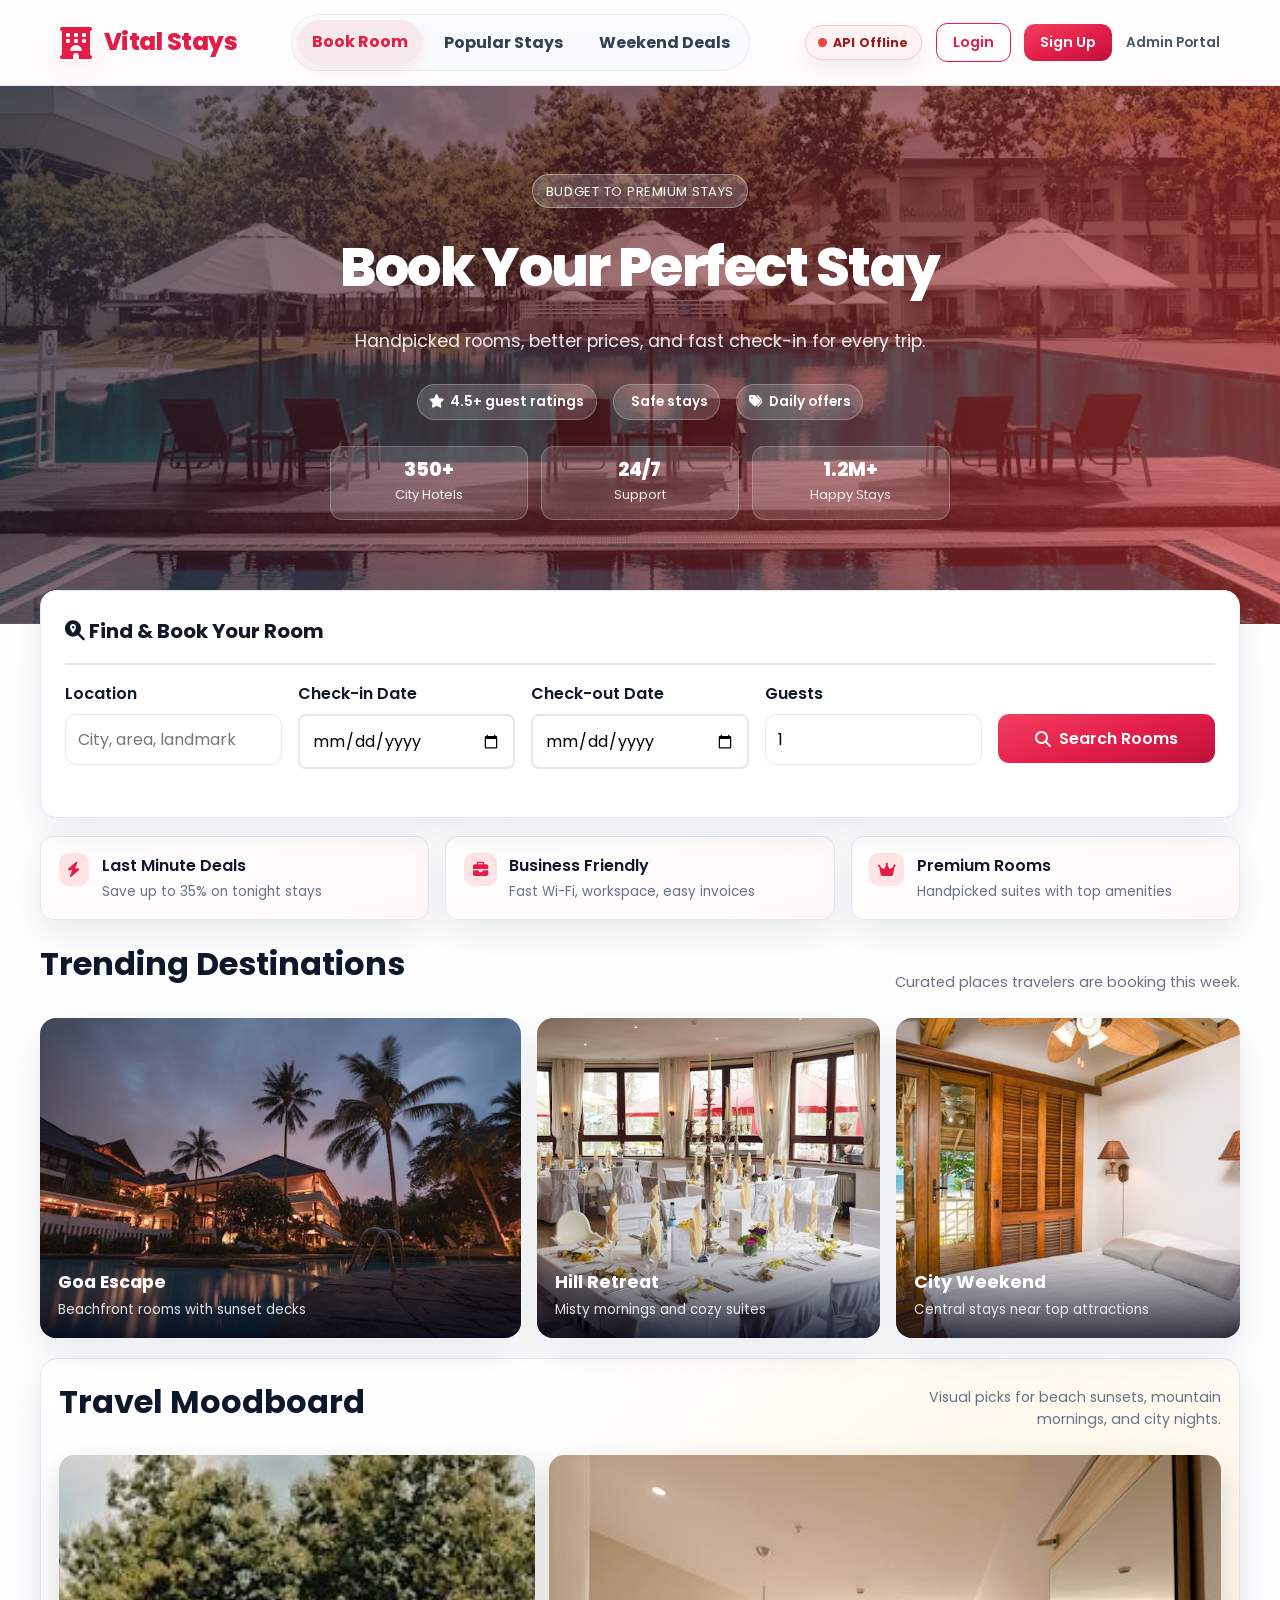
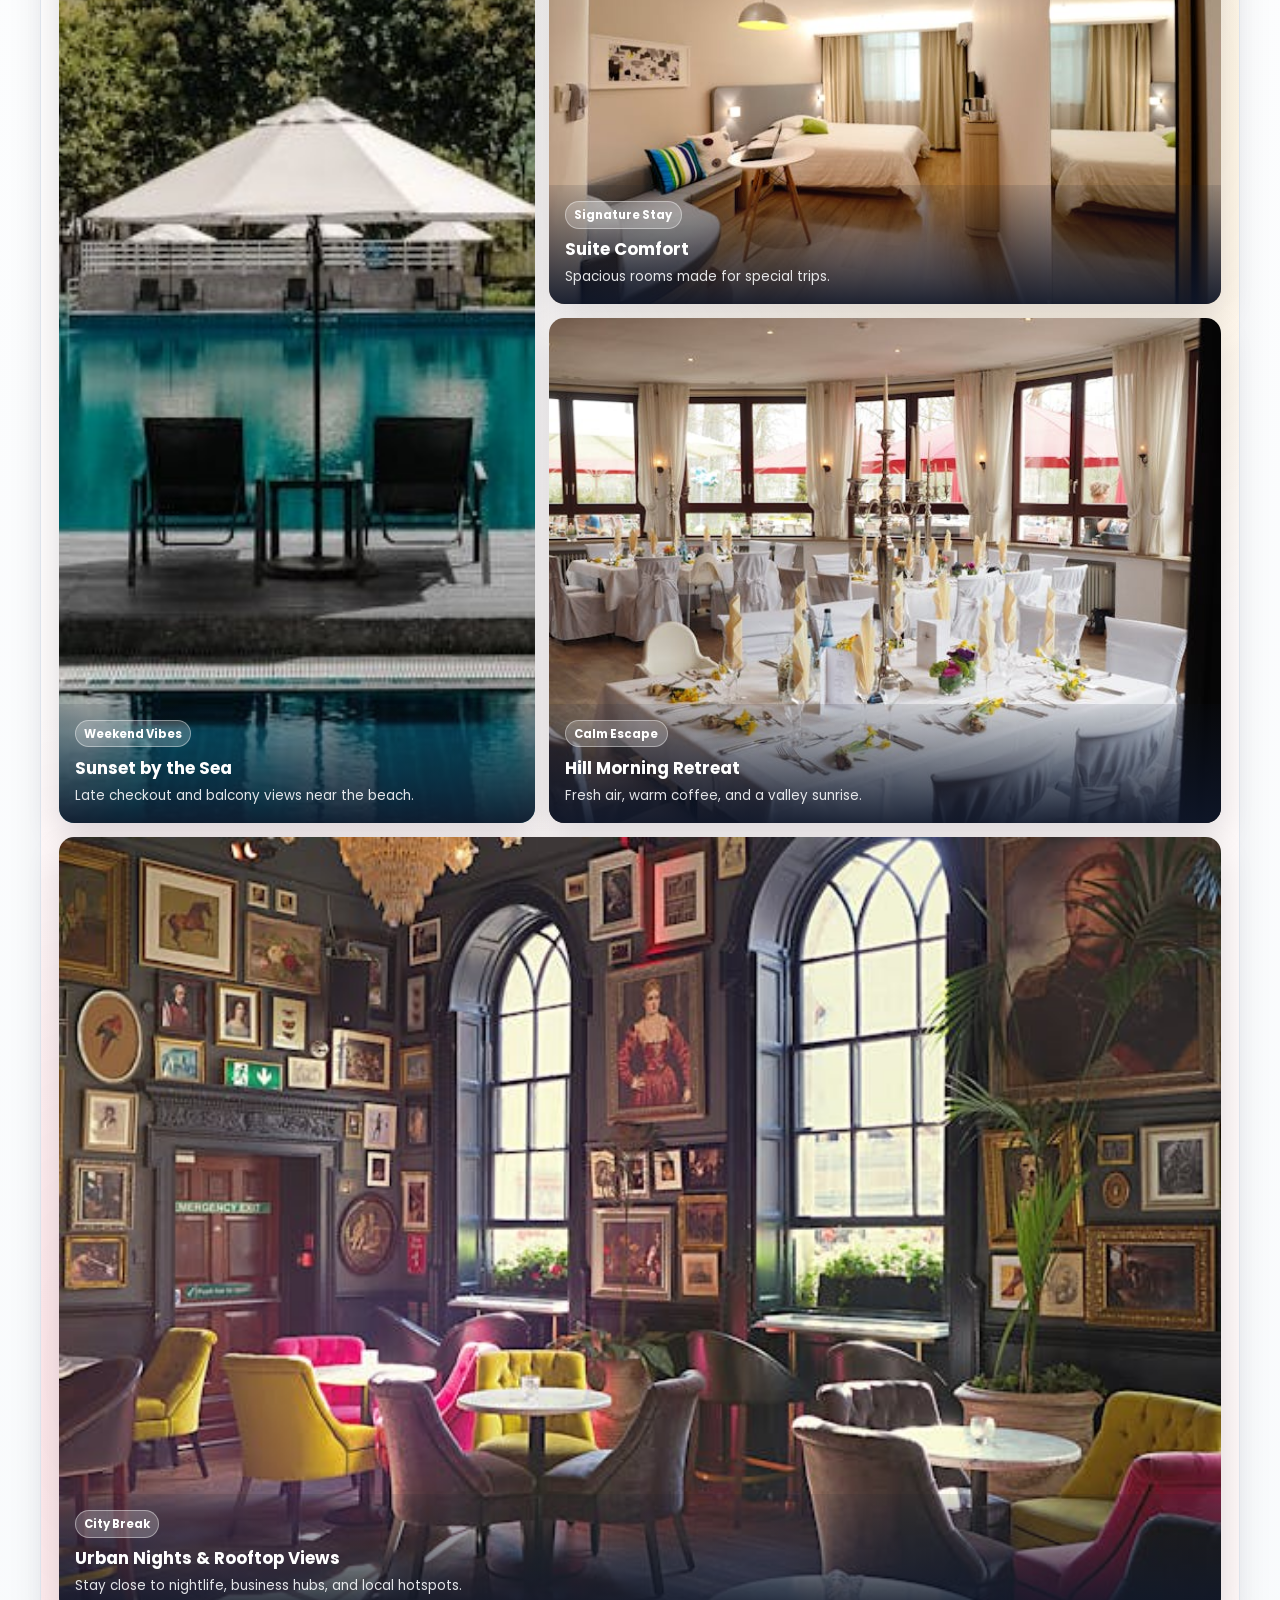
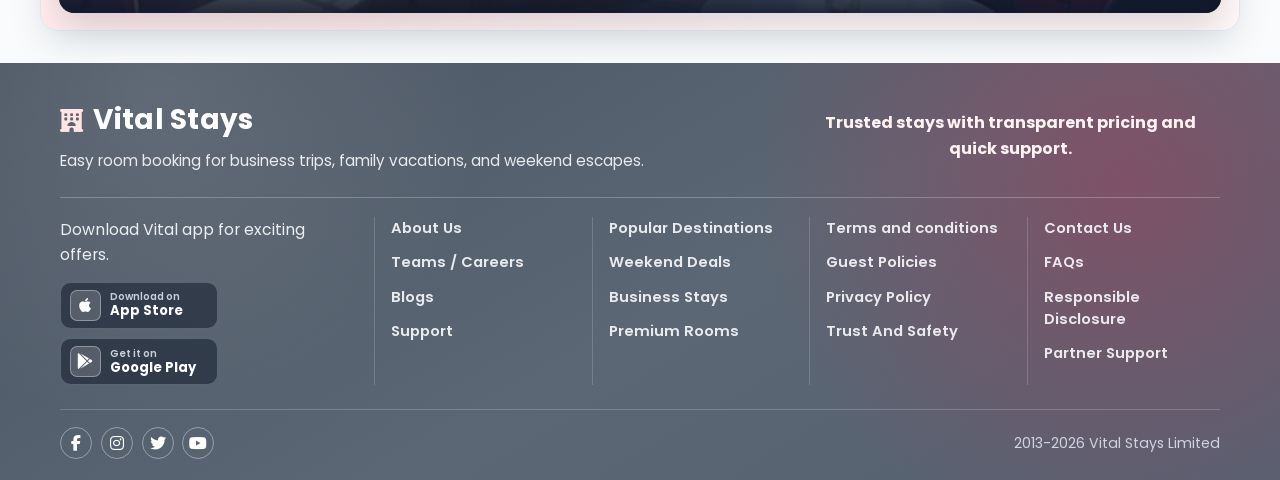
<file: frontend/page/profile.html>
<!DOCTYPE html>
<html lang="en">
<head>
    <meta charset="UTF-8">
    <meta name="viewport" content="width=device-width, initial-scale=1.0">
    <title>My Profile - Vital Stays</title>
    <link href="https://cdnjs.cloudflare.com/ajax/libs/font-awesome/6.4.0/css/all.min.css" rel="stylesheet">
    <link href="https://fonts.googleapis.com/css2?family=Poppins:wght@400;600;700;800&display=swap" rel="stylesheet">
    <link rel="stylesheet" href="../css/style.css?v=20260417-1">
    <link rel="stylesheet" href="../css/customer.css?v=20260418-28">
    <link rel="stylesheet" href="../css/page.css">
</head>
<body>
    <!-- Navigation -->
    <nav class="navbar">
        <div class="container">
            <div class="navbar-brand">
                <i class="fas fa-hotel"></i>
                <span data-setting-key="site.brandName">Vital Stays</span>
            </div>
            <button class="mobile-nav-toggle" type="button" aria-label="Open menu" onclick="toggleMobileNav()">
                <i class="fas fa-bars"></i>
            </button>
            <div class="navbar-menu">
                <a href="../" class="nav-link">Book Room</a>
                <a id="desktopMyBookingsNavLink" href="../page/bookings.html" class="nav-link">My Bookings</a>
                <a href="../#popular-stays" class="nav-link">Popular Stays</a>
                <a href="../#weekend-deals" class="nav-link">Weekend Deals</a>
            </div>
            <div class="navbar-actions">
                <span id="backendHealthBadge" class="backend-health-badge checking" title="Backend connection status">
                    <span class="health-dot" aria-hidden="true"></span>
                    <span id="backendHealthLabel">Checking API</span>
                </span>
                <button id="userProfileBtn" class="navbar-profile-btn" type="button" style="display: none;" onclick="toggleAccountMenu()" aria-label="Open account menu" aria-expanded="false" aria-controls="accountMenu" aria-haspopup="menu">
                    <span class="navbar-profile-avatar-shell">
                        <img id="userProfileAvatar" src="../img/profile-placeholder.svg" alt="Profile">
                        <span id="userProfileInitials" class="navbar-profile-initials">C</span>
                    </span>
                    <span class="navbar-profile-copy">
                        <span id="userFirstNameNav" class="navbar-profile-name">Guest</span>
                    </span>
                    <span class="navbar-profile-caret" aria-hidden="true">
                        <i class="fas fa-angle-down"></i>
                    </span>
                </button>
                <div id="accountMenu" class="account-menu" role="menu" aria-hidden="true">
                    <button type="button" class="account-menu-item" role="menuitem" onclick="handleAccountMenuAction('profile')">
                        <i class="fas fa-user"></i>
                        <span>My Profile</span>
                    </button>
                    <button type="button" class="account-menu-item" role="menuitem" onclick="handleAccountMenuAction('bookings')">
                        <i class="fas fa-calendar-check"></i>
                        <span>My Bookings</span>
                    </button>
                    <button type="button" class="account-menu-item" role="menuitem" onclick="handleAccountMenuAction('support')">
                        <i class="fas fa-life-ring"></i>
                        <span>Support</span>
                    </button>
                    <button type="button" class="account-menu-item account-menu-item-danger" role="menuitem" onclick="handleAccountMenuAction('logout')">
                        <i class="fas fa-sign-out-alt"></i>
                        <span>Logout</span>
                    </button>
                </div>
                <button id="userLogoutBtn" class="btn btn-outline btn-sm" style="display: none;" onclick="requestLogoutConfirmation()">Logout</button>
                <button id="userLoginBtn" class="btn btn-outline btn-sm" onclick="showUserLoginModal()">Login</button>
                <button id="userSignupBtn" class="btn btn-primary btn-sm" onclick="showUserSignupModal()">Sign Up</button>
                <a href="#" class="admin-portal-link" onclick="showAdminLoginModal(); return false;">Admin Portal</a>
            </div>
        </div>
    </nav>

    <div id="mobileNavOverlay" class="mobile-nav-overlay" onclick="closeMobileNav()"></div>
    <aside id="mobileNavDrawer" class="mobile-nav-drawer" aria-hidden="true">
        <div class="mobile-nav-header">
            <div class="navbar-brand">
                <i class="fas fa-hotel"></i>
                <span data-setting-key="site.brandName">Vital Stays</span>
            </div>
            <button type="button" class="mobile-nav-close" aria-label="Close menu" onclick="closeMobileNav()">
                <i class="fas fa-xmark"></i>
            </button>
        </div>

        <div class="mobile-nav-content">
            <div class="mobile-nav-links">
                <a href="../" onclick="closeMobileNav();">Book Room</a>
                <a href="../page/profile.html" onclick="closeMobileNav(); return false;">Profile</a>
                <a href="../page/bookings.html" onclick="closeMobileNav(); return false;">My Bookings</a>
                <a href="../page/support-chat.html" onclick="closeMobileNav(); return false;">Support</a>
                <a href="../#popular-stays" onclick="closeMobileNav();">Popular Stays</a>
                <a href="../#weekend-deals" onclick="closeMobileNav();">Weekend Deals</a>
            </div>

            <div class="mobile-nav-auth">
                <span id="mobileUserGreeting" class="user-greeting" style="display: none;"></span>
                <button id="mobileUserLoginBtn" class="btn btn-outline btn-block" onclick="showUserLoginModal(); closeMobileNav();">Login</button>
                <button id="mobileUserSignupBtn" class="btn btn-primary btn-block" onclick="showUserSignupModal(); closeMobileNav();">Sign Up</button>
                <button id="mobileUserLogoutBtn" class="btn btn-outline btn-block" style="display: none;" onclick="requestLogoutConfirmation(true)">Logout</button>
            </div>

            <div class="mobile-nav-account" id="mobileAccountMenuSection"></div>
        </div>
    </aside>

    <!-- Main Content -->
    <div class="page-wrapper">
        <div class="container">
            <!-- Breadcrumb Navigation -->
            <div class="breadcrumb-nav">
                <a href="../" class="breadcrumb-link"><i class="fas fa-home"></i> Home</a>
                <span class="breadcrumb-separator">/</span>
                <span class="breadcrumb-current">My Profile</span>
            </div>

            <section class="profile-section">
                <div class="profile-section-head">
                    <div>
                        <h1>My Profile</h1>
                        <p class="text-muted">Update your name, profile image, and account password.</p>
                    </div>
                </div>

                <div class="profile-grid">
                    <article class="profile-card">
                        <h3>Profile Details</h3>
                        <div id="profileAlert" class="form-alert-slot"></div>
                        <form id="profileForm">
                            <div class="profile-image-row">
                                <div class="profile-avatar-block">
                                    <img id="profileImagePreview" class="profile-avatar" src="../img/profile-placeholder.svg" alt="Profile image preview">
                                </div>
                                <div>
                                    <label for="profileImageInput" class="btn btn-outline btn-sm">Update Photo</label>
                                    <input type="file" id="profileImageInput" accept="image/png,image/jpeg,image/jpg,image/webp" hidden>
                                    <button type="button" class="btn btn-secondary btn-sm" onclick="removeProfileImage()">Remove</button>
                                    <p class="text-muted mb-0">PNG, JPG or WEBP up to 2 MB</p>
                                </div>
                            </div>

                            <div class="form-group">
                                <label for="profileName">Full Name</label>
                                <input type="text" id="profileName" placeholder="Enter your full name" required>
                            </div>
                            <div class="form-group">
                                <label for="profileEmail">Email Address</label>
                                <input type="email" id="profileEmail" readonly>
                            </div>
                            <div class="form-group">
                                <label for="profilePhone">Mobile Number</label>
                                <div class="phone-field">
                                    <div class="country-code-shell">
                                        <button type="button" class="country-code-trigger" aria-haspopup="listbox" aria-expanded="false">
                                            <span class="country-code-display">+91</span>
                                            <i class="fas fa-chevron-down country-code-caret" aria-hidden="true"></i>
                                        </button>
                                        <select id="profileCountryCode" class="country-code-select" aria-label="Profile country code">
                                            <option value="91" selected>+91 India</option>
                                            <option value="1">+1 USA / Canada</option>
                                            <option value="44">+44 United Kingdom</option>
                                            <option value="61">+61 Australia</option>
                                            <option value="971">+971 United Arab Emirates</option>
                                            <option value="880">+880 Bangladesh</option>
                                            <option value="94">+94 Sri Lanka</option>
                                            <option value="977">+977 Nepal</option>
                                            <option value="49">+49 Germany</option>
                                            <option value="33">+33 France</option>
                                            <option value="39">+39 Italy</option>
                                            <option value="34">+34 Spain</option>
                                            <option value="31">+31 Netherlands</option>
                                            <option value="41">+41 Switzerland</option>
                                            <option value="47">+47 Norway</option>
                                            <option value="46">+46 Sweden</option>
                                            <option value="45">+45 Denmark</option>
                                            <option value="65">+65 Singapore</option>
                                            <option value="60">+60 Malaysia</option>
                                            <option value="66">+66 Thailand</option>
                                            <option value="81">+81 Japan</option>
                                            <option value="82">+82 South Korea</option>
                                            <option value="86">+86 China</option>
                                            <option value="7">+7 Kazakhstan / Russia</option>
                                        </select>
                                        <div class="country-code-dropdown" hidden>
                                            <input type="text" class="country-code-search" placeholder="Search country or code">
                                            <div class="country-code-options" role="listbox"></div>
                                        </div>
                                    </div>
                                    <input type="tel" id="profilePhone" placeholder="Enter mobile number" inputmode="numeric" autocomplete="tel-national">
                                </div>
                                <p class="text-muted mb-0">Required for booking and support updates.</p>
                            </div>
                            <button id="profileSaveBtn" type="submit" class="btn btn-primary">Save Profile</button>
                        </form>
                    </article>

                    <article class="profile-card">
                        <h3>Change Password</h3>
                        <div id="profilePasswordAlert" class="form-alert-slot"></div>
                        <form id="profilePasswordForm">
                            <div class="form-group">
                                <label for="profileCurrentPassword">Current Password</label>
                                <div class="password-field">
                                    <input type="password" id="profileCurrentPassword" placeholder="Enter current password" required>
                                    <button type="button" class="password-toggle" data-target="profileCurrentPassword" aria-label="Show password" aria-pressed="false">
                                        <i class="fas fa-eye" aria-hidden="true"></i>
                                    </button>
                                </div>
                            </div>
                            <div class="form-group">
                                <label for="profileNewPassword">New Password</label>
                                <div class="password-field">
                                    <input type="password" id="profileNewPassword" placeholder="Minimum 6 characters" required>
                                    <button type="button" class="password-toggle" data-target="profileNewPassword" aria-label="Show password" aria-pressed="false">
                                        <i class="fas fa-eye" aria-hidden="true"></i>
                                    </button>
                                </div>
                            </div>
                            <div class="form-group">
                                <label for="profileConfirmPassword">Confirm New Password</label>
                                <div class="password-field">
                                    <input type="password" id="profileConfirmPassword" placeholder="Re-enter new password" required>
                                    <button type="button" class="password-toggle" data-target="profileConfirmPassword" aria-label="Show password" aria-pressed="false">
                                        <i class="fas fa-eye" aria-hidden="true"></i>
                                    </button>
                                </div>
                            </div>
                            <button id="profilePasswordBtn" type="submit" class="btn btn-primary">Update Password</button>
                        </form>
                    </article>
                </div>
            </section>
        </div>
    </div>

    <!-- Modals (shared) -->
    <div id="userLoginModal" class="modal" role="dialog" aria-hidden="true" aria-labelledby="userLoginModalTitle">
        <div class="modal-backdrop" onclick="closeModal('userLoginModal')"></div>
        <div class="modal-dialog">
            <div class="modal-header">
                <h2 id="userLoginModalTitle">Login</h2>
                <button type="button" class="modal-close" onclick="closeModal('userLoginModal')" aria-label="Close dialog">
                    <i class="fas fa-times"></i>
                </button>
            </div>
            <div id="userLoginAlert" class="form-alert-slot"></div>
            <form id="userLoginForm" class="form-large">
                <div class="form-group">
                    <label for="userLoginEmail">Email Address</label>
                    <input type="email" id="userLoginEmail" placeholder="your@example.com" required>
                </div>
                <div class="form-group">
                    <label for="userLoginPassword">Password</label>
                    <div class="password-field">
                        <input type="password" id="userLoginPassword" placeholder="Enter password" required>
                        <button type="button" class="password-toggle" data-target="userLoginPassword" aria-label="Show password" aria-pressed="false">
                            <i class="fas fa-eye" aria-hidden="true"></i>
                        </button>
                    </div>
                </div>
                <div class="form-group login-helper-row">
                    <a href="#" class="forgot-password-link" onclick="showForgotPasswordModal(); return false;">Forgot password?</a>
                </div>
                <button type="submit" class="btn btn-primary btn-block">Login</button>
            </form>
            <p class="form-help-text">New to Vital Stays? <a href="#" onclick="return switchModal('userLoginModal', 'userSignupModal')">Create an account</a></p>
            <div class="auth-divider"><span>or</span></div>
            <div id="googleLoginBlock" class="google-auth-block google-auth-panel" style="display: none;">
                <div class="google-auth-copy">
                    <div class="google-auth-icon"><i class="fab fa-google"></i></div>
                    <div>
                        <h3>Fast secure login</h3>
                        <p class="text-muted mb-0">Use your Google account for a quicker, safer sign-in.</p>
                    </div>
                </div>
                <div id="googleLoginButton" class="google-signin-slot"></div>
            </div>
        </div>
    </div>

    <!-- Forgot Password Modal -->
    <div id="forgotPasswordModal" class="modal" role="dialog" aria-hidden="true" aria-labelledby="forgotPasswordTitle">
        <div class="modal-backdrop" onclick="closeForgotPasswordModal()"></div>
        <div class="modal-dialog">
            <div class="modal-header">
                <h2 id="forgotPasswordTitle">Reset Password</h2>
                <button type="button" class="modal-close" onclick="closeForgotPasswordModal()" aria-label="Close dialog">
                    <i class="fas fa-times"></i>
                </button>
            </div>
            <div class="modal-body">
                <div id="forgotPasswordAlert" class="form-alert-slot"></div>
                <p class="text-muted mb-3">Enter your email to receive a reset OTP, then set a new password.</p>
                <form id="forgotPasswordForm">
                    <div class="form-group">
                        <label for="forgotPasswordEmail">Email Address</label>
                        <input type="email" id="forgotPasswordEmail" placeholder="Enter your registered email" required>
                    </div>
                    <div class="form-group">
                        <label for="forgotPasswordOtp">OTP Code</label>
                        <input type="text" id="forgotPasswordOtp" placeholder="6-digit OTP" maxlength="6" inputmode="numeric" required>
                    </div>
                    <div class="form-group">
                        <label for="forgotPasswordNew">New Password</label>
                        <input type="password" id="forgotPasswordNew" placeholder="Minimum 6 characters" required>
                    </div>
                    <div class="form-group">
                        <label for="forgotPasswordConfirm">Confirm New Password</label>
                        <input type="password" id="forgotPasswordConfirm" placeholder="Re-enter new password" required>
                    </div>
                    <div class="modal-action-row">
                        <button type="button" id="forgotSendOtpBtn" class="btn btn-outline btn-block modal-action-btn" onclick="requestForgotPasswordOtp()">Send OTP</button>
                        <button type="submit" class="btn btn-primary btn-block modal-action-btn">Reset Password</button>
                    </div>
                </form>
            </div>
        </div>
    </div>

    <div id="userSignupModal" class="modal" role="dialog" aria-hidden="true" aria-labelledby="userSignupModalTitle">
        <div class="modal-backdrop" onclick="closeModal('userSignupModal')"></div>
        <div class="modal-dialog">
            <div class="modal-header">
                <h2 id="userSignupModalTitle">Create Account</h2>
                <button type="button" class="modal-close" onclick="closeModal('userSignupModal')" aria-label="Close dialog">
                    <i class="fas fa-times"></i>
                </button>
            </div>
            <div id="userSignupAlert" class="form-alert-slot"></div>
            <form id="userSignupForm" class="form-large">
                <div class="form-group">
                    <label for="signupName">Full Name</label>
                    <input type="text" id="signupName" placeholder="Your full name" required>
                </div>
                <div class="form-group">
                    <label for="signupEmail">Email Address</label>
                    <input type="email" id="signupEmail" placeholder="your@example.com" required>
                </div>
                <div class="form-group">
                    <label for="signupPhone">Phone Number</label>
                    <div class="phone-field">
                        <div class="country-code-shell">
                            <button type="button" class="country-code-trigger" aria-haspopup="listbox" aria-expanded="false">
                                <span class="country-code-display">+91</span>
                                <i class="fas fa-chevron-down country-code-caret" aria-hidden="true"></i>
                            </button>
                            <select id="signupCountryCode" class="country-code-select" aria-label="Country code">
                                <option value="91" selected>+91 India</option>
                            </select>
                        </div>
                        <input type="tel" id="signupPhone" placeholder="Enter phone number" inputmode="numeric" required>
                    </div>
                </div>
                <div class="form-group">
                    <label for="signupPassword">Password</label>
                    <div class="password-field">
                        <input type="password" id="signupPassword" placeholder="Minimum 6 characters" required>
                        <button type="button" class="password-toggle" data-target="signupPassword" aria-label="Show password" aria-pressed="false">
                            <i class="fas fa-eye" aria-hidden="true"></i>
                        </button>
                    </div>
                </div>
                <button type="submit" class="btn btn-primary btn-block">Sign Up</button>
            </form>
            <p class="form-help-text">Already have an account? <a href="#" onclick="return switchModal('userSignupModal', 'userLoginModal')">Login</a></p>
            <div class="auth-divider"><span>or</span></div>
            <div id="googleSignupBlock" class="google-auth-block google-auth-panel" style="display: none;">
                <div class="google-auth-copy">
                    <div class="google-auth-icon"><i class="fab fa-google"></i></div>
                    <div>
                        <h3>One-tap signup</h3>
                        <p class="text-muted mb-0">Create your account with Google and skip the extra typing.</p>
                    </div>
                </div>
                <div id="googleSignupButton" class="google-signin-slot"></div>
            </div>
        </div>
    </div>

    <!-- Signup OTP Modal -->
    <div id="signupOtpModal" class="modal" role="dialog" aria-hidden="true" aria-labelledby="signupOtpTitle">
        <div class="modal-backdrop" onclick="closeSignupOtpModal()"></div>
        <div class="modal-dialog">
            <div class="modal-header">
                <h2 id="signupOtpTitle">Verify Your OTP</h2>
                <button type="button" class="modal-close" onclick="closeSignupOtpModal()" aria-label="Close dialog">
                    <i class="fas fa-times"></i>
                </button>
            </div>
            <div class="modal-body">
                <div id="signupOtpAlert" class="form-alert-slot"></div>
                <p class="text-muted mb-3" id="signupOtpMessage">Enter the verification code sent to your email.</p>
                <form id="signupOtpForm">
                    <div class="form-group">
                        <label for="signupOtpCode">OTP Code</label>
                        <input type="text" id="signupOtpCode" placeholder="6-digit code" maxlength="6" inputmode="numeric" required>
                    </div>
                    <div class="modal-action-row">
                        <button type="submit" class="btn btn-primary btn-block modal-action-btn">Verify OTP</button>
                        <button type="button" class="btn btn-outline btn-block modal-action-btn" onclick="resendSignupOtp()">Resend OTP</button>
                    </div>
                </form>
            </div>
        </div>
    </div>

    <div id="profileCropModal" class="modal profile-crop-modal">
        <div class="modal-content">
            <div class="modal-header">
                <h2>Crop Profile Image</h2>
                <button type="button" class="modal-close" onclick="closeProfileCropModal()" aria-label="Close dialog">&times;</button>
            </div>
            <div class="modal-body">
                <p class="text-muted mb-2">Drag image to position. Use slider to zoom.</p>
                <div class="profile-crop-canvas-wrap">
                    <canvas id="profileCropCanvas" width="320" height="320" aria-label="Profile crop preview"></canvas>
                </div>
                <div class="profile-crop-controls">
                    <label for="profileCropZoom">Zoom</label>
                    <input id="profileCropZoom" type="range" min="1" max="3" step="0.01" value="1">
                </div>
            </div>
            <div class="modal-footer">
                <button class="btn btn-secondary" onclick="closeProfileCropModal(true)">Cancel</button>
                <button id="profileCropApplyBtn" class="btn btn-primary" onclick="applyProfileImageCrop()">Apply Crop</button>
            </div>
        </div>
    </div>

    <!-- Admin Login Modal -->
    <div id="adminLoginModal" class="modal" role="dialog" aria-hidden="true" aria-labelledby="adminLoginModalTitle">
        <div class="modal-backdrop" onclick="closeModal('adminLoginModal')"></div>
        <div class="modal-dialog">
            <div class="modal-header">
                <h2 id="adminLoginModalTitle">Admin Login</h2>
                <button type="button" class="modal-close" onclick="closeModal('adminLoginModal')" aria-label="Close dialog">
                    <i class="fas fa-times"></i>
                </button>
            </div>
            <div id="adminLoginAlert" class="form-alert-slot"></div>
            <form id="adminLoginForm" class="form-large">
                <div class="form-group">
                    <label for="adminLoginEmail">Email Address</label>
                    <input type="email" id="adminLoginEmail" placeholder="Enter admin email" required>
                </div>
                <div class="form-group">
                    <label for="adminLoginPassword">Password</label>
                    <div class="password-field">
                        <input type="password" id="adminLoginPassword" placeholder="Enter password" required>
                        <button type="button" class="password-toggle" data-target="adminLoginPassword" aria-label="Show password" aria-pressed="false">
                            <i class="fas fa-eye" aria-hidden="true"></i>
                        </button>
                    </div>
                </div>
                <button id="adminLoginBtn" type="submit" class="btn btn-primary btn-block">Admin Login</button>
            </form>
        </div>
    </div>

    <!-- Logout Confirmation Modal -->
    <div id="logoutConfirmModal" class="modal">
        <div class="modal-content confirm-modal">
            <div class="modal-header confirm-modal-header">
                <div>
                    <p class="confirm-modal-kicker">Confirm logout</p>
                    <h2 id="logoutConfirmTitle">Logout</h2>
                </div>
                <button type="button" class="modal-close" onclick="closeCustomerConfirmModal()" aria-label="Close dialog">&times;</button>
            </div>
            <div class="modal-body">
                <p id="logoutConfirmMessage" class="confirm-modal-message">Do you want to log out from your account?</p>
            </div>
            <div class="modal-footer">
                <button type="button" class="btn btn-outline" onclick="closeCustomerConfirmModal()">Cancel</button>
                <button id="confirmLogoutBtn" type="button" class="btn btn-danger" onclick="runCustomerConfirmAction()">Logout</button>
            </div>
        </div>
    </div>

    <footer class="mega-footer"></footer>

    <!-- Scripts -->
    <script src="../js/api.js?v=20260417-19"></script>
    <script src="../js/customer.js?v=20260418-29"></script>
    <script>
        // Keep only page-specific guard; shared setup runs from customer.js.
        document.addEventListener('DOMContentLoaded', () => {
            // Only allow logged-in users on this page.
            setTimeout(() => {
                if (!currentUser) {
                    window.location.href = '../';
                }
            }, 500);
        });
    </script>
</body>
</html>
</file>
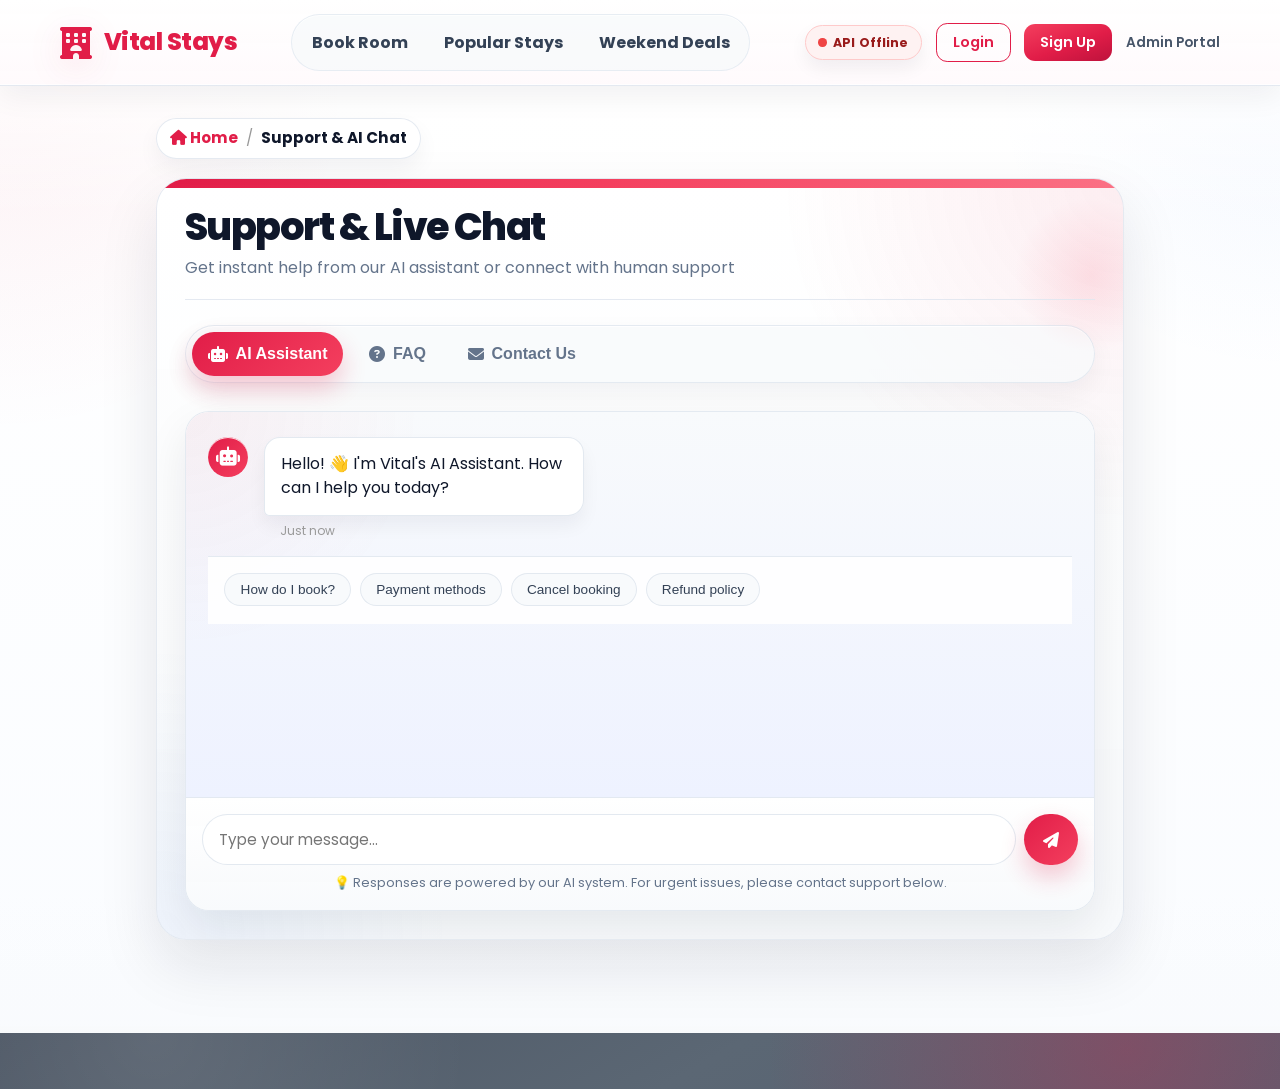
<file: frontend/page/support-chat.html>
<!DOCTYPE html>
<html lang="en">
<head>
    <meta charset="UTF-8">
    <meta name="viewport" content="width=device-width, initial-scale=1.0">
    <title>Support & AI Chat - Vital Stays</title>
    <link href="https://cdnjs.cloudflare.com/ajax/libs/font-awesome/6.4.0/css/all.min.css" rel="stylesheet">
    <link href="https://fonts.googleapis.com/css2?family=Poppins:wght@400;600;700;800&display=swap" rel="stylesheet">
    <link rel="stylesheet" href="../css/style.css?v=20260417-1">
    <link rel="stylesheet" href="../css/customer.css?v=20260418-28">
    <link rel="stylesheet" href="../css/page.css">
</head>
<body>
    <!-- Navigation -->
    <nav class="navbar">
        <div class="container">
            <div class="navbar-brand">
                <i class="fas fa-hotel"></i>
                <span data-setting-key="site.brandName">Vital Stays</span>
            </div>
            <button class="mobile-nav-toggle" type="button" aria-label="Open menu" onclick="toggleMobileNav()">
                <i class="fas fa-bars"></i>
            </button>
            <div class="navbar-menu">
                <a href="../" class="nav-link">Book Room</a>
                <a id="desktopMyBookingsNavLink" href="../page/bookings.html" class="nav-link">My Bookings</a>
                <a href="../#popular-stays" class="nav-link">Popular Stays</a>
                <a href="../#weekend-deals" class="nav-link">Weekend Deals</a>
            </div>
            <div class="navbar-actions">
                <span id="backendHealthBadge" class="backend-health-badge checking" title="Backend connection status">
                    <span class="health-dot" aria-hidden="true"></span>
                    <span id="backendHealthLabel">Checking API</span>
                </span>
                <button id="userProfileBtn" class="navbar-profile-btn" type="button" style="display: none;" onclick="toggleAccountMenu()" aria-label="Open account menu" aria-expanded="false" aria-controls="accountMenu" aria-haspopup="menu">
                    <span class="navbar-profile-avatar-shell">
                        <img id="userProfileAvatar" src="../img/profile-placeholder.svg" alt="Profile">
                        <span id="userProfileInitials" class="navbar-profile-initials">C</span>
                    </span>
                    <span class="navbar-profile-copy">
                        <span id="userFirstNameNav" class="navbar-profile-name">Guest</span>
                    </span>
                    <span class="navbar-profile-caret" aria-hidden="true">
                        <i class="fas fa-angle-down"></i>
                    </span>
                </button>
                <div id="accountMenu" class="account-menu" role="menu" aria-hidden="true">
                    <button type="button" class="account-menu-item" role="menuitem" onclick="handleAccountMenuAction('profile')">
                        <i class="fas fa-user"></i>
                        <span>My Profile</span>
                    </button>
                    <button type="button" class="account-menu-item" role="menuitem" onclick="handleAccountMenuAction('bookings')">
                        <i class="fas fa-calendar-check"></i>
                        <span>My Bookings</span>
                    </button>
                    <button type="button" class="account-menu-item" role="menuitem" onclick="handleAccountMenuAction('support')">
                        <i class="fas fa-life-ring"></i>
                        <span>Support</span>
                    </button>
                    <button type="button" class="account-menu-item account-menu-item-danger" role="menuitem" onclick="handleAccountMenuAction('logout')">
                        <i class="fas fa-sign-out-alt"></i>
                        <span>Logout</span>
                    </button>
                </div>
                <button id="userLogoutBtn" class="btn btn-outline btn-sm" style="display: none;" onclick="requestLogoutConfirmation()">Logout</button>
                <button id="userLoginBtn" class="btn btn-outline btn-sm" onclick="showUserLoginModal()">Login</button>
                <button id="userSignupBtn" class="btn btn-primary btn-sm" onclick="showUserSignupModal()">Sign Up</button>
                <a href="#" class="admin-portal-link" onclick="showAdminLoginModal(); return false;">Admin Portal</a>
            </div>
        </div>
    </nav>

    <div id="mobileNavOverlay" class="mobile-nav-overlay" onclick="closeMobileNav()"></div>
    <aside id="mobileNavDrawer" class="mobile-nav-drawer" aria-hidden="true">
        <div class="mobile-nav-header">
            <div class="navbar-brand">
                <i class="fas fa-hotel"></i>
                <span data-setting-key="site.brandName">Vital Stays</span>
            </div>
            <button type="button" class="mobile-nav-close" aria-label="Close menu" onclick="closeMobileNav()">
                <i class="fas fa-xmark"></i>
            </button>
        </div>

        <div class="mobile-nav-content">
            <div class="mobile-nav-links">
                <a href="../" onclick="closeMobileNav();">Book Room</a>
                <a href="../page/profile.html" onclick="closeMobileNav(); return false;">Profile</a>
                <a href="../page/bookings.html" onclick="closeMobileNav(); return false;">My Bookings</a>
                <a href="../page/support-chat.html" onclick="closeMobileNav(); return false;">Support</a>
                <a href="../#popular-stays" onclick="closeMobileNav();">Popular Stays</a>
                <a href="../#weekend-deals" onclick="closeMobileNav();">Weekend Deals</a>
            </div>

            <div class="mobile-nav-auth">
                <span id="mobileUserGreeting" class="user-greeting" style="display: none;"></span>
                <button id="mobileUserLoginBtn" class="btn btn-outline btn-block" onclick="showUserLoginModal(); closeMobileNav();">Login</button>
                <button id="mobileUserSignupBtn" class="btn btn-primary btn-block" onclick="showUserSignupModal(); closeMobileNav();">Sign Up</button>
                <button id="mobileUserLogoutBtn" class="btn btn-outline btn-block" style="display: none;" onclick="requestLogoutConfirmation(true)">Logout</button>
            </div>

            <div class="mobile-nav-account" id="mobileAccountMenuSection"></div>
        </div>
    </aside>

    <!-- Main Content -->
    <div class="page-wrapper">
        <div class="container">
            <!-- Breadcrumb Navigation -->
            <div class="breadcrumb-nav">
                <a href="../" class="breadcrumb-link"><i class="fas fa-home"></i> Home</a>
                <span class="breadcrumb-separator">/</span>
                <span class="breadcrumb-current">Support & AI Chat</span>
            </div>

            <section class="support-section">
                <div class="support-header">
                    <div>
                        <h1>Support & Live Chat</h1>
                        <p class="text-muted">Get instant help from our AI assistant or connect with human support</p>
                    </div>
                </div>

                <!-- Support Tabs -->
                <div class="support-tabs">
                    <button class="support-tab active" type="button" onclick="switchSupportTab('aiChat', event)">
                        <i class="fas fa-robot"></i> AI Assistant
                    </button>
                    <button class="support-tab" type="button" onclick="switchSupportTab('faq', event)">
                        <i class="fas fa-question-circle"></i> FAQ
                    </button>
                    <button class="support-tab" type="button" onclick="switchSupportTab('contact', event)">
                        <i class="fas fa-envelope"></i> Contact Us
                    </button>
                </div>

                <!-- AI Chat Tab -->
                <div id="aiChatTab" class="support-tab-content active">
                    <div class="chat-container">
                        <div id="chatMessages" class="chat-messages" role="log" aria-live="polite" aria-label="Chat conversation">
                            <div class="chat-message bot-message">
                                <div class="chat-avatar">
                                    <i class="fas fa-robot"></i>
                                </div>
                                <div class="chat-bubble">
                                    <p>Hello! 👋 I'm Vital's AI Assistant. How can I help you today?</p>
                                    <small class="chat-time">Just now</small>
                                </div>
                            </div>
                            <div class="quick-replies">
                                <button class="quick-reply-btn" onclick="sendQuickReply('How do I book a room?')">How do I book?</button>
                                <button class="quick-reply-btn" onclick="sendQuickReply('What are the payment methods?')">Payment methods</button>
                                <button class="quick-reply-btn" onclick="sendQuickReply('How do I cancel my booking?')">Cancel booking</button>
                                <button class="quick-reply-btn" onclick="sendQuickReply('What about refunds?')">Refund policy</button>
                            </div>
                        </div>

                        <div class="chat-input-area">
                            <form id="chatForm" onsubmit="sendChatMessage(event)">
                                <div class="chat-input-wrapper">
                                    <input 
                                        type="text" 
                                        id="chatInput" 
                                        class="chat-input" 
                                        placeholder="Type your message..." 
                                        autocomplete="off"
                                        aria-label="Message input"
                                    >
                                    <button 
                                        type="submit" 
                                        class="chat-send-btn" 
                                        aria-label="Send message"
                                        id="chatSendBtn"
                                    >
                                        <i class="fas fa-paper-plane"></i>
                                    </button>
                                </div>
                            </form>
                            <p class="chat-disclaimer">💡 Responses are powered by our AI system. For urgent issues, please contact support below.</p>
                        </div>
                    </div>
                </div>

                <!-- FAQ Tab -->
                <div id="faqTab" class="support-tab-content" style="display: none;">
                    <div class="faq-container">
                        <div class="faq-item">
                            <button class="faq-question" type="button" onclick="toggleFAQ(this)">
                                <span>How do I create an account?</span>
                                <i class="fas fa-chevron-down"></i>
                            </button>
                            <div class="faq-answer" style="display: none;">
                                <p>Visit our website, click "Sign Up", and follow the registration steps. You can sign up with your email or use Google/social login for quick registration.</p>
                            </div>
                        </div>

                        <div class="faq-item">
                            <button class="faq-question" type="button" onclick="toggleFAQ(this)">
                                <span>What payment methods do you accept?</span>
                                <i class="fas fa-chevron-down"></i>
                            </button>
                            <div class="faq-answer" style="display: none;">
                                <p>We accept credit/debit cards, UPI, net banking, digital wallets, and more through Razorpay. All payments are secure and encrypted.</p>
                            </div>
                        </div>

                        <div class="faq-item">
                            <button class="faq-question" type="button" onclick="toggleFAQ(this)">
                                <span>Can I cancel or modify my booking?</span>
                                <i class="fas fa-chevron-down"></i>
                            </button>
                            <div class="faq-answer" style="display: none;">
                                <p>Yes! You can cancel up to 24 hours before check-in for a full refund. Modifications are possible through your booking details page.</p>
                            </div>
                        </div>

                        <div class="faq-item">
                            <button class="faq-question" type="button" onclick="toggleFAQ(this)">
                                <span>What's your cancellation policy?</span>
                                <i class="fas fa-chevron-down"></i>
                            </button>
                            <div class="faq-answer" style="display: none;">
                                <p>Standard cancellation: Full refund if cancelled 24+ hours before check-in. Non-refundable bookings: No refunds possible. Last-minute bookings: Check specific terms at booking.</p>
                            </div>
                        </div>

                        <div class="faq-item">
                            <button class="faq-question" type="button" onclick="toggleFAQ(this)">
                                <span>How do I reset my password?</span>
                                <i class="fas fa-chevron-down"></i>
                            </button>
                            <div class="faq-answer" style="display: none;">
                                <p>Click "Forgot Password" on the login page, enter your email, and we'll send a reset link. Follow the instructions in the email to set a new password.</p>
                            </div>
                        </div>

                        <div class="faq-item">
                            <button class="faq-question" type="button" onclick="toggleFAQ(this)">
                                <span>Are there group or corporate discounts?</span>
                                <i class="fas fa-chevron-down"></i>
                            </button>
                            <div class="faq-answer" style="display: none;">
                                <p>Yes! We offer special rates for group bookings (10+ rooms) and corporate partnerships. Contact our sales team at corporate@vitalstays.com for more details.</p>
                            </div>
                        </div>
                    </div>
                </div>

                <!-- Contact Tab -->
                <div id="contactTab" class="support-tab-content" style="display: none;">
                    <div class="contact-methods">
                        <div class="contact-card">
                            <div class="contact-icon">
                                <i class="fas fa-envelope"></i>
                            </div>
                            <h3>Email Support</h3>
                            <p class="text-muted">Response within 2-4 hours</p>
                            <a href="mailto:support@vitalstays.com" class="btn btn-primary btn-sm">support@vitalstays.com</a>
                        </div>

                        <div class="contact-card">
                            <div class="contact-icon">
                                <i class="fas fa-phone"></i>
                            </div>
                            <h3>Phone Support</h3>
                            <p class="text-muted">Available 9 AM - 9 PM (IST)</p>
                            <a href="tel:+919876543210" class="btn btn-primary btn-sm">+91 9876 543 210</a>
                        </div>

                        <div class="contact-card">
                            <div class="contact-icon">
                                <i class="fas fa-comments"></i>
                            </div>
                            <h3>Live Chat</h3>
                            <p class="text-muted">Available during business hours</p>
                            <button class="btn btn-primary btn-sm" onclick="startLiveChatSupport()">Start Chat</button>
                        </div>

                        <div class="contact-card">
                            <div class="contact-icon">
                                <i class="fas fa-brands fa-twitter"></i>
                            </div>
                            <h3>Social Media</h3>
                            <p class="text-muted">Follow @vitalstays on Twitter</p>
                            <a href="https://twitter.com/vitalstays" target="_blank" class="btn btn-primary btn-sm">@vitalstays</a>
                        </div>
                    </div>

                    <!-- Contact Form -->
                    <div class="contact-form-section">
                        <h3>Send us a Message</h3>
                        <form id="contactForm" onsubmit="submitContactForm(event)">
                            <div class="form-group">
                                <label for="contactName">Full Name</label>
                                <input type="text" id="contactName" required>
                            </div>
                            <div class="form-group">
                                <label for="contactEmail">Email Address</label>
                                <input type="email" id="contactEmail" required>
                            </div>
                            <div class="form-group">
                                <label for="contactSubject">Subject</label>
                                <input type="text" id="contactSubject" required>
                            </div>
                            <div class="form-group">
                                <label for="contactMessage">Message</label>
                                <textarea id="contactMessage" rows="5" required></textarea>
                            </div>
                            <button type="submit" class="btn btn-primary">Send Message</button>
                        </form>
                    </div>
                </div>
            </section>
        </div>
    </div>

    <!-- Modals (shared) -->
    <div id="userLoginModal" class="modal" role="dialog" aria-hidden="true" aria-labelledby="userLoginModalTitle">
        <div class="modal-backdrop" onclick="closeModal('userLoginModal')"></div>
        <div class="modal-dialog">
            <div class="modal-header">
                <h2 id="userLoginModalTitle">Login</h2>
                <button type="button" class="modal-close" onclick="closeModal('userLoginModal')" aria-label="Close dialog">
                    <i class="fas fa-times"></i>
                </button>
            </div>
            <div id="userLoginAlert" class="form-alert-slot"></div>
            <form id="userLoginForm" class="form-large">
                <div class="form-group">
                    <label for="userLoginEmail">Email Address</label>
                    <input type="email" id="userLoginEmail" placeholder="your@example.com" required>
                </div>
                <div class="form-group">
                    <label for="userLoginPassword">Password</label>
                    <div class="password-field">
                        <input type="password" id="userLoginPassword" placeholder="Enter password" required>
                        <button type="button" class="password-toggle" data-target="userLoginPassword" aria-label="Show password" aria-pressed="false">
                            <i class="fas fa-eye" aria-hidden="true"></i>
                        </button>
                    </div>
                </div>
                <div class="form-group login-helper-row">
                    <a href="#" class="forgot-password-link" onclick="showForgotPasswordModal(); return false;">Forgot password?</a>
                </div>
                <button type="submit" class="btn btn-primary btn-block">Login</button>
            </form>
            <p class="form-help-text">New to Vital Stays? <a href="#" onclick="return switchModal('userLoginModal', 'userSignupModal')">Create an account</a></p>
            <div class="auth-divider"><span>or</span></div>
            <div id="googleLoginBlock" class="google-auth-block google-auth-panel" style="display: none;">
                <div class="google-auth-copy">
                    <div class="google-auth-icon"><i class="fab fa-google"></i></div>
                    <div>
                        <h3>Fast secure login</h3>
                        <p class="text-muted mb-0">Use your Google account for a quicker, safer sign-in.</p>
                    </div>
                </div>
                <div id="googleLoginButton" class="google-signin-slot"></div>
            </div>
        </div>
    </div>

    <!-- Forgot Password Modal -->
    <div id="forgotPasswordModal" class="modal" role="dialog" aria-hidden="true" aria-labelledby="forgotPasswordTitle">
        <div class="modal-backdrop" onclick="closeForgotPasswordModal()"></div>
        <div class="modal-dialog">
            <div class="modal-header">
                <h2 id="forgotPasswordTitle">Reset Password</h2>
                <button type="button" class="modal-close" onclick="closeForgotPasswordModal()" aria-label="Close dialog">
                    <i class="fas fa-times"></i>
                </button>
            </div>
            <div class="modal-body">
                <div id="forgotPasswordAlert" class="form-alert-slot"></div>
                <p class="text-muted mb-3">Enter your email to receive a reset OTP, then set a new password.</p>
                <form id="forgotPasswordForm">
                    <div class="form-group">
                        <label for="forgotPasswordEmail">Email Address</label>
                        <input type="email" id="forgotPasswordEmail" placeholder="Enter your registered email" required>
                    </div>
                    <div class="form-group">
                        <label for="forgotPasswordOtp">OTP Code</label>
                        <input type="text" id="forgotPasswordOtp" placeholder="6-digit OTP" maxlength="6" inputmode="numeric" required>
                    </div>
                    <div class="form-group">
                        <label for="forgotPasswordNew">New Password</label>
                        <input type="password" id="forgotPasswordNew" placeholder="Minimum 6 characters" required>
                    </div>
                    <div class="form-group">
                        <label for="forgotPasswordConfirm">Confirm New Password</label>
                        <input type="password" id="forgotPasswordConfirm" placeholder="Re-enter new password" required>
                    </div>
                    <div class="modal-action-row">
                        <button type="button" id="forgotSendOtpBtn" class="btn btn-outline btn-block modal-action-btn" onclick="requestForgotPasswordOtp()">Send OTP</button>
                        <button type="submit" class="btn btn-primary btn-block modal-action-btn">Reset Password</button>
                    </div>
                </form>
            </div>
        </div>
    </div>

    <div id="userSignupModal" class="modal" role="dialog" aria-hidden="true" aria-labelledby="userSignupModalTitle">
        <div class="modal-backdrop" onclick="closeModal('userSignupModal')"></div>
        <div class="modal-dialog">
            <div class="modal-header">
                <h2 id="userSignupModalTitle">Create Account</h2>
                <button type="button" class="modal-close" onclick="closeModal('userSignupModal')" aria-label="Close dialog">
                    <i class="fas fa-times"></i>
                </button>
            </div>
            <div id="userSignupAlert" class="form-alert-slot"></div>
            <form id="userSignupForm" class="form-large">
                <div class="form-group">
                    <label for="signupName">Full Name</label>
                    <input type="text" id="signupName" placeholder="Your full name" required>
                </div>
                <div class="form-group">
                    <label for="signupEmail">Email Address</label>
                    <input type="email" id="signupEmail" placeholder="your@example.com" required>
                </div>
                <div class="form-group">
                    <label for="signupPhone">Phone Number</label>
                    <div class="phone-field">
                        <div class="country-code-shell">
                            <button type="button" class="country-code-trigger" aria-haspopup="listbox" aria-expanded="false">
                                <span class="country-code-display">+91</span>
                                <i class="fas fa-chevron-down country-code-caret" aria-hidden="true"></i>
                            </button>
                            <select id="signupCountryCode" class="country-code-select" aria-label="Country code">
                                <option value="91" selected>+91 India</option>
                            </select>
                        </div>
                        <input type="tel" id="signupPhone" placeholder="Enter phone number" inputmode="numeric" required>
                    </div>
                </div>
                <div class="form-group">
                    <label for="signupPassword">Password</label>
                    <div class="password-field">
                        <input type="password" id="signupPassword" placeholder="Minimum 6 characters" required>
                        <button type="button" class="password-toggle" data-target="signupPassword" aria-label="Show password" aria-pressed="false">
                            <i class="fas fa-eye" aria-hidden="true"></i>
                        </button>
                    </div>
                </div>
                <button type="submit" class="btn btn-primary btn-block">Sign Up</button>
            </form>
            <p class="form-help-text">Already have an account? <a href="#" onclick="return switchModal('userSignupModal', 'userLoginModal')">Login</a></p>
            <div class="auth-divider"><span>or</span></div>
            <div id="googleSignupBlock" class="google-auth-block google-auth-panel" style="display: none;">
                <div class="google-auth-copy">
                    <div class="google-auth-icon"><i class="fab fa-google"></i></div>
                    <div>
                        <h3>One-tap signup</h3>
                        <p class="text-muted mb-0">Create your account with Google and skip the extra typing.</p>
                    </div>
                </div>
                <div id="googleSignupButton" class="google-signin-slot"></div>
            </div>
        </div>
    </div>

    <!-- Signup OTP Modal -->
    <div id="signupOtpModal" class="modal" role="dialog" aria-hidden="true" aria-labelledby="signupOtpTitle">
        <div class="modal-backdrop" onclick="closeSignupOtpModal()"></div>
        <div class="modal-dialog">
            <div class="modal-header">
                <h2 id="signupOtpTitle">Verify Your OTP</h2>
                <button type="button" class="modal-close" onclick="closeSignupOtpModal()" aria-label="Close dialog">
                    <i class="fas fa-times"></i>
                </button>
            </div>
            <div class="modal-body">
                <div id="signupOtpAlert" class="form-alert-slot"></div>
                <p class="text-muted mb-3" id="signupOtpMessage">Enter the verification code sent to your email.</p>
                <form id="signupOtpForm">
                    <div class="form-group">
                        <label for="signupOtpCode">OTP Code</label>
                        <input type="text" id="signupOtpCode" placeholder="6-digit code" maxlength="6" inputmode="numeric" required>
                    </div>
                    <div class="modal-action-row">
                        <button type="submit" class="btn btn-primary btn-block modal-action-btn">Verify OTP</button>
                        <button type="button" class="btn btn-outline btn-block modal-action-btn" onclick="resendSignupOtp()">Resend OTP</button>
                    </div>
                </form>
            </div>
        </div>
    </div>

    <!-- Admin Login Modal -->
    <div id="adminLoginModal" class="modal" role="dialog" aria-hidden="true" aria-labelledby="adminLoginModalTitle">
        <div class="modal-backdrop" onclick="closeModal('adminLoginModal')"></div>
        <div class="modal-dialog">
            <div class="modal-header">
                <h2 id="adminLoginModalTitle">Admin Login</h2>
                <button type="button" class="modal-close" onclick="closeModal('adminLoginModal')" aria-label="Close dialog">
                    <i class="fas fa-times"></i>
                </button>
            </div>
            <div id="adminLoginAlert" class="form-alert-slot"></div>
            <form id="adminLoginForm" class="form-large">
                <div class="form-group">
                    <label for="adminLoginEmail">Email Address</label>
                    <input type="email" id="adminLoginEmail" placeholder="Enter admin email" required>
                </div>
                <div class="form-group">
                    <label for="adminLoginPassword">Password</label>
                    <div class="password-field">
                        <input type="password" id="adminLoginPassword" placeholder="Enter password" required>
                        <button type="button" class="password-toggle" data-target="adminLoginPassword" aria-label="Show password" aria-pressed="false">
                            <i class="fas fa-eye" aria-hidden="true"></i>
                        </button>
                    </div>
                </div>
                <button id="adminLoginBtn" type="submit" class="btn btn-primary btn-block">Admin Login</button>
            </form>
        </div>
    </div>

    <!-- Logout Confirmation Modal -->
    <div id="logoutConfirmModal" class="modal">
        <div class="modal-content confirm-modal">
            <div class="modal-header confirm-modal-header">
                <div>
                    <p class="confirm-modal-kicker">Confirm logout</p>
                    <h2 id="logoutConfirmTitle">Logout</h2>
                </div>
                <button type="button" class="modal-close" onclick="closeCustomerConfirmModal()" aria-label="Close dialog">&times;</button>
            </div>
            <div class="modal-body">
                <p id="logoutConfirmMessage" class="confirm-modal-message">Do you want to log out from your account?</p>
            </div>
            <div class="modal-footer">
                <button type="button" class="btn btn-outline" onclick="closeCustomerConfirmModal()">Cancel</button>
                <button id="confirmLogoutBtn" type="button" class="btn btn-danger" onclick="runCustomerConfirmAction()">Logout</button>
            </div>
        </div>
    </div>

    <footer class="mega-footer"></footer>

    <!-- Scripts -->
    <script src="../js/api.js?v=20260417-19"></script>
    <script src="../js/customer.js?v=20260418-29"></script>
    <script src="../js/support-chat.js?v=20260418-31"></script>
</body>
</html>
</file>
<file: frontend/css/style.css>
:root {
    --primary-color: #e11d48;
    --secondary-color: #be123c;
    --success-color: #10b981;
    --danger-color: #ef4444;
    --warning-color: #f97316;
    --light-bg: #f8fafc;
    --dark-text: #0f172a;
    --border-color: #e2e8f0;
    --shadow: 0 1px 3px rgba(0, 0, 0, 0.1);
    --shadow-lg: 0 10px 25px rgba(0, 0, 0, 0.1);
}

* {
    margin: 0;
    padding: 0;
    box-sizing: border-box;
}

html, body {
    font-family: 'Poppins', sans-serif;
    color: var(--dark-text);
    background-color: #ffffff;
    line-height: 1.6;
}

/* ==================== Utilities ==================== */
.container {
    max-width: 1200px;
    margin: 0 auto;
    padding: 0 20px;
}

.text-center { text-align: center; }
.text-right { text-align: right; }
.mt-1 { margin-top: 0.5rem; }
.mt-2 { margin-top: 1rem; }
.mt-3 { margin-top: 1.5rem; }
.mt-4 { margin-top: 2rem; }
.mb-1 { margin-bottom: 0.5rem; }
.mb-2 { margin-bottom: 1rem; }
.mb-3 { margin-bottom: 1.5rem; }
.mb-4 { margin-bottom: 2rem; }
.py-2 { padding: 1rem 0; }
.py-4 { padding: 2rem 0; }
.px-3 { padding: 0 1rem; }
.is-hidden { display: none; }

/* ==================== Typography ==================== */
h1 { font-size: 2.5rem; font-weight: 800; margin-bottom: 1rem; }
h2 { font-size: 2rem; font-weight: 700; margin-bottom: 0.8rem; }
h3 { font-size: 1.5rem; font-weight: 700; margin-bottom: 0.6rem; }
h4 { font-size: 1.25rem; font-weight: 600; margin-bottom: 0.5rem; }
p { font-size: 1rem; margin-bottom: 0.5rem; }
.text-muted { color: #6b7280; font-size: 0.9rem; }
.text-success { color: var(--success-color); }
.text-danger { color: var(--danger-color); }

/* ==================== Forms ==================== */
.form-group {
    margin-bottom: 1.5rem;
}

label {
    display: block;
    font-weight: 600;
    margin-bottom: 0.5rem;
    color: var(--dark-text);
}

input, select, textarea {
    width: 100%;
    padding: 0.75rem;
    border: 2px solid var(--border-color);
    border-radius: 0.5rem;
    font-family: 'Poppins', sans-serif;
    font-size: 1rem;
    transition: all 0.3s ease;
}

input:focus, select:focus, textarea:focus {
    outline: none;
    border-color: var(--primary-color);
    box-shadow: 0 0 0 3px rgba(37, 99, 235, 0.1);
}

input:disabled {
    background-color: var(--light-bg);
    cursor: not-allowed;
}

/* ==================== Buttons ==================== */
.btn {
    padding: 0.75rem 1.5rem;
    border: none;
    border-radius: 0.5rem;
    font-family: 'Poppins', sans-serif;
    font-weight: 600;
    font-size: 1rem;
    cursor: pointer;
    transition: all 0.3s ease;
    display: inline-flex;
    align-items: center;
    justify-content: center;
    gap: 0.5rem;
}

.btn-primary {
    background-color: var(--primary-color);
    color: white;
}

.btn-primary:hover:not(:disabled) {
    background-color: var(--secondary-color);
    box-shadow: var(--shadow-lg);
    transform: translateY(-2px);
}

.btn-success {
    background-color: var(--success-color);
    color: white;
}

.btn-success:hover:not(:disabled) {
    background-color: #059669;
    box-shadow: var(--shadow-lg);
}

.btn-danger {
    background-color: var(--danger-color);
    color: white;
}

.btn-danger:hover:not(:disabled) {
    background-color: #dc2626;
    box-shadow: var(--shadow-lg);
}

.btn-warning {
    background-color: var(--warning-color);
    color: white;
}

.btn-warning:hover:not(:disabled) {
    background-color: #d97706;
}

.btn-secondary {
    background-color: #6b7280;
    color: white;
}

.btn-secondary:hover:not(:disabled) {
    background-color: #4b5563;
}

.btn-outline {
    background-color: transparent;
    border: 2px solid var(--primary-color);
    color: var(--primary-color);
}

.btn-outline:hover:not(:disabled) {
    background-color: var(--primary-color);
    color: white;
}

.btn:disabled {
    opacity: 0.6;
    cursor: not-allowed;
}

.btn-block {
    width: 100%;
}

.btn-sm {
    padding: 0.5rem 1rem;
    font-size: 0.9rem;
}

.btn-lg {
    padding: 1rem 2rem;
    font-size: 1.1rem;
}

/* ==================== Cards ==================== */
.card {
    background-color: white;
    border-radius: 0.75rem;
    box-shadow: var(--shadow);
    padding: 1.5rem;
    transition: all 0.3s ease;
    border: 1px solid var(--border-color);
}

.card:hover {
    box-shadow: var(--shadow-lg);
    transform: translateY(-4px);
}

.card-header {
    font-size: 1.25rem;
    font-weight: 700;
    margin-bottom: 1rem;
    padding-bottom: 1rem;
    border-bottom: 2px solid var(--border-color);
}

.card-body {
    margin-bottom: 0;
}

.card-footer {
    margin-top: 1.5rem;
    padding-top: 1rem;
    border-top: 1px solid var(--border-color);
    text-align: right;
}

/* ==================== Alerts ==================== */
.alert {
    padding: 1rem;
    border-radius: 0.5rem;
    margin-bottom: 1rem;
    display: flex;
    align-items: center;
    gap: 0.75rem;
    animation: slideIn 0.3s ease;
}

@keyframes slideIn {
    from {
        opacity: 0;
        transform: translateY(-10px);
    }
    to {
        opacity: 1;
        transform: translateY(0);
    }
}

@keyframes slideOut {
    from {
        opacity: 1;
        transform: translateY(0);
    }
    to {
        opacity: 0;
        transform: translateY(-6px);
    }
}

.form-alert-slot {
    min-height: 0;
    margin-bottom: 0.75rem;
}

.form-alert-slot .alert {
    margin-bottom: 0;
    border-radius: 0.65rem;
}

.alert-success {
    background-color: #ecfdf5;
    color: #047857;
    border-left: 4px solid var(--success-color);
}

.alert-danger {
    background-color: #fef2f2;
    color: #991b1b;
    border-left: 4px solid var(--danger-color);
}

.alert-warning {
    background-color: #fffbeb;
    color: #92400e;
    border-left: 4px solid var(--warning-color);
}

.alert-info {
    background-color: #eff6ff;
    color: #0c4a6e;
    border-left: 4px solid var(--primary-color);
}

/* ==================== Loading Spinner ==================== */
.spinner {
    display: inline-block;
    width: 20px;
    height: 20px;
    border: 3px solid rgba(255, 255, 255, 0.3);
    border-radius: 50%;
    border-top-color: white;
    animation: spin 1s linear infinite;
}

@keyframes spin {
    to { transform: rotate(360deg); }
}

.loading-overlay {
    position: fixed;
    top: 0;
    left: 0;
    right: 0;
    bottom: 0;
    background-color: rgba(0, 0, 0, 0.5);
    display: flex;
    align-items: center;
    justify-content: center;
    z-index: 1000;
}

.loading-overlay.is-hidden {
    display: none;
}

.loading-overlay .spinner {
    width: 40px;
    height: 40px;
    border-width: 4px;
}

/* ==================== Tables ==================== */
.table {
    width: 100%;
    border-collapse: collapse;
    margin-bottom: 1rem;
}

.table th {
    background-color: var(--light-bg);
    padding: 1rem;
    text-align: left;
    font-weight: 700;
    border-bottom: 2px solid var(--border-color);
}

.table td {
    padding: 1rem;
    border-bottom: 1px solid var(--border-color);
}

.table tbody tr:hover {
    background-color: var(--light-bg);
}

.table tbody tr:last-child td {
    border-bottom: none;
}

/* ==================== Badge ==================== */
.badge {
    display: inline-block;
    padding: 0.25rem 0.75rem;
    border-radius: 9999px;
    font-size: 0.85rem;
    font-weight: 600;
}

.badge-success {
    background-color: #dcfce7;
    color: #166534;
}

.badge-danger {
    background-color: #fee2e2;
    color: #991b1b;
}

.badge-warning {
    background-color: #fef3c7;
    color: #92400e;
}

.badge-info {
    background-color: #dbeafe;
    color: #0c4a6e;
}

/* ==================== Grid ==================== */
.grid {
    display: grid;
    grid-template-columns: repeat(auto-fit, minmax(300px, 1fr));
    gap: 2rem;
}

.grid-2 {
    display: grid;
    grid-template-columns: repeat(2, 1fr);
    gap: 2rem;
}

.grid-3 {
    display: grid;
    grid-template-columns: repeat(3, 1fr);
    gap: 2rem;
}

.grid-4 {
    display: grid;
    grid-template-columns: repeat(4, 1fr);
    gap: 1.5rem;
}

/* ==================== Flex ==================== */
.flex {
    display: flex;
    gap: 1rem;
}

.flex-between {
    display: flex;
    justify-content: space-between;
    align-items: center;
}

.flex-center {
    display: flex;
    justify-content: center;
    align-items: center;
}

.flex-col {
    flex-direction: column;
}

/* ==================== Modal ==================== */
.modal {
    display: none;
    position: fixed;
    top: 0;
    left: 0;
    right: 0;
    bottom: 0;
    background-color: rgba(0, 0, 0, 0.5);
    z-index: 999;
    align-items: center;
    justify-content: center;
}

.modal.active {
    display: flex;
    animation: fadeIn 0.3s ease;
}

.modal-backdrop {
    position: absolute;
    inset: 0;
    background: rgba(0, 0, 0, 0.5);
}

.modal-dialog {
    position: relative;
    z-index: 1;
    background-color: white;
    border-radius: 0.75rem;
    max-width: 600px;
    width: min(92vw, 600px);
    max-height: 90vh;
    overflow: hidden;
    display: flex;
    flex-direction: column;
    animation: slideUp 0.3s ease;
}

@keyframes fadeIn {
    from { opacity: 0; }
    to { opacity: 1; }
}

.modal-content {
    background-color: white;
    border-radius: 0.75rem;
    max-width: 600px;
    width: min(92vw, 600px);
    max-height: 90vh;
    overflow: hidden;
    display: flex;
    flex-direction: column;
    animation: slideUp 0.3s ease;
}

@keyframes slideUp {
    from {
        opacity: 0;
        transform: translateY(30px);
    }
    to {
        opacity: 1;
        transform: translateY(0);
    }
}

.modal-header {
    padding: 2rem;
    border-bottom: 1px solid var(--border-color);
    display: flex;
    justify-content: space-between;
    align-items: center;
}

.modal-header h2 {
    margin-bottom: 0;
}

.modal-close {
    background: none;
    border: none;
    font-size: 1.5rem;
    cursor: pointer;
    color: #6b7280;
    transition: color 0.3s ease;
}

.modal-close:hover {
    color: var(--dark-text);
}

.modal-body {
    padding: 2rem;
    overflow-y: auto;
    min-height: 0;
}

.modal-footer {
    padding: 1.5rem 2rem;
    border-top: 1px solid var(--border-color);
    text-align: right;
    gap: 1rem;
    display: flex;
    justify-content: flex-end;
    flex-shrink: 0;
}

/* ==================== Responsive ==================== */
@media (max-width: 768px) {
    h1 { font-size: 2rem; }
    h2 { font-size: 1.5rem; }
    h3 { font-size: 1.25rem; }

    .grid-2, .grid-3, .grid-4 {
        grid-template-columns: 1fr;
    }

    .flex-between {
        flex-direction: column;
        align-items: flex-start;
    }

    .table {
        display: block;
        width: 100%;
        overflow-x: auto;
        white-space: nowrap;
        font-size: 0.9rem;
    }

    .table th, .table td {
        padding: 0.75rem;
    }

    .btn { padding: 0.6rem 1.2rem; }
    .card { padding: 1rem; }

    .modal-content,
    .modal-dialog {
        width: calc(100vw - 20px);
        max-height: calc(100vh - 20px);
        border-radius: 0.7rem;
    }

    .modal-header,
    .modal-body {
        padding: 1.25rem;
    }

    .modal-footer {
        padding: 1rem 1.25rem;
    }
}

@media (max-width: 480px) {
    h1 { font-size: 1.5rem; }
    h2 { font-size: 1.25rem; }
    h3 { font-size: 1rem; }

    .container { padding: 0 15px; }
    .card { padding: 1rem; }
    .btn { padding: 0.5rem 1rem; font-size: 0.9rem; }
    .grid { gap: 1rem; }

    .modal-header,
    .modal-body,
    .modal-footer {
        padding-left: 1rem;
        padding-right: 1rem;
    }

    .modal-footer {
        flex-direction: column;
        align-items: stretch;
    }

    .modal-footer .btn {
        width: 100%;
    }
}
</file>
<file: frontend/css/customer.css>
/* ==================== Page Transition Loader ==================== */
.page-transition-loader {
    position: fixed;
    top: 0;
    left: 0;
    width: 100%;
    height: 4px;
    opacity: 0;
    pointer-events: none;
    z-index: 3200;
    transition: opacity 0.3s ease;
}

.page-transition-loader::before {
    content: '';
    position: absolute;
    inset: 0;
    background: linear-gradient(90deg, #fb7185 0%, #f43f5e 22%, #e11d48 55%, #be123c 100%);
    transform-origin: left center;
    transform: scaleX(0);
    transition: transform 0.84s cubic-bezier(0.18, 0.78, 0.2, 1);
    box-shadow: 0 10px 26px rgba(225, 29, 72, 0.42);
}

.page-transition-loader::after {
    content: '';
    position: absolute;
    top: 0;
    left: -22%;
    width: 22%;
    height: 100%;
    opacity: 0;
    background: linear-gradient(90deg, transparent 0%, rgba(255, 255, 255, 0.78) 42%, transparent 100%);
    filter: blur(0.5px);
}

.page-transition-loader.active {
    opacity: 1;
}

.page-transition-loader.active::before {
    transform: scaleX(0.96);
}

.page-transition-loader.active::after {
    opacity: 1;
    animation: pageLoaderShimmer 0.86s cubic-bezier(0.2, 0.7, 0.2, 1) both;
}

.auth-flow-loader {
    position: fixed;
    inset: 0;
    display: grid;
    place-items: center;
    padding: 1rem;
    background: rgba(248, 250, 252, 0.3);
    backdrop-filter: blur(2px);
    opacity: 0;
    pointer-events: none;
    transition: opacity 0.22s ease;
    z-index: 3190;
}

.auth-flow-loader.active {
    opacity: 1;
}

.auth-flow-loader-chip {
    display: inline-flex;
    align-items: center;
    gap: 0.65rem;
    padding: 0.68rem 1rem;
    border-radius: 999px;
    border: 1px solid rgba(225, 29, 72, 0.2);
    background: rgba(255, 255, 255, 0.93);
    color: #9f1239;
    box-shadow: 0 14px 34px rgba(15, 23, 42, 0.15);
    font-size: 0.88rem;
    font-weight: 700;
}

.auth-flow-loader-spinner {
    width: 1rem;
    height: 1rem;
    border-radius: 50%;
    border: 2px solid rgba(225, 29, 72, 0.2);
    border-top-color: #e11d48;
    animation: authFlowSpin 0.8s linear infinite;
}

body.page-transition-ready {
    animation: pageSoftEnter 0.34s cubic-bezier(0.2, 0.7, 0.2, 1);
}

body.page-transition-leaving {
    cursor: default;
}

body.auth-flow-pending {
    cursor: default;
}

@keyframes pageSoftEnter {
    from {
        opacity: 0.978;
        transform: translateY(5px);
    }
    to {
        opacity: 1;
        transform: translateY(0);
    }
}

@keyframes pageLoaderShimmer {
    from {
        left: -22%;
    }
    to {
        left: 104%;
    }
}

@keyframes authFlowSpin {
    from {
        transform: rotate(0deg);
    }
    to {
        transform: rotate(360deg);
    }
}

/* ==================== Navbar ==================== */
.navbar {
    background: linear-gradient(180deg, rgba(255, 255, 255, 0.98) 0%, rgba(255, 250, 252, 0.97) 100%);
    backdrop-filter: blur(14px);
    border-bottom: 1px solid rgba(226, 232, 240, 0.92);
    box-shadow:
        0 10px 30px rgba(15, 23, 42, 0.06),
        inset 0 -1px 0 rgba(255, 255, 255, 0.8);
    position: sticky;
    top: 0;
    z-index: 100;
}

.navbar .container {
    display: flex;
    align-items: center;
    justify-content: space-between;
    gap: 1.25rem;
    min-height: 74px;
    padding: 0.9rem 20px;
}

.navbar-brand {
    display: flex;
    align-items: center;
    gap: 0.75rem;
    font-size: 1.5rem;
    font-weight: 800;
    color: var(--primary-color);
    letter-spacing: -0.02em;
}

.navbar-brand.brand-home-link {
    cursor: pointer;
}

.navbar-brand.brand-home-link:focus-visible {
    outline: 3px solid rgba(225, 29, 72, 0.22);
    outline-offset: 4px;
    border-radius: 0.75rem;
}

.navbar-brand i {
    font-size: 2rem;
    filter: drop-shadow(0 8px 16px rgba(225, 29, 72, 0.12));
}

.navbar-menu {
    display: flex;
    gap: 0.45rem;
    padding: 0.32rem;
    border: 1px solid rgba(226, 232, 240, 0.75);
    border-radius: 999px;
    background: rgba(248, 250, 252, 0.76);
    box-shadow: inset 0 1px 0 rgba(255, 255, 255, 0.8);
}

.nav-link {
    color: #334155;
    text-decoration: none;
    font-weight: 700;
    transition: color 0.25s ease, background 0.25s ease, transform 0.25s ease;
    cursor: pointer;
    padding: 0.58rem 0.9rem;
    border-radius: 999px;
}

.nav-link:hover,
.nav-link.active {
    color: var(--primary-color);
    background: rgba(225, 29, 72, 0.08);
    transform: translateY(-1px);
}

.navbar-actions {
    display: flex;
    align-items: center;
    gap: 0.85rem;
    position: relative;
}

.mobile-nav-toggle,
.mobile-nav-overlay,
.mobile-nav-drawer {
    display: none;
}

.mobile-nav-toggle {
    border: 1px solid #e2e8f0;
    background: #fff;
    color: #0f172a;
    width: 2.4rem;
    height: 2.4rem;
    border-radius: 0.6rem;
    align-items: center;
    justify-content: center;
    font-size: 1.05rem;
}

.navbar-menu .nav-link.active,
.navbar-menu .nav-link:hover {
    box-shadow: 0 6px 14px rgba(225, 29, 72, 0.08);
}

.mobile-nav-overlay {
    position: fixed;
    inset: 0;
    background: rgba(15, 23, 42, 0.5);
    z-index: 130;
    opacity: 0;
    pointer-events: none;
    transition: opacity 0.25s ease;
}

.mobile-nav-overlay.active {
    opacity: 1;
    pointer-events: auto;
}

.mobile-nav-drawer {
    position: fixed;
    top: 0;
    right: 0;
    width: min(86vw, 340px);
    height: 100vh;
    background: #fff;
    box-shadow: -18px 0 34px rgba(15, 23, 42, 0.18);
    transform: translateX(100%);
    transition: transform 0.28s ease;
    z-index: 131;
    overflow-y: auto;
}

.mobile-nav-drawer.active {
    transform: translateX(0);
}

.mobile-nav-header {
    display: flex;
    justify-content: space-between;
    align-items: center;
    padding: 1rem;
    border-bottom: 1px solid #e2e8f0;
    position: sticky;
    top: 0;
    background: #fff;
    z-index: 1;
}

.mobile-nav-close {
    border: 1px solid #e2e8f0;
    background: #fff;
    color: #334155;
    width: 2rem;
    height: 2rem;
    border-radius: 0.5rem;
}

.mobile-nav-content {
    padding: 1rem;
}

.mobile-nav-links {
    display: grid;
    gap: 0.35rem;
}

.mobile-nav-links a {
    text-decoration: none;
    color: #0f172a;
    font-weight: 600;
    padding: 0.65rem 0.75rem;
    border-radius: 0.55rem;
}

.mobile-nav-links a:hover {
    background: #f8fafc;
}

.mobile-nav-auth {
    margin-top: 0.9rem;
    display: grid;
    gap: 0.55rem;
}

.mobile-nav-admin {
    margin-top: 0.9rem;
    padding-top: 0.9rem;
    border-top: 1px solid #e2e8f0;
}

.mobile-nav-section-title {
    margin: 0 0 0.45rem;
    font-size: 0.78rem;
    font-weight: 700;
    letter-spacing: 0.04em;
    text-transform: uppercase;
    color: #64748b;
}

.mobile-admin-btn {
    text-decoration: none;
    justify-content: center;
}

.mobile-nav-health {
    margin-top: 0.95rem;
}

.mobile-nav-account {
    margin-top: 0.9rem;
    padding-top: 0.9rem;
    border-top: 1px solid #e2e8f0;
    display: none;
}

.mobile-account-item {
    width: 100%;
    border: 0;
    background: #f8fafc;
    color: #0f172a;
    font-family: 'Poppins', sans-serif;
    font-size: 0.94rem;
    font-weight: 600;
    border-radius: 0.72rem;
    padding: 0.75rem 0.85rem;
    margin-bottom: 0.45rem;
    text-align: left;
    display: flex;
    align-items: center;
    gap: 0.7rem;
    cursor: pointer;
}

.mobile-account-item i {
    width: 1rem;
    color: #64748b;
}

.mobile-account-item:hover,
.mobile-account-item:focus-visible {
    background: #eef2ff;
    outline: none;
}

.mobile-account-item-danger {
    color: #be123c;
}

.mobile-account-item-danger i {
    color: #be123c;
}

@media (max-width: 991px) {
    .navbar .container {
        justify-content: space-between;
        flex-wrap: nowrap;
    }

    .navbar-menu {
        display: none;
    }

    .navbar-actions {
        display: none;
    }

    .mobile-nav-toggle {
        display: inline-flex;
    }

    .mobile-nav-overlay,
    .mobile-nav-drawer {
        display: block;
    }

    .mobile-nav-account {
        display: block;
    }

    .account-menu {
        display: none !important;
    }
}

@media (max-width: 640px) {
    .navbar .container {
        padding: 0.85rem 16px;
    }

    .backend-health-badge {
        font-size: 0.72rem;
        padding: 0.3rem 0.6rem;
    }

    .mobile-nav-drawer {
        width: min(92vw, 340px);
    }

}

.auth-divider {
    display: flex;
    align-items: center;
    gap: 0.75rem;
    margin: 1.25rem 0 1rem;
    color: #94a3b8;
    font-size: 0.82rem;
    font-weight: 700;
    text-transform: uppercase;
    letter-spacing: 0.08em;
}

.auth-divider::before,
.auth-divider::after {
    content: '';
    flex: 1;
    height: 1px;
    background: #e2e8f0;
}

.auth-divider span {
    flex: 0 0 auto;
}

.form-help-text {
    margin: 0.85rem 0 0.25rem;
    font-size: 0.95rem;
    line-height: 1.45;
    color: #475569;
    text-align: center;
}

.form-help-text a {
    display: inline-block;
    margin-left: 0.28rem;
    color: #7c3aed;
    font-weight: 600;
    text-decoration: underline;
    text-decoration-thickness: 1.5px;
    text-underline-offset: 2px;
}

.form-help-text a:hover,
.form-help-text a:focus-visible {
    color: #6d28d9;
}

.phone-field {
    display: grid;
    grid-template-columns: 82px 1fr;
    gap: 0.5rem;
    align-items: stretch;
}

.phone-field:focus-within .country-code-trigger {
    border-color: var(--primary-color);
    box-shadow: 0 0 0 3px rgba(225, 29, 72, 0.12);
}

.country-code-shell {
    position: relative;
    display: block;
    min-height: 0;
}

.country-code-shell:focus-within .country-code-trigger,
.country-code-shell.open .country-code-trigger {
    border-color: var(--primary-color);
    box-shadow: 0 0 0 3px rgba(225, 29, 72, 0.12);
}

.country-code-trigger {
    width: 100%;
    min-height: 52px;
    border: 2px solid var(--border-color);
    border-radius: 0.5rem;
    background: #f8fafc;
    padding: 0 0.4rem;
    display: inline-flex;
    align-items: center;
    justify-content: flex-start;
    gap: 0.2rem;
    color: var(--dark-text);
    font: inherit;
    line-height: 1;
    cursor: pointer;
}

.country-code-display {
    font-weight: 600;
    color: var(--dark-text);
    pointer-events: none;
}

.country-code-caret {
    position: static;
    color: #64748b;
    font-size: 0.68rem;
    pointer-events: none;
}

.country-code-shell .country-code-select {
    display: none;
}

.country-code-dropdown {
    position: absolute;
    top: calc(100% + 0.35rem);
    left: 0;
    width: min(330px, 78vw);
    background: #fff;
    border: 1px solid #dbe3ee;
    border-radius: 0.7rem;
    box-shadow: 0 20px 36px rgba(15, 23, 42, 0.15);
    z-index: 50;
    padding: 0.55rem;
}

.country-code-search {
    width: 100%;
    border: 1px solid #dbe3ee;
    border-radius: 0.5rem;
    padding: 0.55rem 0.65rem;
    margin-bottom: 0.45rem;
    font-size: 0.92rem;
}

.country-code-options {
    max-height: 220px;
    overflow-y: auto;
    display: grid;
    gap: 0.22rem;
}

.country-code-option {
    border: none;
    border-radius: 0.45rem;
    background: transparent;
    text-align: left;
    padding: 0.5rem 0.55rem;
    font-size: 0.9rem;
    color: #0f172a;
    cursor: pointer;
}

.country-code-option:hover,
.country-code-option.active {
    background: #f1f5f9;
}

.country-code-empty {
    color: #64748b;
    padding: 0.45rem 0.5rem;
    font-size: 0.86rem;
}

.phone-field input {
    min-width: 0;
    min-height: 52px;
    padding-top: 0;
    padding-bottom: 0;
}

.password-field {
    position: relative;
}

.password-field input {
    padding-right: 2.6rem;
}

.password-toggle {
    position: absolute;
    top: 50%;
    right: 0.55rem;
    transform: translateY(-50%);
    border: none;
    background: transparent;
    color: #64748b;
    width: 1.9rem;
    height: 1.9rem;
    border-radius: 999px;
    display: inline-flex;
    align-items: center;
    justify-content: center;
    cursor: pointer;
}

.password-toggle:hover,
.password-toggle:focus-visible {
    background: #f1f5f9;
    color: #0f172a;
    outline: none;
}

.auth-hint-actions {
    margin-top: 0.55rem;
    display: flex;
    gap: 0.5rem;
    flex-wrap: wrap;
}

.auth-hint-actions .btn {
    padding: 0.48rem 0.8rem;
    font-size: 0.86rem;
}

@media (max-width: 460px) {
    .phone-field {
        gap: 0.45rem;
        grid-template-columns: 1fr;
    }

    .country-code-select {
        width: 100%;
    }

    .country-code-dropdown {
        width: 100%;
        max-width: none;
    }
}

.google-auth-block {
    display: block;
}

.google-auth-panel {
    position: relative;
    margin-top: 0.75rem;
    padding: 0.95rem;
    border-radius: 0.95rem;
    border: 1px solid #e2e8f0;
    background: linear-gradient(180deg, #ffffff 0%, #f8fafc 100%);
    box-shadow: 0 14px 30px rgba(15, 23, 42, 0.06);
    transition: transform 0.25s ease, box-shadow 0.25s ease;
}

.google-auth-panel::before {
    content: '';
    position: absolute;
    left: 0.7rem;
    right: 0.7rem;
    top: 0.45rem;
    height: 2px;
    border-radius: 999px;
    background: linear-gradient(90deg, #4285f4, #34a853, #fbbc05, #ea4335);
    opacity: 0.8;
}

.google-auth-panel:hover {
    transform: translateY(-1px);
    box-shadow: 0 18px 34px rgba(15, 23, 42, 0.1);
}

.google-auth-copy {
    display: flex;
    align-items: center;
    gap: 0.85rem;
    margin-bottom: 0.85rem;
}

.google-auth-copy h3 {
    margin: 0 0 0.15rem;
    font-size: 0.98rem;
    color: #0f172a;
}

.google-auth-copy p {
    margin: 0;
    font-size: 0.84rem;
    color: #64748b;
}

.google-auth-icon {
    width: 2.25rem;
    height: 2.25rem;
    border-radius: 0.7rem;
    display: inline-flex;
    align-items: center;
    justify-content: center;
    background: #ffffff;
    border: 1px solid #e2e8f0;
    color: #ea4335;
    box-shadow: 0 8px 20px rgba(15, 23, 42, 0.06);
    flex: 0 0 auto;
}

.google-signin-slot {
    display: flex;
    justify-content: center;
    min-height: 48px;
    max-width: 320px;
    margin: 0 auto;
}

.google-signin-slot > div {
    width: 100%;
}

.google-signin-slot iframe {
    width: 100% !important;
}

.backend-health-badge {
    display: inline-flex;
    align-items: center;
    gap: 0.4rem;
    padding: 0.42rem 0.8rem;
    border-radius: 999px;
    border: 1px solid #e2e8f0;
    background: #f8fafc;
    color: #334155;
    font-size: 0.78rem;
    font-weight: 700;
    letter-spacing: 0.01em;
    box-shadow: 0 8px 18px rgba(15, 23, 42, 0.06);
}

.backend-health-badge .health-dot {
    width: 0.52rem;
    height: 0.52rem;
    border-radius: 50%;
    background: #94a3b8;
    box-shadow: 0 0 0 0 rgba(100, 116, 139, 0.5);
}

.backend-health-badge.online {
    border-color: #bbf7d0;
    background: #f0fdf4;
    color: #166534;
}

.backend-health-badge.online .health-dot {
    background: #22c55e;
    box-shadow: 0 0 0 0 rgba(34, 197, 94, 0.45);
    animation: healthPulse 2.4s infinite;
}

.backend-health-badge.offline {
    border-color: #fecaca;
    background: #fef2f2;
    color: #991b1b;
}

.backend-health-badge.offline .health-dot {
    background: #ef4444;
}

.backend-health-badge.checking {
    border-color: #cbd5e1;
    background: #f8fafc;
    color: #475569;
}

.backend-health-badge.checking .health-dot {
    background: #64748b;
}

@keyframes healthPulse {
    0% {
        box-shadow: 0 0 0 0 rgba(34, 197, 94, 0.45);
    }
    70% {
        box-shadow: 0 0 0 6px rgba(34, 197, 94, 0);
    }
    100% {
        box-shadow: 0 0 0 0 rgba(34, 197, 94, 0);
    }
}

.user-greeting {
    font-size: 0.9rem;
    font-weight: 600;
    color: #334155;
    background: #f8fafc;
    border: 1px solid #e2e8f0;
    border-radius: 999px;
    padding: 0.4rem 0.8rem;
}

.navbar-profile-btn {
    position: relative;
    min-height: 3rem;
    min-width: 8rem;
    border-radius: 999px;
    border: 1px solid rgba(225, 29, 72, 0.14);
    background: linear-gradient(180deg, #ffffff 0%, #fff6f9 100%);
    padding: 0.24rem 0.72rem 0.24rem 0.32rem;
    display: inline-flex;
    align-items: center;
    justify-content: flex-start;
    flex-direction: row;
    gap: 0.52rem;
    cursor: pointer;
    overflow: hidden;
    box-shadow:
        0 10px 24px rgba(15, 23, 42, 0.06),
        inset 0 1px 0 rgba(255, 255, 255, 0.92);
    transition: border-color 0.2s ease, box-shadow 0.2s ease, transform 0.2s ease, background 0.2s ease;
}

.navbar-profile-btn::before {
    content: '';
    position: absolute;
    inset: 1px;
    border-radius: inherit;
    background: linear-gradient(135deg, rgba(255, 255, 255, 0.95) 0%, rgba(255, 255, 255, 0.5) 35%, rgba(255, 241, 245, 0.16) 100%);
    pointer-events: none;
}

.navbar-profile-avatar-shell {
    position: relative;
    width: 2.28rem;
    height: 2.28rem;
    border-radius: 999px;
    overflow: hidden;
    background: linear-gradient(135deg, #fff1f5 0%, #fde4eb 100%);
    box-shadow:
        inset 0 0 0 1px rgba(225, 29, 72, 0.08),
        0 0 0 2px rgba(255, 255, 255, 0.92),
        0 8px 16px rgba(225, 29, 72, 0.08);
}

.navbar-profile-copy {
    display: flex;
    flex-direction: column;
    align-items: flex-start;
    min-width: 0;
    line-height: 1;
}

.navbar-profile-name {
    font-size: 0.87rem;
    font-weight: 800;
    color: #111827;
    line-height: 1;
    max-width: 96px;
    white-space: nowrap;
    overflow: hidden;
    text-overflow: ellipsis;
}

.navbar-profile-caret {
    display: inline-flex;
    align-items: center;
    justify-content: center;
    margin-left: auto;
    color: #94a3b8;
    font-size: 0.72rem;
    flex: 0 0 auto;
}

.navbar-profile-btn:hover,
.navbar-profile-btn:focus-visible {
    border-color: #e11d48;
    background: linear-gradient(180deg, #ffffff 0%, #fff4f8 100%);
    box-shadow:
        0 14px 28px rgba(225, 29, 72, 0.13),
        inset 0 1px 0 rgba(255, 255, 255, 0.96);
    transform: translateY(-1px);
    outline: none;
}

.navbar-profile-btn img {
    width: 100%;
    height: 100%;
    border-radius: 999px;
    object-fit: cover;
    display: block;
}

.navbar-profile-initials {
    position: absolute;
    inset: 0;
    display: flex;
    align-items: center;
    justify-content: center;
    font-size: 0.68rem;
    font-weight: 800;
    color: #be123c;
    background: linear-gradient(135deg, #fff 0%, #ffe4ec 100%);
}

.navbar-profile-btn.has-image .navbar-profile-initials {
    opacity: 0;
}

.navbar-profile-btn.no-image .navbar-profile-avatar-shell {
    box-shadow: inset 0 0 0 1px rgba(190, 18, 60, 0.08);
}

.navbar-profile-btn:hover .navbar-profile-caret,
.navbar-profile-btn:focus-visible .navbar-profile-caret {
    color: #e11d48;
}

.navbar-profile-btn.menu-open {
    border-color: #e11d48;
    box-shadow:
        0 14px 28px rgba(225, 29, 72, 0.13),
        inset 0 1px 0 rgba(255, 255, 255, 0.96);
}

.navbar-profile-btn.menu-open .navbar-profile-caret {
    color: #e11d48;
}

.navbar-profile-btn.menu-open .navbar-profile-caret i {
    transform: rotate(180deg);
    transition: transform 0.2s ease;
}

.account-menu {
    position: absolute;
    top: calc(100% + 0.5rem);
    right: 0;
    width: 220px;
    padding: 0.45rem;
    border-radius: 0.9rem;
    background: #fff;
    border: 1px solid #e2e8f0;
    box-shadow: 0 16px 32px rgba(15, 23, 42, 0.14);
    z-index: 210;
    display: none;
}

.account-menu.active {
    display: grid;
    gap: 0.3rem;
}

.account-menu-item {
    border: 0;
    background: #fff;
    color: #0f172a;
    font-family: 'Poppins', sans-serif;
    font-size: 0.92rem;
    font-weight: 600;
    border-radius: 0.62rem;
    padding: 0.62rem 0.72rem;
    text-align: left;
    display: flex;
    align-items: center;
    gap: 0.6rem;
    cursor: pointer;
}

.account-menu-item i {
    width: 1rem;
    color: #64748b;
}

.account-menu-item:hover,
.account-menu-item:focus-visible {
    background: #f8fafc;
    outline: none;
}

.account-menu-item-danger {
    color: #be123c;
}

.account-menu-item-danger i {
    color: #be123c;
}

.admin-portal-link {
    color: #475569;
    text-decoration: none;
    font-size: 0.85rem;
    font-weight: 600;
}

.admin-portal-link:hover {
    color: var(--primary-color);
}

#alertContainer {
    position: fixed;
    top: 84px;
    right: 20px;
    width: min(420px, calc(100% - 40px));
    z-index: 1200;
    pointer-events: none;
}

#alertContainer .alert {
    pointer-events: auto;
    box-shadow: 0 10px 30px rgba(15, 23, 42, 0.15);
}

/* ==================== Hero Section ==================== */
.hero {
    position: relative;
    overflow: hidden;
    background:
        linear-gradient(120deg, rgba(15, 23, 42, 0.62), rgba(220, 38, 38, 0.55)),
        radial-gradient(circle at 12% 18%, rgba(255, 255, 255, 0.2), transparent 28%),
        radial-gradient(circle at 85% 42%, rgba(255, 255, 255, 0.14), transparent 30%),
        url('../img/cover.jpg');
    background-size: cover;
    background-position: center;
    background-repeat: no-repeat;
    color: white;
    padding: 5.5rem 2rem 6.5rem;
    text-align: center;
}

.hero-pill {
    display: inline-block;
    margin-bottom: 1rem;
    font-size: 0.82rem;
    letter-spacing: 0.04em;
    text-transform: uppercase;
    padding: 0.35rem 0.8rem;
    border-radius: 999px;
    background: rgba(255, 255, 255, 0.2);
    border: 1px solid rgba(255, 255, 255, 0.35);
}

.hero-content h1 {
    color: white;
    font-size: 3.4rem;
    margin-bottom: 1rem;
    letter-spacing: -0.03em;
}

.hero-content p {
    color: rgba(255, 255, 255, 0.9);
    font-size: 1.1rem;
    max-width: 620px;
    margin: 0 auto;
}

.hero-metrics {
    margin-top: 1.6rem;
    display: grid;
    grid-template-columns: repeat(3, minmax(0, 1fr));
    gap: 0.8rem;
    max-width: 620px;
    margin-left: auto;
    margin-right: auto;
}

.hero-metrics article {
    background: rgba(255, 255, 255, 0.14);
    border: 1px solid rgba(255, 255, 255, 0.22);
    border-radius: 0.8rem;
    padding: 0.8rem;
}

.hero-metrics strong {
    display: block;
    font-size: 1.2rem;
    font-weight: 800;
    line-height: 1.1;
}

.hero-metrics span {
    font-size: 0.8rem;
    opacity: 0.92;
}

.hero-trust {
    margin-top: 1.75rem;
    display: flex;
    justify-content: center;
    gap: 1rem;
    flex-wrap: wrap;
}

.hero-trust span {
    display: inline-flex;
    align-items: center;
    gap: 0.4rem;
    font-size: 0.85rem;
    font-weight: 600;
    background: rgba(255, 255, 255, 0.16);
    border: 1px solid rgba(255, 255, 255, 0.24);
    padding: 0.4rem 0.7rem;
    border-radius: 999px;
}

/* ==================== Booking Section ==================== */
.booking-section {
    margin: -3rem 0 1.1rem;
    position: relative;
    z-index: 5;
}

.booking-section .card {
    border: 1px solid #e2e8f0;
    box-shadow: 0 16px 40px rgba(2, 6, 23, 0.08);
}

.booking-form {
    display: grid;
    grid-template-columns: repeat(auto-fit, minmax(250px, 1fr));
    gap: 1.5rem;
    align-items: flex-end;
}

.form-row {
    display: grid;
    grid-template-columns: repeat(auto-fit, minmax(200px, 1fr));
    gap: 1rem;
}

input[type="date"] {
    padding: 0.75rem;
    border: 2px solid var(--border-color);
    border-radius: 0.5rem;
    font-family: 'Poppins', sans-serif;
}

/* ==================== Rooms Grid ==================== */
.rooms-section h2 {
    margin-bottom: 2rem;
    font-size: 1.8rem;
}

.rooms-section-head {
    display: flex;
    justify-content: space-between;
    align-items: end;
    gap: 1rem;
    margin-bottom: 1rem;
}

.rooms-section-head h2 {
    margin-bottom: 0.25rem;
}

.rooms-section-head p {
    margin: 0;
}

#roomsContainer.grid {
    grid-template-columns: repeat(auto-fit, minmax(280px, 1fr));
    gap: 1rem;
    align-items: stretch;
    justify-items: center;
}

@media (max-width: 1200px) {
    .hero {
        padding: 4.8rem 1.4rem 5.6rem;
    }

    .hero-content h1 {
        font-size: 3rem;
    }

    #roomsContainer.grid {
        grid-template-columns: repeat(auto-fit, minmax(270px, 1fr));
    }

    .footer-upper-grid {
        grid-template-columns: 1.3fr 1fr 1fr 1fr 1fr;
        gap: 1rem;
    }
}

@media (max-width: 992px) {
    .destination-grid {
        grid-template-columns: 1fr 1fr;
    }

    .destination-large {
        grid-column: 1 / -1;
    }

    .booking-section {
        margin-top: -3.2rem;
    }

    #roomsContainer.grid {
        grid-template-columns: repeat(auto-fit, minmax(260px, 1fr));
    }

    .room-image--premium {
        height: 174px;
    }
}

.offer-strip {
    margin: 0 0 1.1rem;
    display: grid;
    grid-template-columns: repeat(3, minmax(0, 1fr));
    gap: 1rem;
}

.offer-card {
    display: flex;
    gap: 0.8rem;
    align-items: flex-start;
    padding: 1rem 1.1rem;
    border: 1px solid #e2e8f0;
    border-radius: 0.8rem;
    background: linear-gradient(165deg, #fff 0%, #fff7f7 100%);
}

.offer-card i {
    color: var(--primary-color);
    background: #ffe4e6;
    padding: 0.55rem;
    border-radius: 0.6rem;
    font-size: 0.95rem;
}

.offer-card h4 {
    margin: 0;
    font-size: 1rem;
}

.offer-card p {
    margin: 0.2rem 0 0;
    color: #64748b;
    font-size: 0.84rem;
}

.destination-section {
    margin: 0 0 1.2rem;
}

.destination-head {
    display: flex;
    justify-content: space-between;
    align-items: end;
    gap: 1rem;
    margin-bottom: 1rem;
}

.destination-grid {
    display: grid;
    grid-template-columns: 1.4fr 1fr 1fr;
    gap: 1rem;
}

.destination-card {
    position: relative;
    border-radius: 1rem;
    overflow: hidden;
    min-height: 220px;
    box-shadow: 0 12px 34px rgba(2, 6, 23, 0.12);
}

.destination-large {
    min-height: 280px;
}

.destination-card img {
    width: 100%;
    height: 100%;
    object-fit: cover;
    display: block;
    transition: transform 0.35s ease;
}

.destination-card:hover img {
    transform: scale(1.06);
}

.destination-overlay {
    position: absolute;
    left: 0;
    right: 0;
    bottom: 0;
    padding: 1.1rem;
    color: #fff;
    background: linear-gradient(180deg, rgba(2, 6, 23, 0.05), rgba(2, 6, 23, 0.8));
}

.destination-overlay h3 {
    margin: 0;
    font-size: 1.1rem;
}

.destination-overlay p {
    margin: 0.2rem 0 0;
    font-size: 0.84rem;
    color: rgba(248, 250, 252, 0.9);
}

.inspiration-section {
    margin: 0 0 1.2rem;
    padding: 1.1rem;
    border: 1px solid #e2e8f0;
    border-radius: 1.1rem;
    background:
        radial-gradient(circle at 85% 18%, rgba(251, 191, 36, 0.15), transparent 30%),
        radial-gradient(circle at 12% 86%, rgba(244, 63, 94, 0.12), transparent 35%),
        linear-gradient(150deg, #ffffff 0%, #fff8f8 100%);
}

.inspiration-header {
    display: flex;
    align-items: center;
    justify-content: space-between;
    gap: 1rem;
    margin-bottom: 0.95rem;
}

.inspiration-header p {
    margin: 0;
    max-width: 340px;
    text-align: right;
    font-size: 0.88rem;
    color: #64748b;
}

.inspiration-grid {
    display: grid;
    grid-template-columns: repeat(12, minmax(0, 1fr));
    gap: 0.9rem;
}

.inspiration-card {
    grid-column: span 7;
    min-height: 210px;
    border-radius: 0.95rem;
    overflow: hidden;
    position: relative;
    box-shadow: 0 14px 34px rgba(2, 6, 23, 0.14);
}

.inspiration-card.tall-card {
    grid-column: span 5;
    grid-row: span 2;
    min-height: 440px;
}

.inspiration-card.wide-card {
    grid-column: 1 / -1;
    min-height: 220px;
}

.inspiration-card img {
    width: 100%;
    height: 100%;
    object-fit: cover;
    display: block;
    transition: transform 0.45s ease;
}

.inspiration-card:hover img {
    transform: scale(1.06);
}

.inspiration-overlay {
    position: absolute;
    left: 0;
    right: 0;
    bottom: 0;
    color: #fff;
    padding: 1rem;
    background: linear-gradient(180deg, rgba(15, 23, 42, 0.12), rgba(15, 23, 42, 0.92));
}

.inspiration-tag {
    display: inline-block;
    margin-bottom: 0.45rem;
    padding: 0.22rem 0.52rem;
    border-radius: 999px;
    font-size: 0.72rem;
    font-weight: 700;
    background: rgba(255, 255, 255, 0.22);
    border: 1px solid rgba(255, 255, 255, 0.4);
}

.inspiration-overlay h3 {
    margin: 0;
    font-size: 1.05rem;
}

.inspiration-overlay p {
    margin: 0.22rem 0 0;
    font-size: 0.84rem;
    color: rgba(248, 250, 252, 0.9);
}

.room-card {
    background: linear-gradient(180deg, #ffffff 0%, #fdfdfd 100%);
    border-radius: 0.95rem;
    overflow: hidden;
    border: 1px solid #e2e8f0;
    box-shadow: 0 10px 26px rgba(15, 23, 42, 0.08);
    transition: transform 0.3s ease, box-shadow 0.3s ease;
    display: flex;
    flex-direction: column;
    width: 100%;
    max-width: 360px;
    min-height: 100%;
}

.room-card:hover {
    box-shadow: 0 16px 34px rgba(15, 23, 42, 0.14);
    transform: translateY(-4px);
}

.room-card:focus-within {
    box-shadow: 0 0 0 3px rgba(225, 29, 72, 0.18), 0 16px 34px rgba(15, 23, 42, 0.12);
}

.room-image {
    width: 100%;
    height: 220px;
    background: linear-gradient(140deg, #f43f5e 0%, #e11d48 48%, #9f1239 100%);
    display: flex;
    align-items: center;
    justify-content: center;
    color: white;
    font-size: 3rem;
}

.room-image--premium {
    position: relative;
    height: 178px;
    overflow: hidden;
}

.room-image--premium::after {
    content: '';
    position: absolute;
    inset: 0;
    background: linear-gradient(180deg, rgba(2, 6, 23, 0.05), rgba(2, 6, 23, 0.18));
}

.room-image-badges {
    position: absolute;
    left: 1rem;
    right: 1rem;
    bottom: 1rem;
    display: flex;
    justify-content: space-between;
    gap: 0.75rem;
    z-index: 1;
}

.room-image img {
    width: 100%;
    height: 100%;
    object-fit: cover;
    display: block;
    transform: scale(1);
    transition: transform 0.45s ease;
}

@media (hover: hover) and (pointer: fine) {
    .room-card:hover .room-image img {
        transform: scale(1.06);
    }
}

.room-info {
    padding: 0.78rem 0.9rem 0.88rem;
    display: flex;
    flex-direction: column;
    flex: 1;
}

.room-type {
    font-size: 0.77rem;
    color: #94a3b8;
    text-transform: uppercase;
    letter-spacing: 1.3px;
    margin-bottom: 0.35rem;
}

.availability-badge {
    display: inline-flex;
    align-items: center;
    gap: 0.3rem;
    font-size: 0.78rem;
    font-weight: 700;
    border-radius: 999px;
    padding: 0.22rem 0.62rem;
    margin-bottom: 0.8rem;
    background: #dcfce7;
    color: #166534;
}

.my-booking-card {
    border: 1px solid #e2e8f0;
    border-radius: 0.75rem;
    background: #fff;
    padding: 1rem;
    box-shadow: 0 6px 16px rgba(2, 6, 23, 0.06);
}

.my-booking-card .booking-chip {
    display: inline-block;
    padding: 0.2rem 0.6rem;
    border-radius: 999px;
    background: #ffe4e6;
    color: #9f1239;
    font-size: 0.75rem;
    font-weight: 700;
    margin-bottom: 0.5rem;
}

.my-booking-card .booking-room-title {
    margin: 0;
    font-size: clamp(1.35rem, 1.05rem + 0.9vw, 1.65rem);
    font-weight: 800;
    line-height: 1.1;
    letter-spacing: -0.02em;
    color: #0f172a;
}

.my-booking-card .booking-room-type-line {
    margin: 0.35rem 0 0.5rem;
}

.my-booking-card .booking-room-type-badge {
    display: inline-flex;
    align-items: center;
    padding: 0.2rem 0.55rem;
    border-radius: 999px;
    font-size: 0.72rem;
    font-weight: 700;
    letter-spacing: 0.06em;
    text-transform: uppercase;
    background: #f1f5f9;
    color: #475569;
    border: 1px solid #cbd5e1;
}

.room-header {
    display: flex;
    justify-content: space-between;
    align-items: flex-start;
    gap: 0.8rem;
    margin-bottom: 0.55rem;
}

.room-number {
    font-size: 1.18rem;
    font-weight: 800;
    line-height: 1.15;
    color: #0f172a;
}

.room-price {
    font-size: 1.2rem;
    font-weight: 800;
    color: var(--primary-color);
    letter-spacing: -0.01em;
}

.room-price-box {
    text-align: right;
    flex-shrink: 0;
}

.room-price-label {
    display: block;
    font-size: 0.66rem;
    color: #94a3b8;
    text-transform: uppercase;
    letter-spacing: 0.08em;
    margin-bottom: 0.15rem;
}

.room-details {
    display: flex;
    gap: 0.7rem;
    flex-wrap: wrap;
    margin: 0.5rem 0;
    padding: 0.52rem 0;
    border-top: 1px solid #eef2f7;
    border-bottom: 1px solid #eef2f7;
}

.room-detail-item {
    display: flex;
    align-items: center;
    gap: 0.35rem;
    color: #475569;
    font-size: 0.83rem;
}

.room-detail-item i {
    color: var(--primary-color);
}

.room-total-panel {
    background: linear-gradient(180deg, #f8fafc 0%, #fff 100%);
    border: 1px solid #eef2f7;
    border-radius: 0.95rem;
    padding: 0.56rem 0.68rem;
    margin: 0.5rem 0;
}

.room-total-label {
    font-size: 0.78rem;
    color: #64748b;
    margin-bottom: 0.25rem;
}

.room-total-value {
    font-size: 1.14rem;
    font-weight: 800;
    color: var(--primary-color);
}

.room-description {
    margin: 0.5rem 0 0;
    color: #64748b;
    font-size: 0.82rem;
    line-height: 1.38;
    display: -webkit-box;
    line-clamp: 2;
    -webkit-line-clamp: 2;
    -webkit-box-orient: vertical;
    overflow: hidden;
    min-height: 2.2em;
}

.room-footer {
    display: flex;
    gap: 0.75rem;
    margin-top: auto;
    padding-top: 0.55rem;
}

.room-footer .btn {
    flex: 1;
}

.room-amenities {
    display: flex;
    flex-wrap: wrap;
    gap: 0.38rem;
    margin-top: 0.45rem;
    min-height: 1.5rem;
    align-content: flex-start;
}

.room-amenities span {
    background: #fff1f2;
    color: #9f1239;
    border: 1px solid #fecdd3;
    border-radius: 999px;
    padding: 0.12rem 0.45rem;
    font-size: 0.68rem;
    font-weight: 600;
}

.room-night-chip {
    display: inline-flex;
    align-items: center;
    gap: 0.35rem;
    padding: 0.24rem 0.6rem;
    border-radius: 999px;
    background: rgba(255, 255, 255, 0.18);
    color: #fff;
    font-size: 0.72rem;
    font-weight: 700;
    backdrop-filter: blur(6px);
}

.empty-state-card {
    grid-column: 1 / -1;
    background: linear-gradient(180deg, #ffffff 0%, #fff7f7 100%);
    border: 1px dashed #fecaca;
    border-radius: 1rem;
    padding: 2rem 1rem;
    text-align: center;
    color: #475569;
}

.empty-state-card i {
    font-size: 2rem;
    color: var(--primary-color);
    margin-bottom: 0.75rem;
}

.empty-state-card h3 {
    margin: 0 0 0.4rem;
    color: #111827;
}

.empty-state-card p {
    margin: 0;
}

.profile-section {
    margin-top: 1.2rem;
}

.profile-section-head {
    margin-bottom: 1rem;
}

.profile-section-head h2 {
    margin-bottom: 0.2rem;
}

.profile-section-head p {
    margin: 0;
}

.profile-grid {
    display: grid;
    grid-template-columns: repeat(2, minmax(0, 1fr));
    gap: 1rem;
}

.profile-card {
    background: linear-gradient(180deg, #ffffff 0%, #fdfdfd 100%);
    border: 1px solid #e2e8f0;
    border-radius: 0.95rem;
    box-shadow: 0 10px 26px rgba(15, 23, 42, 0.07);
    padding: 1rem;
}

.profile-card h3 {
    margin: 0 0 0.9rem;
    color: #0f172a;
}

.profile-image-row {
    display: flex;
    align-items: center;
    gap: 0.9rem;
    margin-bottom: 1rem;
}

.profile-avatar-block {
    display: inline-flex;
    flex-direction: column;
    align-items: center;
    gap: 0.35rem;
}

.profile-avatar {
    width: 78px;
    height: 78px;
    border-radius: 50%;
    border: 3px solid #ffe4e6;
    object-fit: cover;
    background: #fff;
}

.profile-image-name {
    margin: 0;
    font-size: 0.78rem;
    font-weight: 700;
    color: #475569;
    max-width: 94px;
    text-align: center;
    white-space: nowrap;
    overflow: hidden;
    text-overflow: ellipsis;
}

.profile-image-row .btn {
    margin-right: 0.45rem;
}

.profile-image-row p {
    margin-top: 0.5rem;
    font-size: 0.78rem;
}

.profile-crop-modal .modal-content {
    max-width: 560px;
}

.profile-crop-canvas-wrap {
    width: min(100%, 340px);
    margin: 0 auto;
    position: relative;
    overflow: hidden;
    border-radius: 1rem;
    padding: 0.65rem;
    border: 1px solid #e2e8f0;
    background: linear-gradient(180deg, #ffffff 0%, #f8fafc 100%);
    box-shadow: inset 0 1px 0 rgba(255, 255, 255, 0.75);
}

.profile-crop-canvas-wrap::before,
.profile-crop-canvas-wrap::after {
    content: '';
    position: absolute;
    inset: 0.65rem;
    border-radius: 0.8rem;
    pointer-events: none;
}

.profile-crop-canvas-wrap::before {
    background: radial-gradient(circle at center, rgba(255, 255, 255, 0) 44.5%, rgba(15, 23, 42, 0.42) 45%);
}

.profile-crop-canvas-wrap::after {
    width: calc(100% - 1.3rem);
    height: calc(100% - 1.3rem);
    margin: 0.65rem;
    border-radius: 50%;
    border: 2px solid rgba(255, 255, 255, 0.95);
    box-shadow: 0 0 0 1px rgba(15, 23, 42, 0.28), 0 6px 14px rgba(15, 23, 42, 0.16);
}

#profileCropCanvas {
    width: 100%;
    aspect-ratio: 1 / 1;
    display: block;
    border-radius: 0.8rem;
    background:
        linear-gradient(45deg, #f1f5f9 25%, transparent 25%),
        linear-gradient(-45deg, #f1f5f9 25%, transparent 25%),
        linear-gradient(45deg, transparent 75%, #f1f5f9 75%),
        linear-gradient(-45deg, transparent 75%, #f1f5f9 75%);
    background-size: 18px 18px;
    background-position: 0 0, 0 9px, 9px -9px, -9px 0;
    cursor: grab;
}

#profileCropCanvas.dragging {
    cursor: grabbing;
}

.profile-crop-controls {
    margin-top: 0.95rem;
}

.profile-crop-controls label {
    font-size: 0.86rem;
    margin-bottom: 0.35rem;
}

.profile-crop-controls input[type="range"] {
    border: none;
    padding: 0;
    background: transparent;
    accent-color: var(--primary-color);
}

@media (max-width: 920px) {
    .profile-grid {
        grid-template-columns: 1fr;
    }
}

@media (max-width: 560px) {
    .profile-image-row {
        flex-direction: column;
        align-items: flex-start;
    }
}

/* ==================== Mega Footer ==================== */
.mega-footer {
    margin-top: 0.65rem;
    background:
        radial-gradient(circle at 12% 8%, rgba(255, 255, 255, 0.1), transparent 28%),
        radial-gradient(circle at 88% 28%, rgba(225, 29, 72, 0.28), transparent 32%),
        linear-gradient(150deg, #4b5563 0%, #5b6774 55%, #566171 100%);
    color: #f8fafc;
    padding: 2.2rem 0 1.3rem;
}

body.guest-view .mega-footer {
    margin-top: 0.45rem;
}

body.guest-view .container.py-4 {
    padding-bottom: 0.35rem;
}

.mega-footer .container {
    max-width: 1200px;
}

.mega-footer-top {
    display: flex;
    align-items: center;
    justify-content: space-between;
    gap: 1rem;
    padding-bottom: 1.5rem;
    border-bottom: 1px solid rgba(226, 232, 240, 0.28);
}

.footer-brand-block {
    max-width: 620px;
}

.footer-logo-row {
    display: flex;
    align-items: center;
    gap: 0.65rem;
    margin-bottom: 0.35rem;
}

.footer-logo-row i {
    font-size: 1.45rem;
    color: #ffe4e6;
}

.footer-logo-row h3 {
    margin: 0;
    color: #fff;
    font-size: 1.75rem;
    letter-spacing: 0.01em;
}

.footer-brand-block p {
    margin: 0;
    font-size: 0.95rem;
    color: rgba(248, 250, 252, 0.9);
}

.footer-network-copy {
    color: #fef2f2;
    font-size: 1rem;
    font-weight: 700;
    text-align: center;
    max-width: 420px;
}

.footer-upper-grid {
    display: grid;
    grid-template-columns: 1.5fr 1fr 1fr 1fr 1fr;
    gap: 1.5rem;
    padding: 1.2rem 0 1.5rem;
    border-bottom: 1px solid rgba(226, 232, 240, 0.22);
}

.footer-app-block p {
    margin: 0 0 0.9rem;
    font-size: 0.98rem;
    color: rgba(248, 250, 252, 0.92);
}

.footer-store-badges {
    display: flex;
    gap: 0.6rem;
    flex-wrap: wrap;
}

.store-badge {
    display: flex;
    gap: 0.55rem;
    align-items: center;
    min-width: 158px;
    text-decoration: none;
    color: #fff;
    border-radius: 0.65rem;
    padding: 0.42rem 0.55rem;
    background: rgba(15, 23, 42, 0.52);
    border: 1px solid rgba(226, 232, 240, 0.24);
}

.store-badge:hover {
    border-color: rgba(251, 113, 133, 0.65);
    background: rgba(15, 23, 42, 0.68);
}

.store-badge i {
    width: 1.95rem;
    height: 1.95rem;
    border-radius: 0.45rem;
    background: rgba(255, 255, 255, 0.18);
    border: 1px solid rgba(255, 255, 255, 0.35);
    display: inline-flex;
    align-items: center;
    justify-content: center;
    font-size: 1rem;
}

.store-badge span {
    display: inline-flex;
    flex-direction: column;
    font-size: 0.82rem;
    font-weight: 700;
    line-height: 1.2;
}

.store-badge small {
    font-size: 0.62rem;
    font-weight: 600;
    color: rgba(226, 232, 240, 0.86);
}

.footer-upper-links {
    border-left: 1px solid rgba(226, 232, 240, 0.2);
    padding-left: 1rem;
}

.footer-upper-links a {
    display: block;
    text-decoration: none;
    color: rgba(248, 250, 252, 0.9);
    margin-bottom: 0.75rem;
    font-size: 0.92rem;
    font-weight: 600;
}

.footer-upper-links a:hover {
    color: #ffe4e6;
}

.mega-footer-bottom {
    padding-top: 1.1rem;
    display: flex;
    align-items: center;
    justify-content: space-between;
    gap: 1rem;
}

.mega-footer-bottom p {
    margin: 0;
    color: rgba(226, 232, 240, 0.86);
    font-size: 0.88rem;
}

.footer-socials {
    display: flex;
    gap: 0.55rem;
}

.footer-socials a {
    width: 2rem;
    height: 2rem;
    border-radius: 50%;
    text-decoration: none;
    color: #ffffff;
    border: 1px solid rgba(226, 232, 240, 0.45);
    display: inline-flex;
    align-items: center;
    justify-content: center;
}

.footer-socials a:hover {
    background: rgba(225, 29, 72, 0.35);
    border-color: rgba(251, 113, 133, 0.9);
}

/* ==================== Responsive ==================== */
@media (max-width: 768px) {
    .navbar-menu {
        display: none;
    }

    .navbar-actions {
        margin-left: auto;
        flex-wrap: wrap;
    }

    .backend-health-badge {
        order: -1;
    }

    .hero-content h1 {
        font-size: 2.3rem;
    }

    .hero {
        padding: 4.2rem 1rem 4.9rem;
    }

    .hero-content p {
        font-size: 1rem;
    }

    .offer-strip {
        grid-template-columns: 1fr;
    }

    .destination-head {
        flex-direction: column;
        align-items: flex-start;
    }

    .destination-grid {
        grid-template-columns: 1fr;
    }

    .inspiration-header {
        flex-direction: column;
        align-items: flex-start;
    }

    .inspiration-grid {
        grid-template-columns: 1fr;
    }

    .inspiration-card,
    .inspiration-card.tall-card,
    .inspiration-card.wide-card {
        grid-column: auto;
        grid-row: auto;
        min-height: 220px;
    }

    .destination-large {
        min-height: 220px;
    }

    .booking-form {
        grid-template-columns: 1fr;
    }

    .booking-section {
        margin-top: -2.8rem;
    }

    .grid {
        grid-template-columns: 1fr;
    }

    #roomsContainer.grid {
        grid-template-columns: 1fr;
        gap: 1rem;
    }

    .hero-metrics {
        grid-template-columns: 1fr;
        max-width: 260px;
    }

    .room-details {
        flex-wrap: wrap;
    }

    .rooms-section-head {
        flex-direction: column;
        align-items: flex-start;
    }

    .room-image-badges {
        flex-direction: column;
        align-items: flex-start;
    }

    .room-image--premium {
        height: 168px;
    }

    .google-auth-copy {
        align-items: flex-start;
    }

    .google-signin-slot {
        max-width: 100%;
    }

    .mega-footer-top,
    .mega-footer-bottom {
        flex-direction: column;
        align-items: flex-start;
    }

    .footer-upper-grid {
        grid-template-columns: 1fr;
    }

    .footer-upper-links {
        border-left: none;
        border-top: 1px solid rgba(226, 232, 240, 0.2);
        padding-top: 0.9rem;
        padding-left: 0;
    }
}

@media (max-width: 480px) {
    .mobile-nav-drawer {
        width: 100vw;
        max-width: none;
        border-radius: 0;
    }

    .mobile-nav-content {
        padding: 1rem 1.1rem 1.25rem;
    }

    .navbar-brand span {
        display: none;
    }

    .mobile-nav-header .navbar-brand span {
        display: inline;
    }

    .navbar-actions .btn {
        padding: 0.5rem 0.75rem;
        font-size: 0.82rem;
    }

    .backend-health-badge {
        font-size: 0.72rem;
    }

    .hero-content h1 {
        font-size: 1.9rem;
    }

    .hero {
        padding-top: 3.4rem;
        padding-bottom: 4.2rem;
    }

    .hero-pill {
        font-size: 0.72rem;
    }

    #alertContainer {
        left: 12px;
        right: 12px;
        width: auto;
        top: 74px;
    }

    .room-details {
        gap: 1rem;
    }

    .room-header {
        flex-direction: column;
    }

    .room-price-box {
        text-align: left;
    }

    .room-image--premium {
        height: 156px;
    }

    .room-footer .btn {
        font-size: 0.9rem;
        padding: 0.6rem 0.8rem;
    }

    .footer-logo-row h3 {
        font-size: 1.45rem;
    }

    .footer-network-copy {
        font-size: 0.9rem;
        text-align: left;
    }

    .store-badge {
        width: 100%;
    }

    .footer-socials {
        flex-wrap: wrap;
    }
}

@media (max-width: 360px) {
    .navbar .container {
        padding-left: 12px;
        padding-right: 12px;
    }

    .hero-content h1 {
        font-size: 1.65rem;
    }

    .room-info {
        padding: 0.9rem;
    }

    .room-total-value {
        font-size: 1.1rem;
    }
}

/* ==================== UI Refinement Layer ==================== */
body {
    overflow-x: hidden;
    background: linear-gradient(180deg, #ffffff 0%, #f8fafc 100%);
}

.container.py-4 {
    padding-top: 0.85rem;
}

.card {
    border-radius: 1rem;
}

.card-header {
    color: #111827;
}

.booking-section .card,
.profile-card,
.room-card,
.my-booking-card,
.offer-card,
.destination-card,
.inspiration-section {
    box-shadow: 0 14px 36px rgba(15, 23, 42, 0.08);
}

.btn {
    border-radius: 0.7rem;
}

.btn-primary {
    background: linear-gradient(160deg, #f43f5e 0%, #e11d48 55%, #be123c 100%);
}

.btn-primary:hover:not(:disabled) {
    filter: saturate(1.08) brightness(0.97);
}

.btn-outline {
    border-width: 1.5px;
}

input,
select,
textarea {
    border-width: 1.5px;
    border-radius: 0.7rem;
}

input:focus,
select:focus,
textarea:focus {
    box-shadow: 0 0 0 3px rgba(225, 29, 72, 0.16);
}

.nav-link,
.admin-portal-link,
.mobile-nav-links a,
.footer-upper-links a,
.store-badge,
.footer-socials a {
    transition: all 0.2s ease;
}

.my-bookings-head {
    display: flex;
    justify-content: space-between;
    align-items: center;
    gap: 1rem;
    margin-bottom: 1.2rem;
}

.my-bookings-title {
    margin: 0;
}

.booking-total-row {
    font-size: 1.1rem;
    font-weight: 700;
    color: var(--primary-color);
}

.payment-qr-card {
    padding: 1rem;
    text-align: center;
    background: linear-gradient(180deg, #fff 0%, #fff7ed 100%);
    border: 1px solid #fed7aa;
}

.payment-qr-title {
    margin-bottom: 0.75rem;
}

.merchant-qr-image {
    width: 220px;
    height: 220px;
    border-radius: 1rem;
    background: white;
    padding: 0.5rem;
    box-shadow: 0 12px 30px rgba(15, 23, 42, 0.12);
}

.payment-qr-note {
    margin-bottom: 0;
}

.payment-test-card {
    background-color: #fef3c7;
    border-left: 4px solid #f59e0b;
}

.payment-amount-value {
    font-size: 1.3rem;
    font-weight: 700;
    color: var(--primary-color);
}

.payment-mode-indicator {
    display: inline-flex;
    align-items: center;
    justify-content: center;
    font-size: 0.78rem;
    font-weight: 700;
    letter-spacing: 0.02em;
    padding: 0.24rem 0.62rem;
    border-radius: 999px;
    border: 1px solid transparent;
}

.payment-mode-test {
    color: #1d4ed8;
    background: #eff6ff;
    border-color: #bfdbfe;
}

.payment-mode-mock {
    color: #9a3412;
    background: #fff7ed;
    border-color: #fdba74;
}

.forgot-password-link {
    font-size: 0.9rem;
}

.success-modal-icon {
    font-size: 3rem;
    color: var(--success-color);
    margin-bottom: 1rem;
}

.login-helper-row {
    text-align: right;
    margin-top: -0.25rem;
}

.modal-action-row {
    display: flex;
    gap: 0.75rem;
    flex-wrap: wrap;
}

.modal-action-btn {
    flex: 1;
}

.modal-content {
    border: 1px solid #e5e7eb;
}

.confirm-modal {
    max-width: 520px;
}

.confirm-modal-header {
    align-items: flex-start;
}

.confirm-modal-kicker {
    margin: 0 0 0.25rem;
    font-size: 0.72rem;
    font-weight: 700;
    letter-spacing: 0.08em;
    text-transform: uppercase;
    color: var(--danger-color);
}

.confirm-modal-message {
    margin: 0;
    font-size: 0.98rem;
    color: #334155;
    line-height: 1.7;
}

.modal-footer {
    gap: 0.75rem;
}

.footer-upper-links a {
    line-height: 1.5;
}

@media (max-width: 991px) {
    .navbar-brand {
        min-width: 0;
        max-width: calc(100% - 54px);
    }

    .navbar-brand span {
        white-space: nowrap;
        overflow: hidden;
        text-overflow: ellipsis;
    }
}

@media (max-width: 768px) {
    .container.py-4 {
        padding-top: 1.8rem;
    }

    .my-bookings-head {
        flex-direction: column;
        align-items: flex-start;
    }

    .my-bookings-head .btn {
        width: 100%;
        justify-content: center;
    }

    .merchant-qr-image {
        width: min(220px, 100%);
        height: auto;
        aspect-ratio: 1 / 1;
    }

    .modal-action-row {
        flex-direction: column;
    }

    .modal-action-btn {
        width: 100%;
    }

    .profile-image-row .btn {
        margin-right: 0;
        margin-bottom: 0.45rem;
    }
}

@media (max-width: 768px) {
    .confirm-modal {
        max-width: 95%;
    }
}

@media (max-width: 480px) {
    .card {
        border-radius: 0.9rem;
    }

    .modal-content {
        width: calc(100vw - 14px);
        max-height: calc(100vh - 14px);
    }

    .payment-qr-card {
        padding: 0.85rem;
    }
}

/* ==================== Accessibility ==================== */
a:focus-visible,
button:focus-visible,
input:focus-visible,
select:focus-visible,
textarea:focus-visible,
[role="button"]:focus-visible,
.btn:focus-visible,
.nav-link:focus-visible,
.menu-item:focus-visible,
.mobile-nav-toggle:focus-visible,
.mobile-nav-close:focus-visible {
    outline: 3px solid #0ea5e9;
    outline-offset: 2px;
    box-shadow: none;
}

@media (prefers-reduced-motion: reduce) {
    html:focus-within {
        scroll-behavior: auto;
    }

    *,
    *::before,
    *::after {
        animation-duration: 0.01ms !important;
        animation-iteration-count: 1 !important;
        transition-duration: 0.01ms !important;
        scroll-behavior: auto !important;
    }

    .mobile-nav-overlay,
    .mobile-nav-drawer,
    .modal,
    .modal-content {
        transition: none !important;
    }
}
</file>
<file: frontend/css/page.css>
/* ============================================
   VITAL STAYS - PAGE STYLES
   Profile, Bookings, Support Pages
   ============================================ */

/* Page Wrapper & Layout */
.page-wrapper {
    min-height: calc(100vh - 70px);
    padding: 2rem 0 2.4rem;
    position: relative;
    background:
        radial-gradient(circle at top left, rgba(225, 29, 72, 0.06), transparent 22%),
        radial-gradient(circle at top right, rgba(59, 130, 246, 0.05), transparent 18%),
        linear-gradient(180deg, #fff 0%, #fafcff 100%);
}

.page-wrapper::before {
    content: '';
    position: absolute;
    inset: 0;
    pointer-events: none;
    background: linear-gradient(180deg, rgba(255,255,255,0.78) 0%, transparent 14%, transparent 86%, rgba(248,250,252,0.55) 100%);
}

.page-wrapper .container {
    max-width: 1000px;
    margin: 0 auto;
    padding: 0 1rem;
    position: relative;
    z-index: 1;
}

/* Breadcrumb Navigation */
.breadcrumb-nav {
    display: flex;
    align-items: center;
    gap: 0.5rem;
    margin-bottom: 1.2rem;
    color: #64748b;
    font-size: 0.95rem;
    position: relative;
    z-index: 1;
    width: fit-content;
    padding: 0.45rem 0.8rem;
    border: 1px solid rgba(226, 232, 240, 0.88);
    border-radius: 999px;
    background: rgba(255, 255, 255, 0.86);
    box-shadow: 0 10px 22px rgba(15, 23, 42, 0.05);
}

.breadcrumb-link {
    color: #e11d48;
    text-decoration: none;
    transition: color 0.2s, transform 0.2s;
    font-weight: 700;
}

.breadcrumb-link:hover {
    color: #be123c;
    text-decoration: underline;
    transform: translateY(-1px);
}

.breadcrumb-separator {
    color: #999;
}

.breadcrumb-current {
    color: #0f172a;
    font-weight: 700;
}

/* ============================================
   AVAILABLE ROOMS PAGE STYLES
   ============================================ */

.rooms-search-filter {
    background: white;
    border: 1px solid #e5e5e5;
    border-radius: var(--border-radius);
    padding: 2rem;
    margin-bottom: 2rem;
    box-shadow: 0 2px 8px rgba(0,0,0,0.05);
}

.search-filter-header {
    margin-bottom: 1.5rem;
}

.search-filter-header h2 {
    font-size: 1.3rem;
    font-weight: 600;
    margin: 0;
    color: #1a1a1a;
}

.search-filter-form {
    display: grid;
    grid-template-columns: repeat(auto-fit, minmax(150px, 1fr));
    gap: 1rem;
    align-items: flex-end;
}

.search-filter-group {
    display: flex;
    flex-direction: column;
    gap: 0.5rem;
}

.search-filter-group label {
    font-size: 0.9rem;
    font-weight: 600;
    color: #333;
}

.search-filter-group input,
.search-filter-group select {
    padding: 0.7rem 1rem;
    border: 1px solid #e5e5e5;
    border-radius: var(--border-radius);
    font-size: 0.95rem;
    font-family: inherit;
    transition: border-color 0.2s;
}

.search-filter-group input:focus,
.search-filter-group select:focus {
    outline: none;
    border-color: var(--primary-color);
    box-shadow: 0 0 0 3px rgba(var(--primary-rgb), 0.1);
}

.search-filter-form button {
    width: 100%;
}

.rooms-results-section {
    margin-bottom: 3rem;
}

.rooms-results-head {
    display: flex;
    justify-content: space-between;
    align-items: center;
    margin-bottom: 2rem;
    flex-wrap: wrap;
    gap: 1rem;
}

.rooms-results-head h2 {
    font-size: 2rem;
    font-weight: 700;
    margin: 0;
    color: #1a1a1a;
}

.rooms-results-head p {
    font-size: 1rem;
    color: #666;
    margin: 0;
}

/* ============================================
   PROFILE PAGE STYLES
   ============================================ */

.profile-section {
    position: relative;
    margin-bottom: 3rem;
    padding: 1.8rem;
    border-radius: 1.8rem;
    border: 1px solid rgba(226, 232, 240, 0.9);
    background:
        radial-gradient(circle at top right, rgba(225, 29, 72, 0.1), transparent 26%),
        radial-gradient(circle at left bottom, rgba(59, 130, 246, 0.07), transparent 24%),
        linear-gradient(180deg, rgba(255, 255, 255, 0.98) 0%, rgba(248, 250, 252, 0.99) 100%);
    box-shadow: 0 22px 56px rgba(15, 23, 42, 0.1);
    overflow: hidden;
}

.profile-section::before {
    content: '';
    position: absolute;
    inset: 0 0 auto 0;
    height: 10px;
    pointer-events: none;
    background: linear-gradient(90deg, #e11d48 0%, #f43f5e 42%, #fb7185 100%);
}

.profile-section::after {
    content: '';
    position: absolute;
    inset: auto 1.8rem 1.1rem auto;
    width: 7.5rem;
    height: 7.5rem;
    border-radius: 50%;
    background: radial-gradient(circle, rgba(244, 63, 94, 0.16), transparent 68%);
    pointer-events: none;
}

.profile-section-head {
    position: relative;
    z-index: 1;
    margin-bottom: 1.35rem;
    display: flex;
    align-items: flex-end;
    justify-content: space-between;
    gap: 1rem;
    padding-bottom: 1rem;
    border-bottom: 1px solid rgba(226, 232, 240, 0.9);
}

.profile-section-head h1 {
    font-size: clamp(2rem, 2.8vw, 2.5rem);
    font-weight: 800;
    letter-spacing: -0.03em;
    line-height: 1.05;
    margin: 0 0 0.6rem 0;
    color: #0f172a;
}

.profile-section-head p {
    font-size: 1rem;
    margin: 0;
    max-width: 52ch;
    color: #64748b;
}

.profile-section-head > div:first-child {
    position: relative;
    padding-left: 1rem;
}

.profile-section-head > div:first-child::before {
    content: '';
    position: absolute;
    left: 0;
    top: 0.2rem;
    width: 4px;
    height: 2.95rem;
    border-radius: 999px;
    background: linear-gradient(180deg, #e11d48 0%, #fb7185 100%);
}

.profile-section-head > div:first-child::after {
    content: 'Profile Center';
    display: inline-flex;
    margin-top: 0.85rem;
    padding: 0.34rem 0.7rem;
    border-radius: 999px;
    background: rgba(225, 29, 72, 0.09);
    color: #be123c;
    font-size: 0.73rem;
    font-weight: 800;
    letter-spacing: 0.08em;
    text-transform: uppercase;
}

.profile-grid {
    display: grid;
    grid-template-columns: repeat(auto-fit, minmax(320px, 1fr));
    gap: 1.25rem;
    align-items: start;
    margin-bottom: 2rem;
}

.profile-card {
    background: linear-gradient(180deg, rgba(255,255,255,0.98) 0%, rgba(248,250,252,0.98) 100%);
    border: 1px solid rgba(226, 232, 240, 0.95);
    border-radius: 1.3rem;
    padding: 1.6rem 1.6rem 1.5rem;
    box-shadow: 0 18px 38px rgba(15, 23, 42, 0.08);
    transition: transform 0.24s ease, box-shadow 0.24s ease, border-color 0.24s ease;
    position: relative;
    overflow: hidden;
}

.profile-card:hover {
    transform: translateY(-2px);
    box-shadow: 0 26px 48px rgba(15, 23, 42, 0.12);
    border-color: rgba(225, 29, 72, 0.22);
}

.profile-card::before {
    content: '';
    position: absolute;
    inset: 0 auto auto 0;
    width: 100%;
    height: 4px;
    background: linear-gradient(90deg, rgba(225, 29, 72, 0.92), rgba(244, 63, 94, 0.72), rgba(251, 113, 133, 0.35));
}

.profile-card h3 {
    font-size: 1.22rem;
    font-weight: 700;
    margin: 0 0 1.25rem 0;
    color: #0f172a;
    letter-spacing: -0.01em;
}

.profile-card h3::after {
    content: '';
    display: block;
    width: 3.2rem;
    height: 3px;
    margin-top: 0.45rem;
    border-radius: 999px;
    background: linear-gradient(90deg, #e11d48, #fb7185);
}

.profile-image-row {
    display: flex;
    gap: 1.2rem;
    margin-bottom: 1.45rem;
    align-items: center;
    padding: 1rem;
    border-radius: 1rem;
    background: linear-gradient(180deg, rgba(255,255,255,0.92) 0%, rgba(249,250,251,0.95) 100%);
    border: 1px solid rgba(226, 232, 240, 0.9);
}

.profile-avatar-block {
    text-align: center;
    flex: 0 0 auto;
}

.profile-avatar {
    width: 104px;
    height: 104px;
    border-radius: 50%;
    object-fit: cover;
    border: 4px solid rgba(225, 29, 72, 0.18);
    box-shadow: 0 10px 26px rgba(15, 23, 42, 0.12);
    margin-bottom: 0.75rem;
    background: #fff;
}

.profile-image-name {
    font-weight: 700;
    color: #0f172a;
    margin: 0;
}

.profile-image-row > div:last-child {
    flex: 1;
    min-width: 0;
}

.profile-image-row > div:last-child .btn {
    margin-bottom: 0.45rem;
}

.profile-image-row > div:last-child .btn-outline {
    background: rgba(255, 255, 255, 0.96);
}

.profile-image-row > div:last-child .btn-secondary {
    background: #6b7280;
    border-color: #6b7280;
}

.profile-image-row > div:last-child .text-muted {
    font-size: 0.84rem;
    color: #64748b;
}

.profile-card .form-group + .form-group {
    margin-top: 1rem;
}

.profile-card .form-group label {
    color: #0f172a;
    font-weight: 700;
}

.profile-card .form-group input,
.profile-card .form-group textarea,
.profile-card .form-group select {
    border-radius: 0.82rem;
    border-color: #dbe3ee;
    background: #fff;
    box-shadow: inset 0 1px 0 rgba(255,255,255,0.8);
}

.profile-card .form-group input:focus,
.profile-card .form-group textarea:focus,
.profile-card .form-group select:focus {
    box-shadow: 0 0 0 3px rgba(225, 29, 72, 0.12);
}

.password-field {
    display: flex;
    align-items: center;
    position: relative;
    gap: 0.5rem;
}

.password-field input {
    flex: 1;
}

.password-toggle {
    background: none;
    border: none;
    color: #666;
    cursor: pointer;
    padding: 0.5rem;
    font-size: 1rem;
    transition: color 0.2s;
}

.password-toggle:hover {
    color: var(--primary-color);
}

.profile-card .btn-primary {
    border-radius: 0.9rem;
    min-height: 46px;
    box-shadow: 0 12px 24px rgba(225, 29, 72, 0.2);
}

.profile-card .btn-outline,
.profile-card .btn-secondary {
    border-radius: 0.9rem;
}

.profile-card .phone-field {
    margin-top: 0.25rem;
}

.profile-card .phone-length-hint {
    margin-top: 0.45rem;
    font-size: 0.82rem;
    color: #64748b;
}

@media (max-width: 920px) {
    .profile-section {
        padding: 1.35rem;
        border-radius: 1.35rem;
    }

    .profile-section-head {
        flex-direction: column;
        align-items: flex-start;
    }

    .profile-section-head > div:first-child::after {
        margin-top: 0.7rem;
    }
}

@media (max-width: 560px) {
    .profile-section {
        padding: 1rem;
    }

    .profile-card {
        padding: 1.2rem;
    }

    .profile-image-row {
        padding: 0.85rem;
    }
}

/* ============================================
   BOOKINGS PAGE STYLES
   ============================================ */

.bookings-section {
    margin-bottom: 3rem;
    position: relative;
    padding: 1.4rem;
    border: 1px solid rgba(226, 232, 240, 0.95);
    border-radius: 1.35rem;
    background:
        radial-gradient(circle at top right, rgba(225, 29, 72, 0.08), transparent 24%),
        radial-gradient(circle at left bottom, rgba(59, 130, 246, 0.06), transparent 26%),
        linear-gradient(180deg, rgba(255, 255, 255, 0.98) 0%, rgba(248, 250, 252, 0.98) 100%);
    box-shadow: 0 22px 52px rgba(15, 23, 42, 0.08);
    overflow: hidden;
}

.bookings-section::before {
    content: '';
    position: absolute;
    inset: 0 0 auto 0;
    height: 6px;
    background: linear-gradient(90deg, #e11d48 0%, #f43f5e 42%, #fb7185 100%);
    pointer-events: none;
}

.bookings-page .page-wrapper .container {
    max-width: 1220px;
}

.my-bookings-head {
    display: flex;
    justify-content: space-between;
    align-items: center;
    margin-bottom: 1.35rem;
    flex-wrap: wrap;
    gap: 1rem;
    padding: 0.4rem 0.2rem 1rem;
    border-bottom: 1px solid rgba(226, 232, 240, 0.92);
}

.my-bookings-head h1 {
    font-size: clamp(1.9rem, 2.4vw, 2.35rem);
    font-weight: 800;
    letter-spacing: -0.02em;
    margin: 0;
    color: #0f172a;
    flex: 1;
}

.my-bookings-head p {
    margin: 0.35rem 0 0;
    font-size: 0.98rem;
    color: #64748b;
}

.my-bookings-actions {
    display: inline-flex;
    align-items: center;
    gap: 0.55rem;
    flex-wrap: wrap;
}

/* Booking Filter Buttons */
.bookings-filter {
    display: flex;
    gap: 0.55rem;
    margin-bottom: 1.35rem;
    flex-wrap: wrap;
    width: fit-content;
    padding: 0.35rem;
    border: 1px solid rgba(226, 232, 240, 0.85);
    border-radius: 999px;
    background: rgba(248, 250, 252, 0.85);
    box-shadow: inset 0 1px 0 rgba(255, 255, 255, 0.9);
}

.filter-btn {
    background: transparent;
    border: 1px solid transparent;
    border-radius: 999px;
    padding: 0.55rem 1rem;
    cursor: pointer;
    font-size: 0.9rem;
    font-weight: 700;
    display: flex;
    align-items: center;
    gap: 0.45rem;
    transition: all 0.22s ease;
    color: #475569;
}

.filter-btn:hover {
    background: rgba(225, 29, 72, 0.08);
    border-color: rgba(225, 29, 72, 0.22);
    color: var(--primary-color);
    transform: translateY(-1px);
}

.filter-btn.active {
    background: linear-gradient(160deg, #f43f5e 0%, #e11d48 60%, #be123c 100%);
    border-color: rgba(190, 18, 60, 0.95);
    color: white;
    box-shadow: 0 10px 22px rgba(225, 29, 72, 0.24);
}

/* Bookings Grid */
.bookings-grid {
    display: grid;
    grid-template-columns: repeat(auto-fill, minmax(290px, 1fr));
    gap: 1.05rem;
}

.bookings-page .my-booking-card {
    position: relative;
    border: 1px solid rgba(226, 232, 240, 0.95);
    border-radius: 1.02rem;
    background: linear-gradient(180deg, rgba(255, 255, 255, 0.98) 0%, rgba(249, 250, 251, 0.98) 100%);
    padding: 0.95rem 0.95rem 0.9rem;
    box-shadow: 0 12px 28px rgba(15, 23, 42, 0.08);
    transition: transform 0.22s ease, box-shadow 0.22s ease, border-color 0.22s ease;
    overflow: hidden;
}

.bookings-page .my-booking-card::before {
    content: '';
    position: absolute;
    inset: 0 auto auto 0;
    width: 100%;
    height: 3px;
    background: linear-gradient(90deg, rgba(225, 29, 72, 0.9), rgba(244, 63, 94, 0.7), rgba(251, 113, 133, 0.35));
}

.bookings-page .my-booking-card:hover {
    transform: translateY(-2px);
    box-shadow: 0 18px 34px rgba(15, 23, 42, 0.12);
    border-color: rgba(225, 29, 72, 0.22);
}

.bookings-page .my-booking-card .booking-chip {
    margin-bottom: 0.45rem;
    padding: 0.18rem 0.55rem;
    border-radius: 999px;
    font-size: 0.7rem;
    letter-spacing: 0.03em;
    background: rgba(225, 29, 72, 0.1);
    color: #be123c;
}

.bookings-page .my-booking-card h4 {
    margin: 0 0 0.35rem;
    font-size: 1.72rem;
    font-weight: 800;
    letter-spacing: -0.015em;
    line-height: 1.15;
    color: #0f172a;
}

.bookings-page .my-booking-card p {
    margin: 0.36rem 0;
    font-size: 0.85rem;
}

.bookings-page .my-booking-card p strong {
    display: inline-block;
    font-size: 1.4rem;
    letter-spacing: -0.015em;
    color: #0f172a;
}

.booking-card {
    background: white;
    border: 1px solid #e5e5e5;
    border-radius: var(--border-radius);
    overflow: hidden;
    box-shadow: 0 2px 8px rgba(0,0,0,0.05);
    transition: transform 0.2s, box-shadow 0.2s;
}

.booking-card:hover {
    transform: translateY(-2px);
    box-shadow: 0 4px 12px rgba(0,0,0,0.1);
}

.booking-card-image {
    width: 100%;
    height: 150px;
    object-fit: cover;
    background: #f5f5f5;
}

.booking-card-body {
    padding: 1.5rem;
}

.booking-cancel-note {
    margin-top: 0.75rem;
    padding: 0.85rem 0.95rem;
    border-radius: 0.85rem;
    display: flex;
    align-items: flex-start;
    gap: 0.6rem;
}

.booking-otp-panel {
    margin-top: 0.75rem;
    padding: 0.85rem 0.95rem;
    border-radius: 0.85rem;
    border: 1px solid #dbeafe;
    background: linear-gradient(180deg, #f8fbff 0%, #ffffff 100%);
}

.booking-otp-panel-checkin {
    border-left: 5px solid #2563eb;
}

.booking-otp-panel-checkout {
    border-left: 5px solid #16a34a;
    border-color: #bbf7d0;
    background: linear-gradient(180deg, #f2fcf5 0%, #ffffff 100%);
}

.booking-otp-title {
    display: inline-block;
    margin-bottom: 0.3rem;
    font-size: 0.78rem;
    font-weight: 700;
    text-transform: uppercase;
    letter-spacing: 0.04em;
    color: #1e40af;
}

.booking-otp-panel-checkout .booking-otp-title {
    color: #166534;
}

.booking-otp-grid {
    display: grid;
    grid-template-columns: repeat(2, minmax(0, 1fr));
    gap: 0.65rem;
    margin-top: 0.45rem;
}

.booking-otp-grid > div {
    background: rgba(255, 255, 255, 0.8);
    border: 1px solid #dbeafe;
    border-radius: 0.7rem;
    padding: 0.55rem 0.65rem;
}

.booking-otp-panel-checkout .booking-otp-grid > div {
    border-color: #bbf7d0;
}

.booking-otp-label {
    display: block;
    font-size: 0.76rem;
    color: #64748b;
    margin-bottom: 0.12rem;
}

.booking-otp-grid strong {
    font-size: 1rem;
    letter-spacing: 0.05em;
    color: #0f172a;
}

.booking-note-cancelled {
    background: linear-gradient(180deg, #fff6f6 0%, #ffffff 100%);
    border: 1px solid #fecaca;
    border-left: 5px solid #ef4444;
    box-shadow: 0 8px 18px rgba(239, 68, 68, 0.08);
}

.booking-note-completed {
    background: linear-gradient(180deg, #f2fcf5 0%, #ffffff 100%);
    border: 1px solid #bbf7d0;
    border-left: 5px solid #22c55e;
    box-shadow: 0 8px 18px rgba(34, 197, 94, 0.08);
}

.booking-note-icon {
    color: #dc2626;
    font-size: 0.95rem;
    margin-top: 0.05rem;
}

.booking-note-completed .booking-note-icon {
    color: #15803d;
}

.booking-cancel-note-content {
    min-width: 0;
}

.booking-cancel-note-label {
    display: inline-block;
    margin-bottom: 0.28rem;
    font-size: 0.78rem;
    font-weight: 700;
    text-transform: uppercase;
    letter-spacing: 0.04em;
    color: #b91c1c;
}

.booking-note-completed .booking-cancel-note-label {
    color: #166534;
}

.booking-cancel-note p {
    margin: 0;
    color: #7f1d1d;
    font-size: 0.92rem;
    line-height: 1.45;
}

.booking-note-completed p {
    color: #166534;
}

.booking-card-footer {
    margin-top: 0.9rem;
    display: flex;
    align-items: center;
    justify-content: space-between;
    gap: 0.75rem;
    padding-top: 0.75rem;
    border-top: 1px solid rgba(226, 232, 240, 0.9);
}

.booking-card-meta {
    min-width: 0;
}

.booking-cancel-btn {
    white-space: nowrap;
    border-radius: 0.72rem;
}

.booking-meta-positive {
    color: #166534;
    font-weight: 600;
}

.my-booking-card.booking-state-completed {
    border-color: #bfdbfe;
    background: linear-gradient(180deg, #f6fbff 0%, #ffffff 100%);
}

.my-booking-card.booking-state-completed .booking-chip {
    background: #dbeafe;
    color: #1e40af;
}

.my-booking-card.booking-state-cancelled {
    border-color: #fecaca;
    background: linear-gradient(180deg, #fff7f8 0%, #ffffff 100%);
}

.my-booking-card.booking-state-cancelled .booking-chip {
    background: #ffe4e6;
    color: #9f1239;
}

/* Row-wise booking history layout */
.bookings-page .bookings-grid {
    display: flex;
    flex-direction: column;
    gap: 0.9rem;
}

.booking-history-head {
    display: grid;
    grid-template-columns: 0.95fr 1.2fr 1fr 1.25fr 1.25fr 0.9fr 0.95fr 0.8fr;
    gap: 0.6rem;
    align-items: center;
    position: sticky;
    top: 74px;
    z-index: 5;
    margin-bottom: 0.55rem;
    padding: 0.52rem 0.82rem;
    border: 1px solid #e2e8f0;
    border-radius: 0.72rem;
    background: rgba(248, 250, 252, 0.97);
    backdrop-filter: blur(3px);
    box-shadow: 0 4px 12px rgba(15, 23, 42, 0.05);
}

.booking-history-head span {
    font-size: 0.72rem;
    font-weight: 700;
    letter-spacing: 0.04em;
    text-transform: uppercase;
    color: #64748b;
}

.booking-sort-btn {
    border: none;
    background: transparent;
    padding: 0.1rem 0.12rem;
    margin: 0;
    display: inline-flex;
    align-items: center;
    gap: 0.36rem;
    font-size: 0.72rem;
    font-weight: 700;
    letter-spacing: 0.04em;
    text-transform: uppercase;
    color: #64748b;
    cursor: pointer;
}

.booking-sort-btn i {
    font-size: 0.72rem;
    color: #94a3b8;
    transition: color 0.2s ease;
}

.booking-sort-btn:hover,
.booking-sort-btn.active {
    color: #334155;
}

.booking-sort-btn:hover i,
.booking-sort-btn.active i {
    color: #e11d48;
}

.bookings-page .booking-history-row {
    padding: 0.82rem 0.9rem 0.9rem;
}

.bookings-page .booking-history-row::before {
    height: 2px;
}

.booking-row-main {
    display: grid;
    grid-template-columns: 0.95fr 1.2fr 1fr 1.25fr 1.25fr 0.9fr 0.95fr 0.8fr;
    gap: 0.6rem;
    align-items: center;
}

.booking-row-cell {
    font-size: 0.84rem;
    color: #1e293b;
    min-width: 0;
    overflow-wrap: anywhere;
}

.booking-row-room-title {
    font-size: 0.98rem;
    font-weight: 700;
    color: #0f172a;
}

.booking-row-amount strong {
    font-size: 1.02rem;
    font-weight: 800;
    letter-spacing: -0.01em;
    color: #0f172a;
}

.bookings-page .booking-history-row .booking-chip {
    margin: 0;
    font-size: 0.72rem;
}

.bookings-page .booking-history-row .booking-room-type-badge {
    font-size: 0.67rem;
    padding: 0.16rem 0.48rem;
}

.booking-row-action {
    display: flex;
    justify-content: flex-end;
}

.booking-row-action .booking-cancel-btn {
    border-radius: 0.62rem;
    padding: 0.3rem 0.58rem;
    min-width: 72px;
}

.booking-action-dash {
    color: #94a3b8;
    font-weight: 600;
}

.booking-row-meta {
    margin-top: 0.62rem;
    padding-top: 0.56rem;
    border-top: 1px solid rgba(226, 232, 240, 0.9);
    display: flex;
    flex-wrap: wrap;
    gap: 0.9rem;
    font-size: 0.81rem;
}

.booking-row-cell[data-label]::before {
    content: attr(data-label);
    display: none;
    font-size: 0.68rem;
    font-weight: 700;
    letter-spacing: 0.04em;
    text-transform: uppercase;
    color: #64748b;
    margin-bottom: 0.22rem;
}

@media (max-width: 1080px) {
    .booking-history-head {
        grid-template-columns: repeat(4, minmax(0, 1fr));
    }

    .booking-row-main {
        grid-template-columns: repeat(4, minmax(0, 1fr));
    }

    .booking-row-action {
        justify-content: flex-start;
    }
}

@media (max-width: 900px) {
    .booking-history-head {
        display: none;
    }

    .booking-row-main {
        grid-template-columns: repeat(2, minmax(0, 1fr));
        gap: 0.55rem 0.75rem;
    }

    .booking-row-cell[data-label]::before {
        display: block;
    }

    .booking-row-action {
        justify-content: flex-start;
    }
}

@media (max-width: 640px) {
    .bookings-section {
        padding: 1rem 0.9rem;
    }

    .bookings-filter {
        width: 100%;
        border-radius: 0.95rem;
    }

    .filter-btn {
        flex: 1 1 calc(50% - 0.4rem);
        justify-content: center;
    }

    .bookings-page .my-booking-card {
        padding: 0.9rem 0.85rem;
    }

    .booking-row-main {
        grid-template-columns: 1fr;
        gap: 0.5rem;
    }

    .booking-row-cell[data-label]::before {
        display: block;
    }

    .booking-row-action {
        justify-content: flex-start;
    }

    .booking-row-meta {
        flex-direction: column;
        gap: 0.35rem;
    }

    .booking-cancel-note {
        gap: 0.5rem;
    }

    .booking-otp-grid {
        grid-template-columns: 1fr;
    }

    .booking-card-footer {
        align-items: flex-start;
        flex-direction: column;
    }

    .booking-cancel-btn {
        width: 100%;
    }
}

.booking-status {
    display: inline-block;
    padding: 0.3rem 0.8rem;
    border-radius: 20px;
    font-size: 0.8rem;
    font-weight: 600;
    margin-bottom: 0.5rem;
}

.booking-status.confirmed {
    background: #d4edda;
    color: #155724;
}

.booking-status.pending {
    background: #fff3cd;
    color: #856404;
}

.booking-status.cancelled {
    background: #f8d7da;
    color: #721c24;
}

.booking-room-name {
    font-size: 1.1rem;
    font-weight: 600;
    color: #1a1a1a;
    margin: 0 0 0.5rem 0;
}

.booking-dates {
    display: flex;
    gap: 1rem;
    color: #666;
    font-size: 0.9rem;
    margin-bottom: 1rem;
    flex-wrap: wrap;
}

.booking-dates span {
    display: flex;
    align-items: center;
    gap: 0.3rem;
}

.booking-price {
    font-size: 1.3rem;
    font-weight: 700;
    color: var(--primary-color);
    margin-bottom: 1rem;
}

.booking-actions {
    display: flex;
    gap: 0.5rem;
}

.booking-actions button {
    flex: 1;
    padding: 0.6rem;
    border-radius: var(--border-radius);
    border: 1px solid #e5e5e5;
    background: white;
    color: #666;
    cursor: pointer;
    font-size: 0.9rem;
    transition: all 0.2s;
}

.booking-actions button:hover {
    background: var(--primary-color);
    color: white;
    border-color: var(--primary-color);
}

/* ============================================
   SUPPORT PAGE STYLES
   ============================================ */

.support-section {
    position: relative;
    margin-bottom: 3rem;
    padding: 1.75rem;
    border-radius: 1.9rem;
    border: 1px solid rgba(226, 232, 240, 0.88);
    background:
        radial-gradient(circle at top right, rgba(225, 29, 72, 0.08), transparent 28%),
        radial-gradient(circle at left bottom, rgba(59, 130, 246, 0.06), transparent 24%),
        linear-gradient(180deg, rgba(255, 255, 255, 0.98) 0%, rgba(248, 250, 252, 0.99) 100%);
    box-shadow: 0 26px 60px rgba(15, 23, 42, 0.1);
    overflow: hidden;
}

.support-section::before {
    content: '';
    position: absolute;
    inset: 0 0 auto 0;
    height: 9px;
    background: linear-gradient(90deg, #e11d48 0%, #f43f5e 46%, #fb7185 100%);
    pointer-events: none;
}

.support-section::after {
    content: '';
    position: absolute;
    right: -3rem;
    top: 1rem;
    width: 10rem;
    height: 10rem;
    border-radius: 50%;
    background: radial-gradient(circle, rgba(244, 63, 94, 0.12), transparent 68%);
    pointer-events: none;
}

.support-header {
    position: relative;
    z-index: 1;
    margin-bottom: 1.6rem;
    padding-bottom: 1.1rem;
    border-bottom: 1px solid rgba(226, 232, 240, 0.92);
}

.support-header h1 {
    font-size: clamp(2rem, 3vw, 2.7rem);
    font-weight: 800;
    letter-spacing: -0.04em;
    line-height: 1.05;
    margin: 0 0 0.5rem 0;
    color: #0f172a;
}

.support-header p {
    font-size: 1rem;
    color: #64748b;
    margin: 0;
    max-width: 58ch;
}

/* Support Tabs */
.support-tabs {
    display: flex;
    gap: 0.6rem;
    padding: 0.35rem;
    margin-bottom: 1.75rem;
    border: 1px solid rgba(226, 232, 240, 0.9);
    border-radius: 999px;
    background: rgba(248, 250, 252, 0.78);
    box-shadow: inset 0 1px 0 rgba(255, 255, 255, 0.86), 0 10px 26px rgba(15, 23, 42, 0.05);
    flex-wrap: wrap;
}

.support-tab {
    background: transparent;
    border: none;
    padding: 0.82rem 1rem;
    border-radius: 999px;
    cursor: pointer;
    font-size: 1rem;
    color: #64748b;
    transition: transform 0.2s ease, background 0.2s ease, color 0.2s ease, box-shadow 0.2s ease;
    display: flex;
    align-items: center;
    gap: 0.5rem;
    font-weight: 600;
}

.support-tab:hover {
    color: #be123c;
    transform: translateY(-1px);
    background: rgba(225, 29, 72, 0.06);
}

.support-tab.active {
    color: #fff;
    background: linear-gradient(135deg, #e11d48 0%, #f43f5e 100%);
    box-shadow: 0 12px 24px rgba(225, 29, 72, 0.24);
}

.support-tab-content {
    position: relative;
    z-index: 1;
    animation: fadeIn 0.3s ease-in;
}

@keyframes fadeIn {
    from {
        opacity: 0;
        transform: translateY(10px);
    }
    to {
        opacity: 1;
        transform: translateY(0);
    }
}

/* Chat Container */
.chat-container {
    background:
        linear-gradient(180deg, rgba(255, 255, 255, 0.98), rgba(249, 250, 251, 0.98));
    border: 1px solid rgba(226, 232, 240, 0.9);
    border-radius: 1.5rem;
    box-shadow: 0 18px 44px rgba(15, 23, 42, 0.08);
    overflow: hidden;
    display: flex;
    flex-direction: column;
    height: 500px;
}

.chat-messages {
    flex: 1;
    overflow-y: auto;
    padding: 1.6rem 1.4rem;
    background:
        radial-gradient(circle at top left, rgba(225, 29, 72, 0.05), transparent 24%),
        linear-gradient(180deg, #f8fafc 0%, #eef2ff 100%);
    display: flex;
    flex-direction: column;
    gap: 1rem;
}

.chat-message {
    display: flex;
    gap: 1rem;
    animation: slideIn 0.3s ease-out;
}

@keyframes slideIn {
    from {
        opacity: 0;
        transform: translateY(10px);
    }
    to {
        opacity: 1;
        transform: translateY(0);
    }
}

.chat-message.user-message {
    justify-content: flex-end;
}

.chat-avatar {
    flex-shrink: 0;
    width: 40px;
    height: 40px;
    border-radius: 50%;
    display: flex;
    align-items: center;
    justify-content: center;
    font-size: 1.2rem;
    background: #e2e8f0;
    box-shadow: inset 0 1px 0 rgba(255, 255, 255, 0.85);
}

.chat-message.bot-message .chat-avatar {
    background: linear-gradient(135deg, #e11d48 0%, #f43f5e 100%);
    color: white;
}

.chat-message.user-message .chat-avatar {
    background: transparent;
    order: 2;
}

.chat-message.user-message .chat-avatar img {
    width: 100%;
    height: 100%;
    border-radius: 50%;
    object-fit: cover;
}

.chat-bubble {
    display: flex;
    flex-direction: column;
    gap: 0.3rem;
}

.chat-bubble p {
    margin: 0;
    line-height: 1.5;
    word-wrap: break-word;
    max-width: 320px;
}

.chat-message.bot-message .chat-bubble p {
    background: rgba(255, 255, 255, 0.96);
    padding: 0.9rem 1rem;
    border-radius: 1rem 1rem 1rem 0.35rem;
    color: #0f172a;
    border: 1px solid rgba(226, 232, 240, 0.95);
    box-shadow: 0 10px 18px rgba(15, 23, 42, 0.05);
}

.chat-message.user-message .chat-bubble p {
    background: linear-gradient(135deg, #e11d48 0%, #fb7185 100%);
    padding: 0.9rem 1rem;
    border-radius: 1rem 1rem 0.35rem 1rem;
    color: white;
    text-align: right;
    box-shadow: 0 12px 20px rgba(225, 29, 72, 0.2);
}

.chat-time {
    font-size: 0.75rem;
    color: #999;
    padding: 0 1rem;
}

.chat-message.user-message .chat-time {
    text-align: right;
}

.chat-typing-indicator .chat-bubble p.typing-bubble {
    display: inline-flex;
    align-items: center;
    gap: 0.35rem;
    min-width: 56px;
}

.typing-dot {
    width: 7px;
    height: 7px;
    border-radius: 50%;
    background: #94a3b8;
    animation: chatTypingPulse 1.1s infinite ease-in-out;
}

.typing-dot:nth-child(2) {
    animation-delay: 0.16s;
}

.typing-dot:nth-child(3) {
    animation-delay: 0.32s;
}

@keyframes chatTypingPulse {
    0%,
    80%,
    100% {
        opacity: 0.35;
        transform: translateY(0);
    }

    40% {
        opacity: 1;
        transform: translateY(-2px);
    }
}

.quick-replies {
    display: flex;
    flex-wrap: wrap;
    gap: 0.55rem;
    padding: 1rem 1rem 1.1rem;
    background: rgba(255, 255, 255, 0.9);
    border-top: 1px solid rgba(226, 232, 240, 0.9);
}

.quick-reply-btn {
    background: rgba(248, 250, 252, 0.95);
    border: 1px solid rgba(226, 232, 240, 0.95);
    padding: 0.52rem 0.95rem;
    border-radius: 20px;
    cursor: pointer;
    font-size: 0.85rem;
    transition: transform 0.2s ease, background 0.2s ease, color 0.2s ease, border-color 0.2s ease, box-shadow 0.2s ease;
    white-space: nowrap;
    color: #334155;
}

.quick-reply-btn:hover {
    background: linear-gradient(135deg, #e11d48 0%, #f43f5e 100%);
    color: white;
    border-color: transparent;
    transform: translateY(-1px);
    box-shadow: 0 10px 20px rgba(225, 29, 72, 0.18);
}

/* Chat Input Area */
.chat-input-area {
    padding: 1rem;
    border-top: 1px solid rgba(226, 232, 240, 0.9);
    background: linear-gradient(180deg, rgba(255, 255, 255, 0.99), rgba(248, 250, 252, 0.98));
}

.chat-input-wrapper {
    display: flex;
    gap: 0.5rem;
    margin-bottom: 0.5rem;
}

.chat-input {
    flex: 1;
    padding: 0.8rem 1rem;
    border: 1px solid rgba(226, 232, 240, 0.95);
    border-radius: 999px;
    font-size: 0.95rem;
    font-family: inherit;
    transition: border-color 0.2s, box-shadow 0.2s, transform 0.2s;
    background: #fff;
    box-shadow: inset 0 1px 0 rgba(255, 255, 255, 0.92);
}

.chat-input:focus {
    outline: none;
    border-color: rgba(225, 29, 72, 0.45);
    box-shadow: 0 0 0 4px rgba(225, 29, 72, 0.1);
}

.chat-send-btn {
    background: linear-gradient(135deg, #e11d48 0%, #f43f5e 100%);
    color: white;
    border: none;
    padding: 0.8rem 1.2rem;
    border-radius: 999px;
    cursor: pointer;
    display: flex;
    align-items: center;
    justify-content: center;
    transition: transform 0.2s ease, box-shadow 0.2s ease, opacity 0.2s ease;
    font-size: 1rem;
    box-shadow: 0 12px 24px rgba(225, 29, 72, 0.24);
}

.chat-send-btn:hover:not(:disabled) {
    transform: translateY(-1px);
    box-shadow: 0 14px 28px rgba(225, 29, 72, 0.28);
}

.chat-send-btn:disabled {
    opacity: 0.5;
    cursor: not-allowed;
}

.chat-disclaimer {
    font-size: 0.8rem;
    color: #64748b;
    margin: 0;
    text-align: center;
}

/* FAQ Container */
.faq-container {
    display: flex;
    flex-direction: column;
    gap: 1rem;
}

.faq-item {
    border: 1px solid rgba(226, 232, 240, 0.9);
    border-radius: 1.1rem;
    overflow: hidden;
    background: rgba(255, 255, 255, 0.9);
    box-shadow: 0 10px 24px rgba(15, 23, 42, 0.05);
}

.faq-question {
    width: 100%;
    background: transparent;
    padding: 1.15rem 1.2rem;
    border: none;
    cursor: pointer;
    display: flex;
    justify-content: space-between;
    align-items: center;
    font-size: 1rem;
    font-weight: 700;
    color: #0f172a;
    transition: background 0.2s ease, color 0.2s ease;
}

.faq-question:hover {
    background: rgba(225, 29, 72, 0.04);
    color: #be123c;
}

.faq-question i {
    transition: transform 0.3s;
    color: var(--primary-color);
}

.faq-answer {
    padding: 0 1.2rem 1.2rem 1.2rem;
    background: linear-gradient(180deg, rgba(248, 250, 252, 0.65), rgba(248, 250, 252, 0.95));
    color: #475569;
    line-height: 1.6;
}

.faq-answer p {
    margin: 0;
}

/* Contact Methods */
.contact-methods {
    display: grid;
    grid-template-columns: repeat(auto-fit, minmax(200px, 1fr));
    gap: 1.5rem;
    margin-bottom: 3rem;
}

.contact-card {
    position: relative;
    background:
        radial-gradient(circle at top, rgba(225, 29, 72, 0.06), transparent 26%),
        linear-gradient(180deg, rgba(255, 255, 255, 0.98) 0%, rgba(248, 250, 252, 0.98) 100%);
    border: 1px solid rgba(226, 232, 240, 0.92);
    border-radius: 1.3rem;
    padding: 1.45rem 1.4rem 1.3rem;
    text-align: center;
    transition: transform 0.22s ease, box-shadow 0.22s ease, border-color 0.22s ease;
    box-shadow: 0 14px 32px rgba(15, 23, 42, 0.06);
    overflow: hidden;
}

.contact-card:hover {
    transform: translateY(-5px);
    border-color: rgba(225, 29, 72, 0.14);
    box-shadow: 0 20px 42px rgba(15, 23, 42, 0.11);
}

.contact-icon {
    display: inline-flex;
    align-items: center;
    justify-content: center;
    width: 3.2rem;
    height: 3.2rem;
    border-radius: 1rem;
    font-size: 1.4rem;
    color: #e11d48;
    margin-bottom: 1rem;
    background: rgba(225, 29, 72, 0.09);
}

.contact-card h3 {
    font-size: 1.08rem;
    font-weight: 800;
    margin: 0 0 0.5rem 0;
    color: #0f172a;
}

.contact-card p {
    font-size: 0.9rem;
    color: #64748b;
    margin: 0 0 1rem 0;
}

.contact-card .btn {
    width: 100%;
    max-width: 100%;
    white-space: normal;
    overflow-wrap: anywhere;
    word-break: break-word;
    line-height: 1.2;
    text-align: center;
}

/* Contact Form Section */
.contact-form-section {
    margin-top: 1.1rem;
    background:
        linear-gradient(180deg, rgba(255, 255, 255, 0.98), rgba(248, 250, 252, 0.98));
    border: 1px solid rgba(226, 232, 240, 0.92);
    border-radius: 1.4rem;
    padding: 1.9rem;
    box-shadow: 0 16px 38px rgba(15, 23, 42, 0.07);
}

.contact-form-section h3 {
    font-size: 1.35rem;
    font-weight: 800;
    margin: 0 0 1.5rem 0;
    color: #0f172a;
}

.contact-form-section .form-group label {
    color: #334155;
    font-weight: 700;
}

.contact-form-section input,
.contact-form-section textarea {
    border: 1px solid rgba(226, 232, 240, 0.95);
    background: rgba(255, 255, 255, 0.98);
    border-radius: 0.95rem;
    box-shadow: inset 0 1px 0 rgba(255, 255, 255, 0.92);
}

.contact-form-section input:focus,
.contact-form-section textarea:focus {
    outline: none;
    border-color: rgba(225, 29, 72, 0.42);
    box-shadow: 0 0 0 4px rgba(225, 29, 72, 0.09);
}

#contactForm .btn-primary {
    border-radius: 999px;
    padding-inline: 1.25rem;
    box-shadow: 0 14px 28px rgba(225, 29, 72, 0.22);
}

#contactForm textarea {
    font-family: inherit;
    resize: vertical;
}

/* ============================================
   RESPONSIVE DESIGN
   ============================================ */

@media (max-width: 768px) {
    .page-wrapper {
        padding: 1rem 0;
    }

    .profile-grid {
        grid-template-columns: 1fr;
        gap: 1rem;
    }

    .profile-image-row {
        flex-direction: column;
        text-align: center;
    }

    .my-bookings-head {
        flex-direction: column;
        align-items: flex-start;
    }

    .my-bookings-actions {
        width: 100%;
    }

    .my-bookings-actions .btn {
        flex: 1 1 auto;
    }

    .my-bookings-head h1 {
        font-size: 1.5rem;
    }

    .bookings-filter {
        overflow-x: auto;
        padding-bottom: 0.5rem;
    }

    .bookings-grid {
        grid-template-columns: 1fr;
    }

    .support-tabs {
        overflow-x: auto;
        padding: 0.35rem;
        border-radius: 1rem;
    }

    .support-tab {
        white-space: nowrap;
    }

    .chat-container {
        height: 400px;
    }

    .chat-bubble p {
        max-width: 200px !important;
    }

    .quick-replies {
        padding: 0.5rem;
    }

    .quick-reply-btn {
        font-size: 0.75rem;
        padding: 0.4rem 0.8rem;
    }

    .contact-methods {
        grid-template-columns: repeat(auto-fit, minmax(150px, 1fr));
    }

    .contact-form-section {
        padding: 1rem;
    }
}

@media (max-width: 480px) {
    .profile-section-head h1,
    .my-bookings-head h1,
    .support-header h1 {
        font-size: 1.3rem;
    }

    .breadcrumb-nav {
        font-size: 0.85rem;
    }

    .profile-avatar {
        width: 100px;
        height: 100px;
    }

    .bookings-filter {
        gap: 0.5rem;
    }

    .filter-btn {
        padding: 0.5rem 1rem;
        font-size: 0.85rem;
    }

    .chat-container {
        height: 300px;
    }

    .chat-bubble p {
        max-width: 150px !important;
    }

    .contact-icon {
        width: 2.7rem;
        height: 2.7rem;
        font-size: 1.2rem;
    }

    .contact-card h3 {
        font-size: 1rem;
    }
}

/* Scrollbar Styling */
.chat-messages::-webkit-scrollbar {
    width: 6px;
}

.chat-messages::-webkit-scrollbar-track {
    background: transparent;
}

.chat-messages::-webkit-scrollbar-thumb {
    background: #ddd;
    border-radius: 3px;
}

.chat-messages::-webkit-scrollbar-thumb:hover {
    background: #999;
}
</file>
